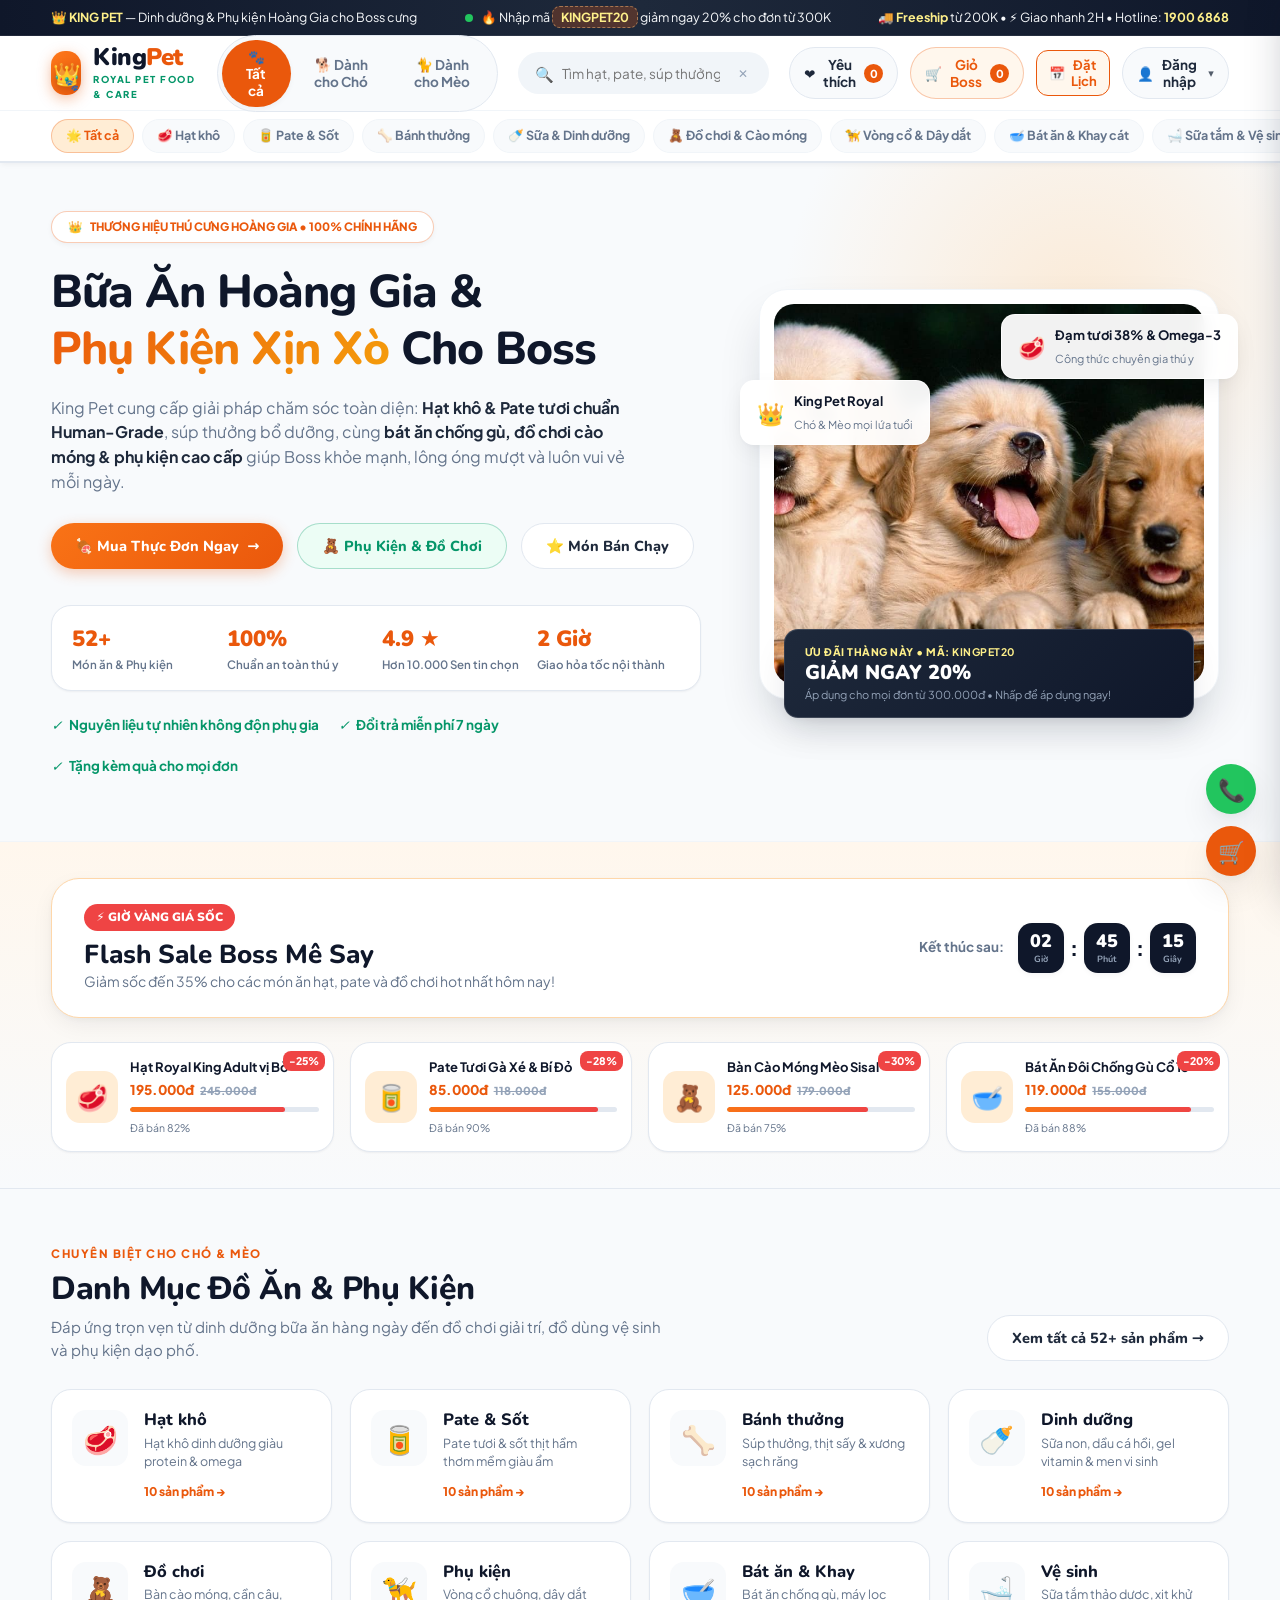
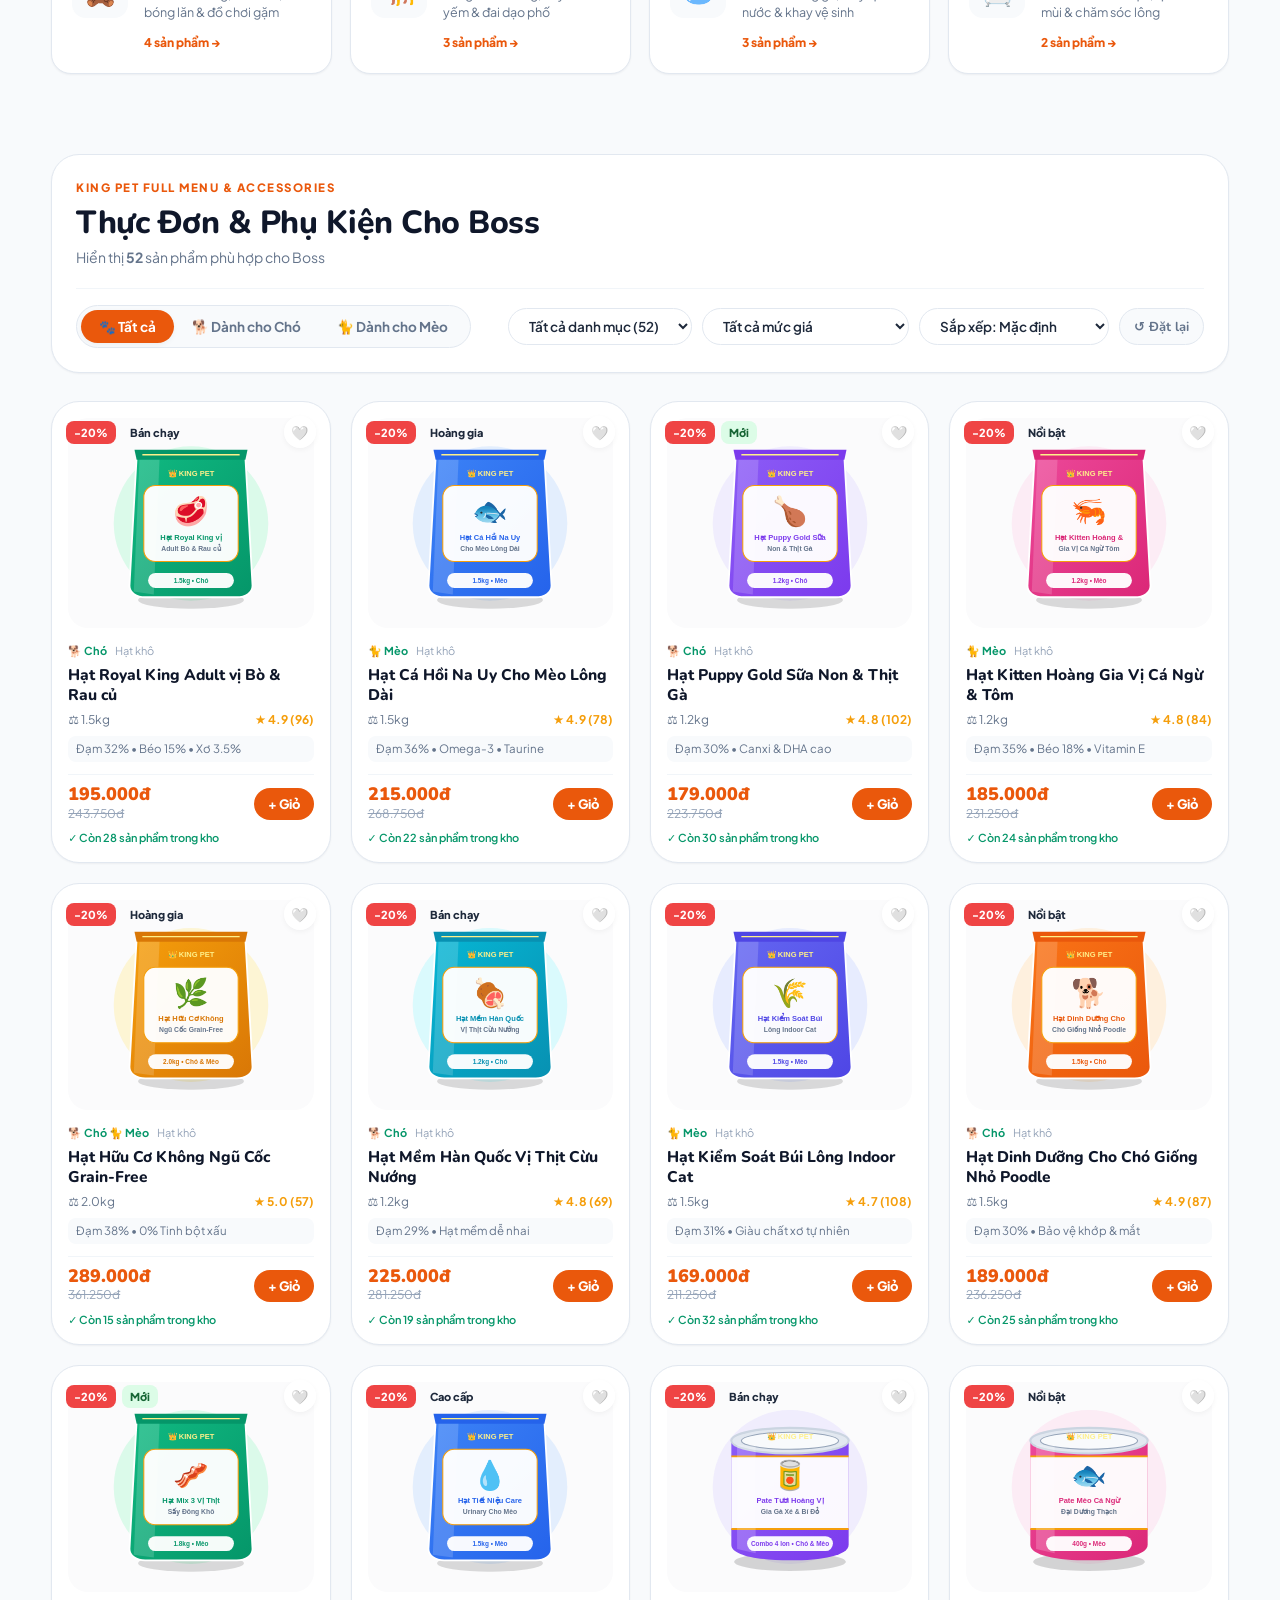
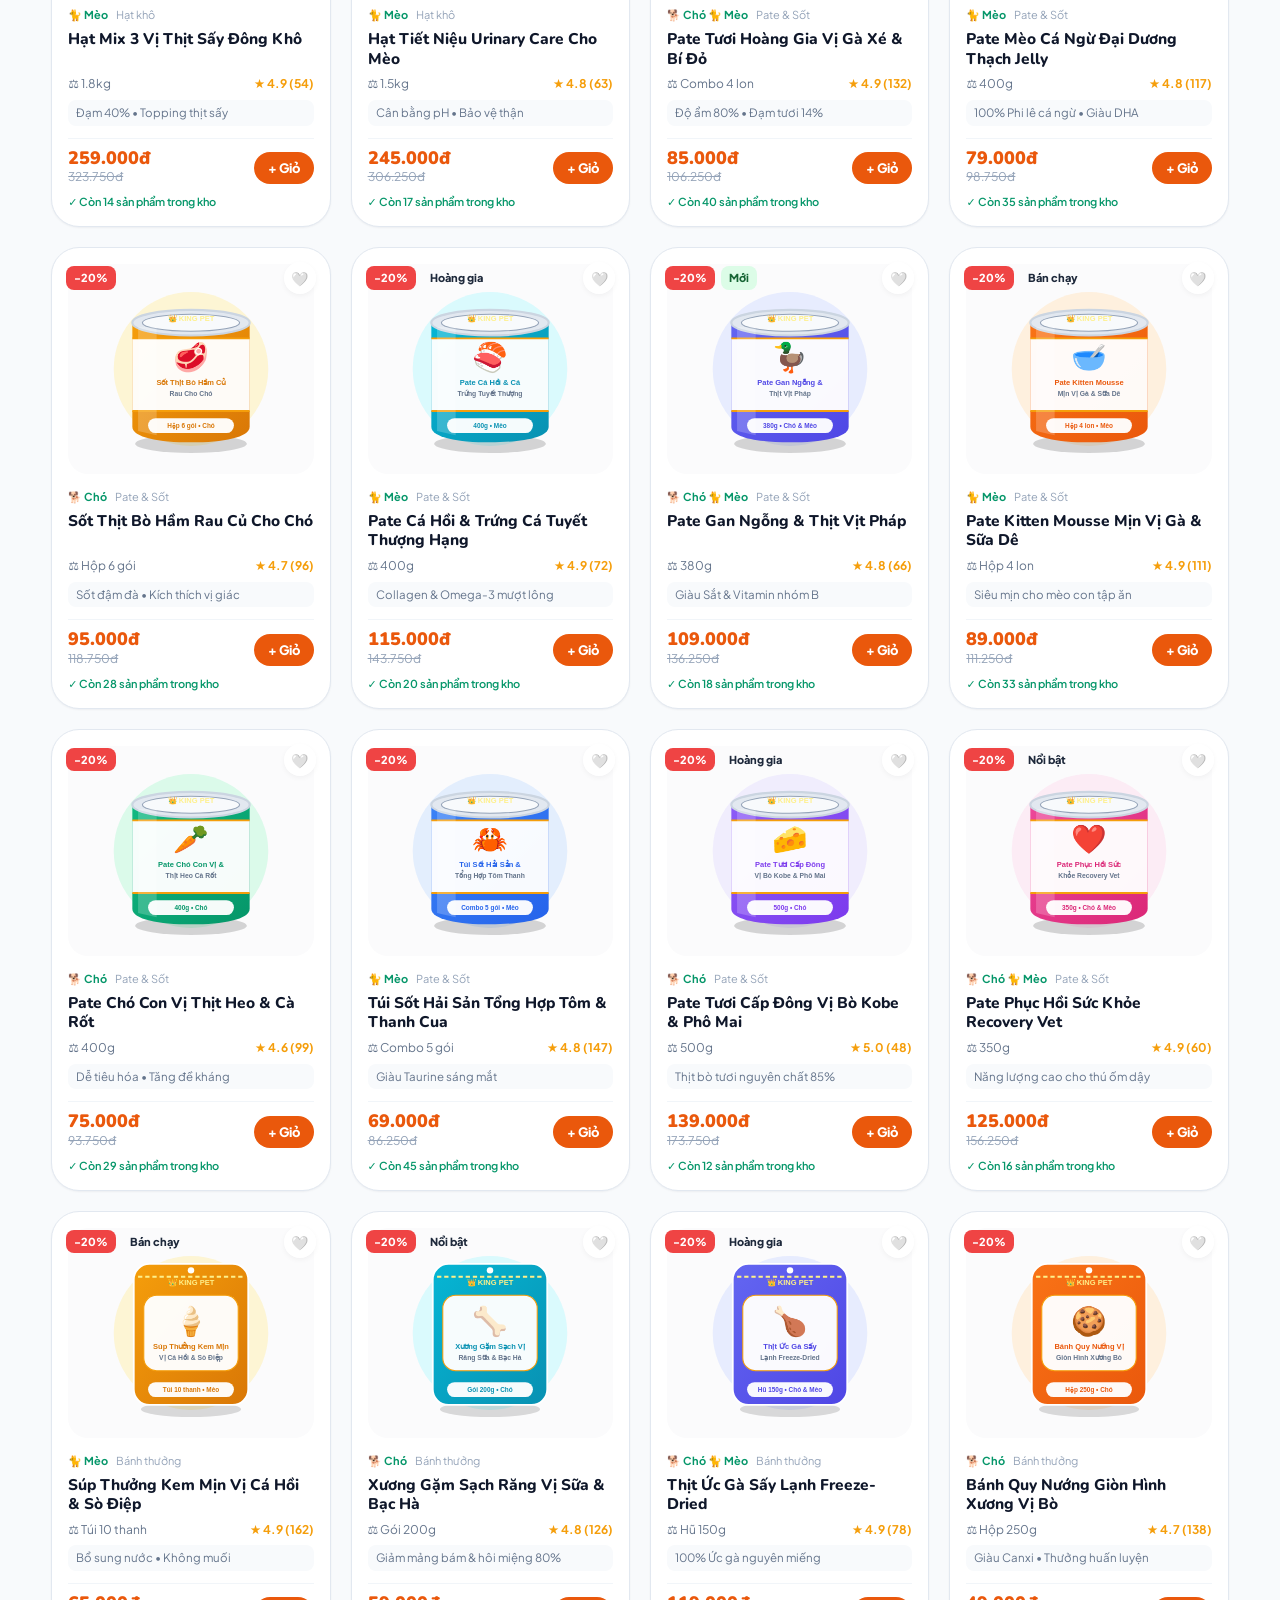
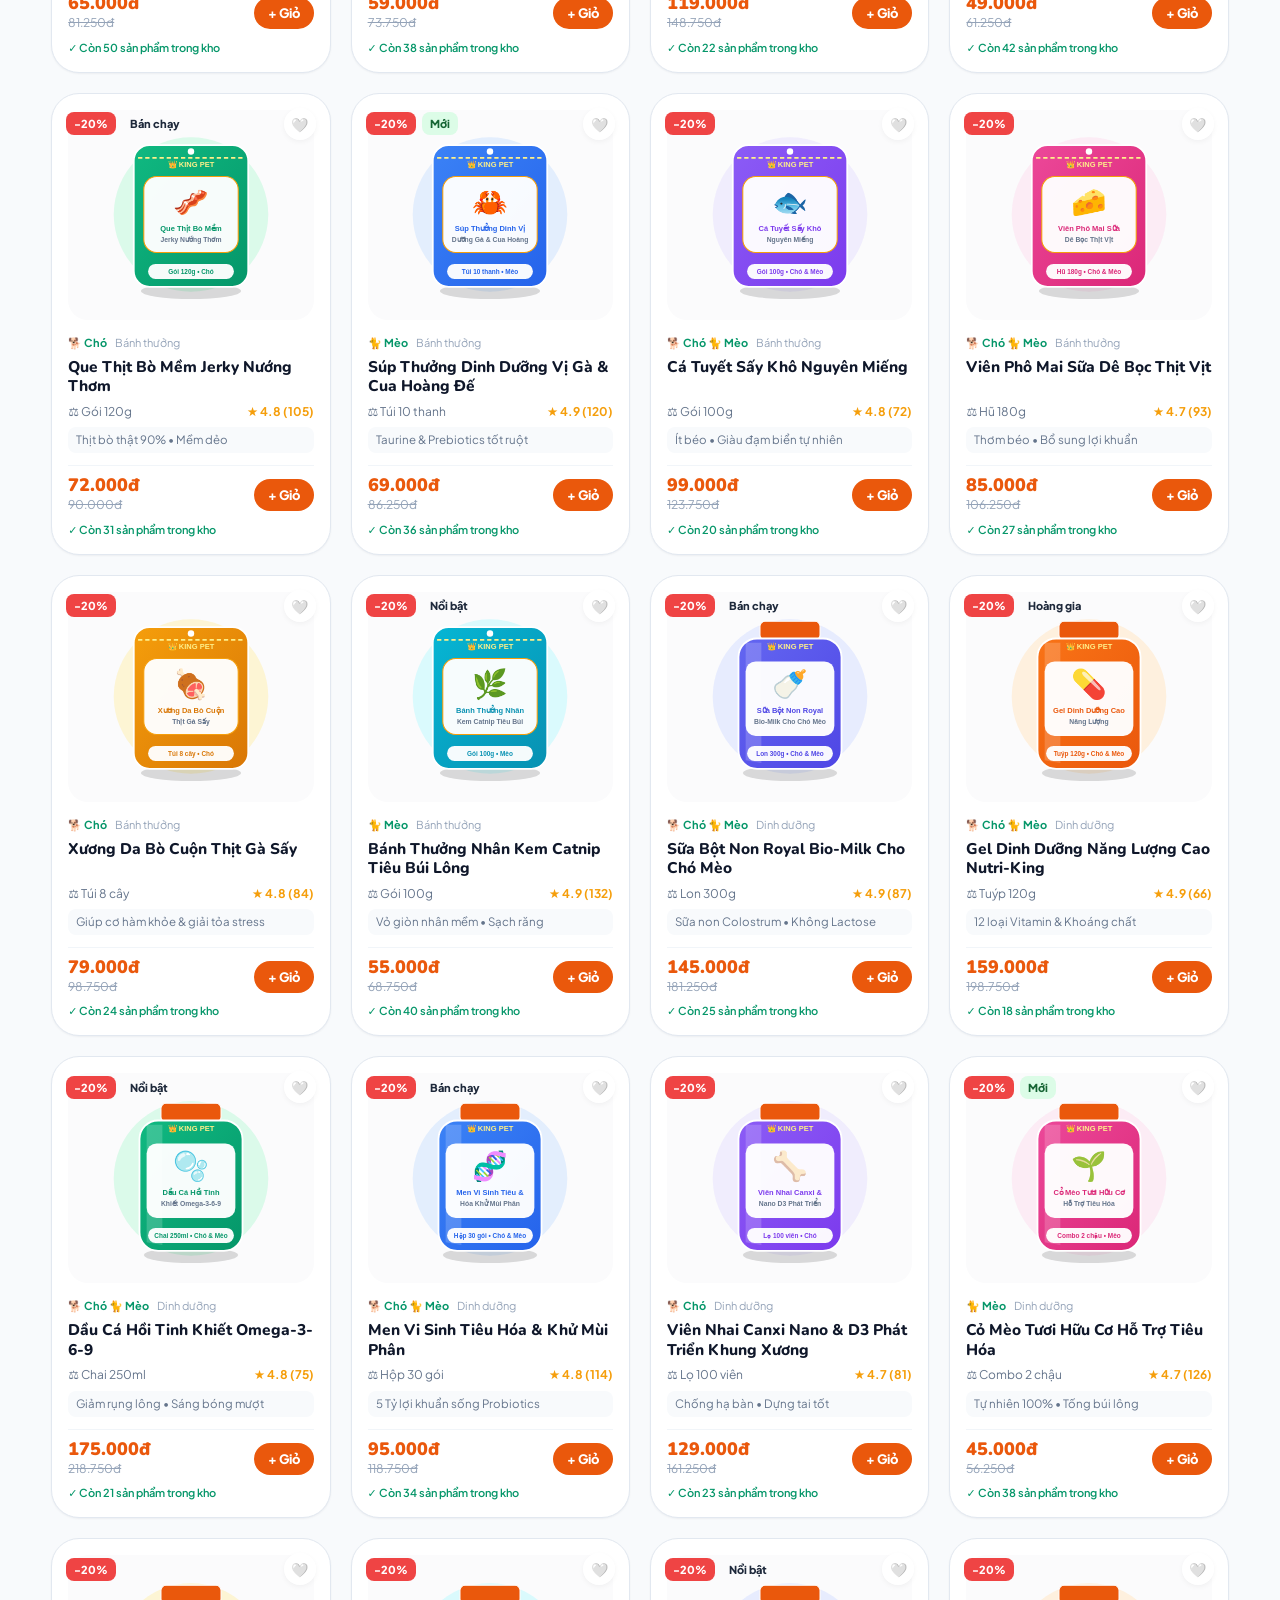
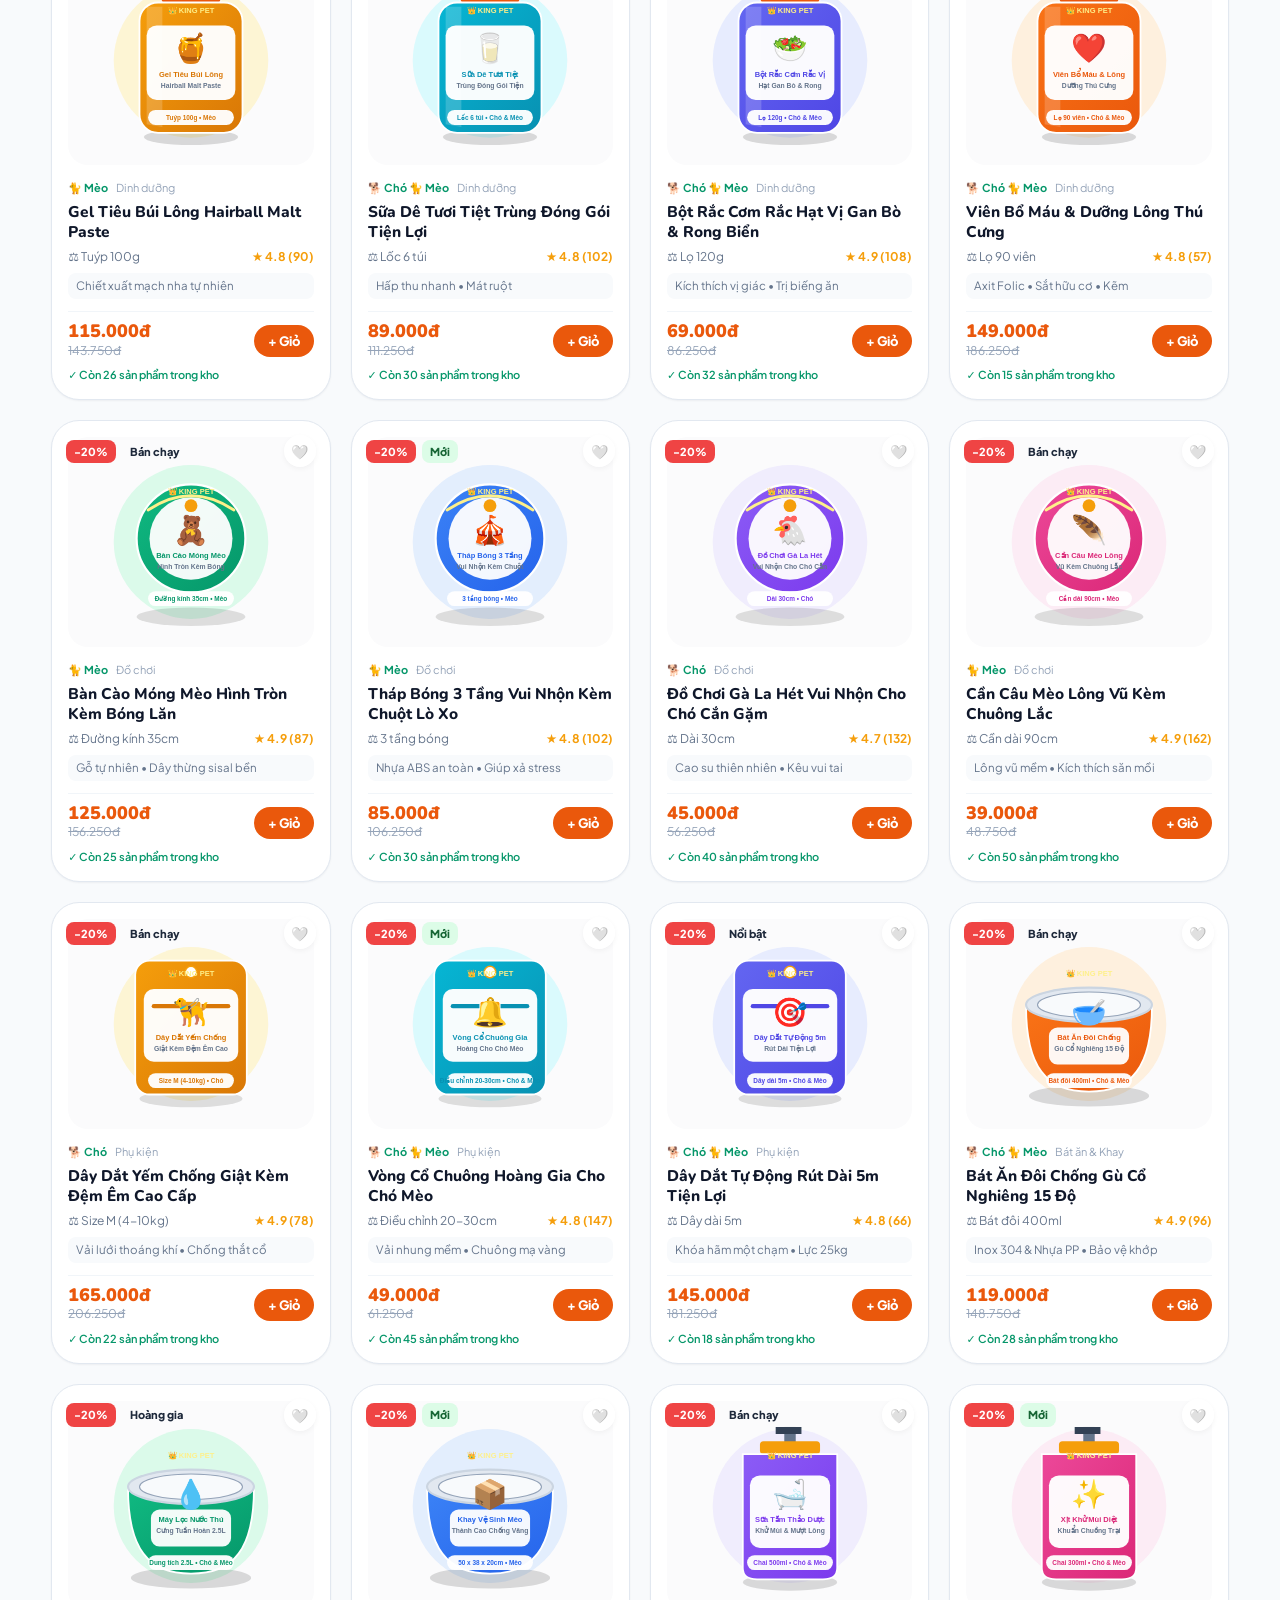
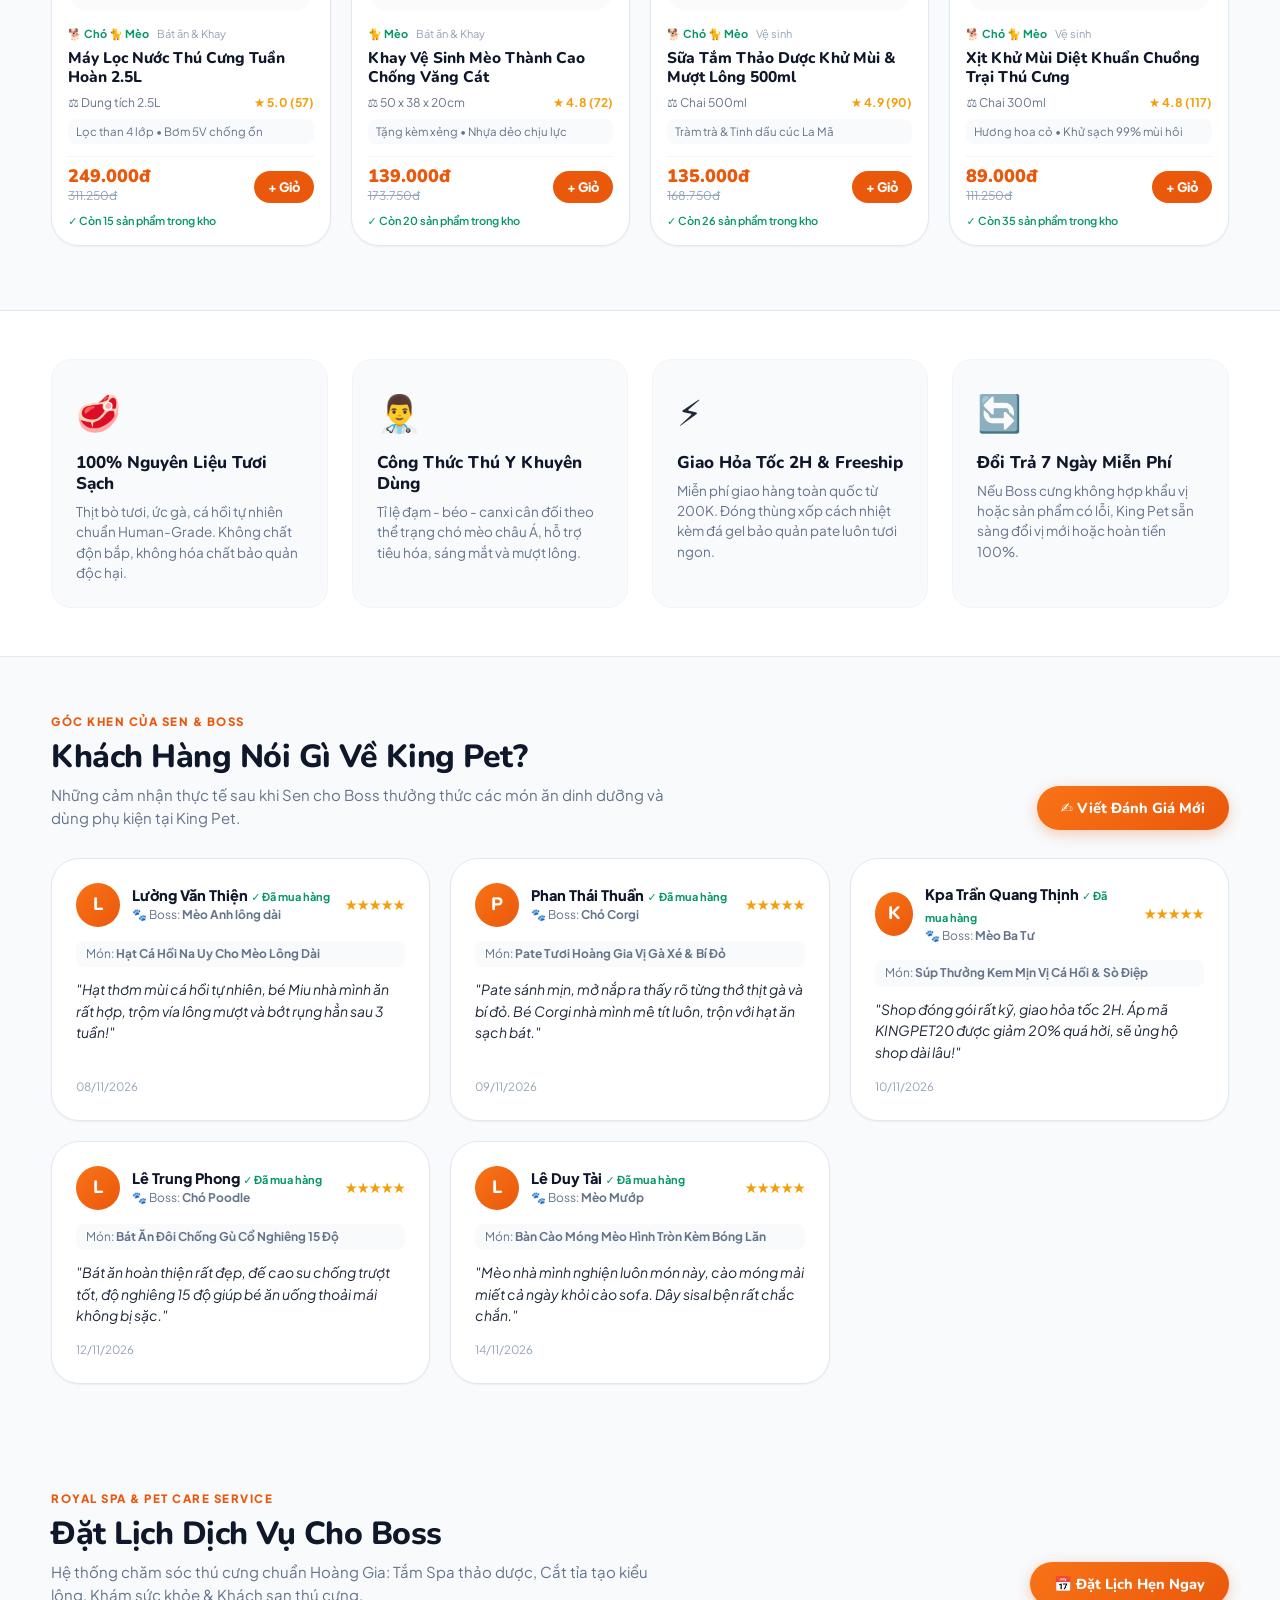
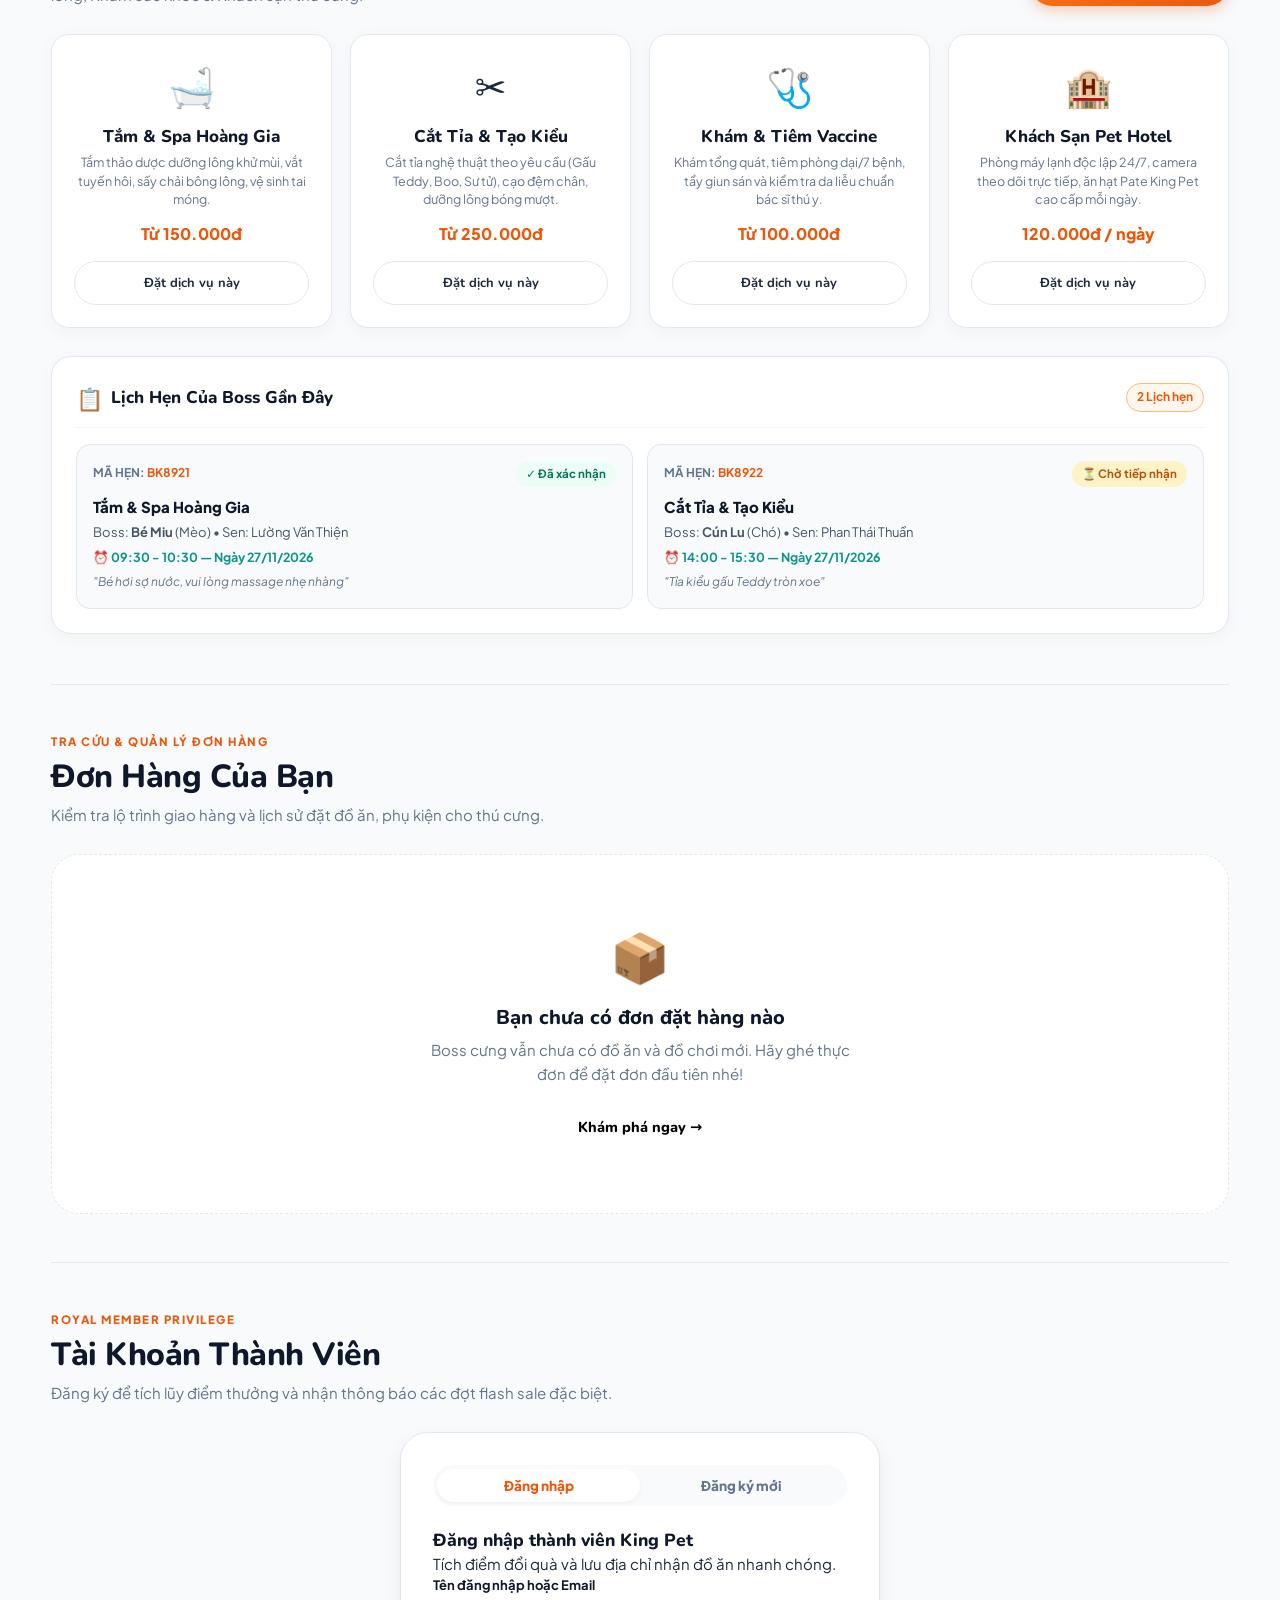
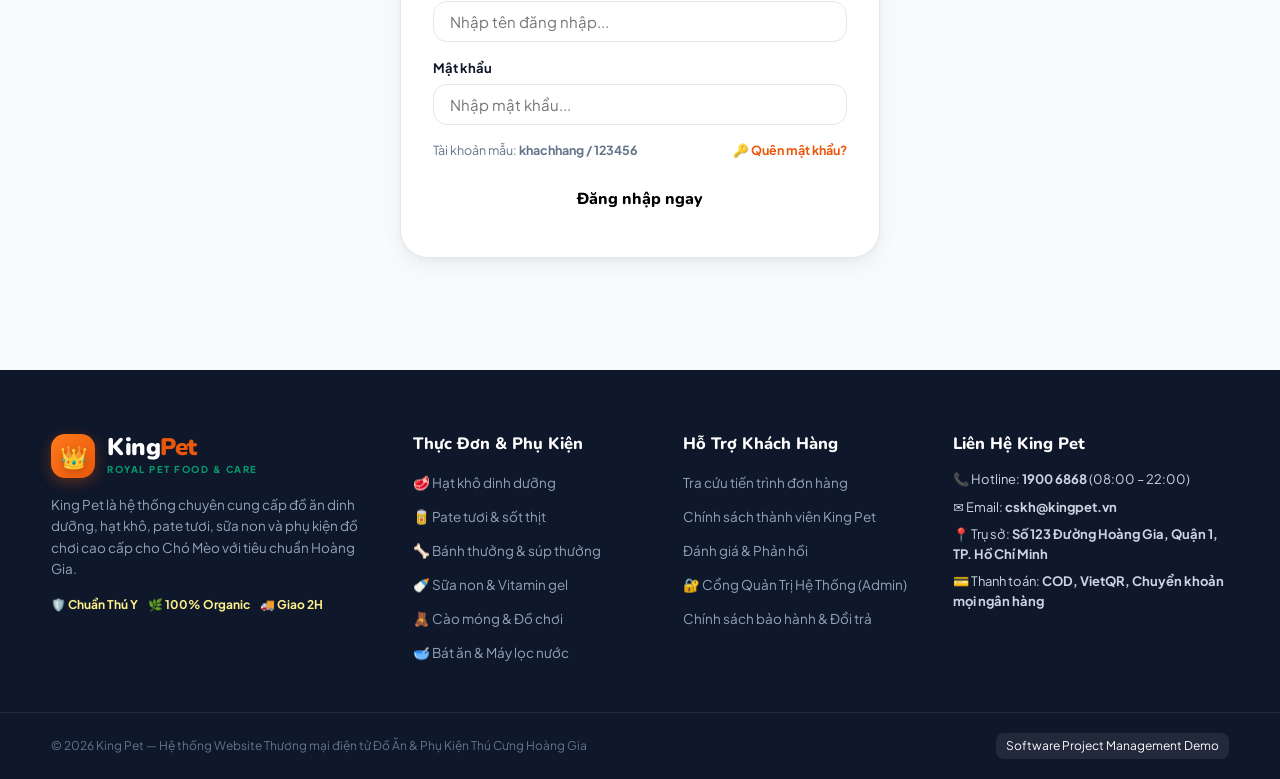
<file: index.html>
<!doctype html>
<html lang="vi">
<head>
  <meta charset="utf-8">
  <meta name="viewport" content="width=device-width, initial-scale=1">
  <title>King Pet — Cửa Hàng Đồ Ăn, Dinh Dưỡng & Phụ Kiện Thú Cưng Hoàng Gia</title>
  <meta name="description" content="King Pet - Chuyên 100% thức ăn dinh dưỡng, hạt khô, pate tươi, súp thưởng và phụ kiện đồ chơi cao cấp cho Chó và Mèo. Giao hàng hỏa tốc 2H, đổi trả 7 ngày.">
  <link rel="preconnect" href="https://fonts.googleapis.com">
  <link rel="preconnect" href="https://fonts.gstatic.com" crossorigin>
  <link href="https://fonts.googleapis.com/css2?family=Nunito:wght@400;600;700;800;900&family=Plus+Jakarta+Sans:wght@400;500;600;700&display=swap" rel="stylesheet">
  <link rel="stylesheet" href="styles.css?v=5.0">
  <style>
    /* CRITICAL MODAL & DROPDOWN OVERRIDE */
    .modal-backdrop {
      position: fixed !important;
      inset: 0 !important;
      background: rgba(15, 23, 42, 0.75) !important;
      backdrop-filter: blur(8px) !important;
      -webkit-backdrop-filter: blur(8px) !important;
      z-index: 2500 !important;
      display: flex !important;
      align-items: center !important;
      justify-content: center !important;
      padding: 20px !important;
    }
    .modal-box, .modal {
      background: #ffffff !important;
      background-color: #ffffff !important;
      border: 1.5px solid #e2e8f0 !important;
      border-radius: 24px !important;
      box-shadow: 0 25px 70px -15px rgba(15, 23, 42, 0.45) !important;
      color: #0f172a !important;
      z-index: 2600 !important;
    }
    .checkout-modal-content {
      background: #ffffff !important;
      border-radius: 24px !important;
      padding: 32px !important;
      width: min(980px, 95vw) !important;
    }
    .checkout-frame-card {
      background: #ffffff !important;
      border: 1.5px solid #e2e8f0 !important;
      border-radius: 18px !important;
      padding: 22px !important;
      box-shadow: 0 4px 16px rgba(0,0,0,0.04) !important;
    }
    .checkout-summary-col {
      background: #f8fafc !important;
      border: 1.5px solid #e2e8f0 !important;
      border-radius: 18px !important;
      padding: 24px !important;
      box-shadow: 0 4px 16px rgba(0,0,0,0.04) !important;
    }
    .pay-option {
      background: #f8fafc !important;
      border: 1.5px solid #cbd5e1 !important;
      border-radius: 14px !important;
      padding: 16px !important;
    }
    .pay-option:hover {
      border-color: #ea580c !important;
      background: #fff7ed !important;
    }
  </style>
</head>
<body>

<!-- TOAST THÔNG BÁO -->
<div id="toast" class="toast-container"></div>

<!-- TOP ANNOUNCEMENT STRIP -->
<div class="top-strip">
  <div class="container top-strip-inner">
    <div class="strip-item">
      <span>👑 <b>KING PET</b> — Dinh dưỡng & Phụ kiện Hoàng Gia cho Boss cưng</span>
    </div>
    <div class="strip-item hide-mobile">
      <span class="pulse-dot"></span>
      <span>🔥 Nhập mã <b class="copy-coupon" onclick="applyVoucherCode('KINGPET20'); toast('Đã sao chép & áp dụng mã KINGPET20!', 'success');" title="Nhấp để áp dụng ngay">KINGPET20</b> giảm ngay 20% cho đơn từ 300K</span>
    </div>
    <div class="strip-item">
      <span>🚚 <b>Freeship</b> từ 200K • ⚡ Giao nhanh 2H • Hotline: <b>1900 6868</b></span>
    </div>
  </div>
</div>

<!-- STICKY HEADER -->
<header class="header">
  <div class="container nav-container">
    <!-- Brand Logo -->
    <a class="brand" href="#home">
      <div class="logo-box">
        <span class="logo-crown">👑</span>
        <span class="logo-paw">🐾</span>
      </div>
      <div class="brand-text">
        <span class="brand-title">King<span>Pet</span></span>
        <small class="brand-sub">ROYAL PET FOOD & CARE</small>
      </div>
    </a>

    <!-- Interactive Pet Filter Switcher -->
    <div class="pet-quick-switch hide-mobile">
      <button class="switch-btn active pet-tab" data-pet="" onclick="setPetFilter('')">🐾 Tất cả</button>
      <button class="switch-btn pet-tab" data-pet="Chó" onclick="setPetFilter('Chó')">🐕 Dành cho Chó</button>
      <button class="switch-btn pet-tab" data-pet="Mèo" onclick="setPetFilter('Mèo')">🐈 Dành cho Mèo</button>
    </div>

    <!-- Intelligent Search Bar -->
    <div class="nav-search-wrap">
      <div class="search-box">
        <span class="search-icon">🔍</span>
        <input id="searchInput" type="search" placeholder="Tìm hạt, pate, súp thưởng, đồ chơi, bát ăn..." oninput="renderProducts()">
        <button class="search-clear-btn" onclick="document.getElementById('searchInput').value=''; renderProducts();" title="Xóa tìm kiếm">✕</button>
      </div>
    </div>

    <!-- User Action Icons -->
    <div class="nav-actions">
      <!-- Wishlist Action -->
      <button class="action-btn wishlist-nav-btn" onclick="location.hash='products'; filterCategory(''); toast('Hiển thị danh sách sản phẩm yêu thích', 'info');" title="Danh sách yêu thích">
        <span class="btn-icon">❤️</span>
        <span class="btn-text hide-tablet">Yêu thích</span>
        <b id="wishlistCount" class="badge-bubble">0</b>
      </button>

      <!-- Cart Drawer Action -->
      <button id="cartBtn" class="action-btn cart-nav-btn" onclick="openCart()" title="Giỏ đồ ăn & phụ kiện của Boss">
        <span class="btn-icon">🛒</span>
        <span class="btn-text hide-tablet">Giỏ Boss</span>
        <b id="cartCount" class="badge-bubble">0</b>
      </button>

      <!-- Pet Service Booking Action Button -->
      <button class="action-btn booking-nav-btn" onclick="openBookingModal()" title="Đặt lịch Spa, Cắt tỉa lông & Khám thú y cho Boss" style="background:#fff7ed; border:1.5px solid #ea580c; border-radius:12px; padding:6px 12px; display:flex; align-items:center; gap:6px; cursor:pointer; font-weight:700; font-size:13px; color:#ea580c; transition:all 0.2s ease;">
        <span class="btn-icon">📅</span>
        <span class="btn-text hide-tablet">Đặt Lịch</span>
      </button>

      <!-- Account / Profile Dropdown Action -->
      <div class="account-nav-wrap" id="accountNavWrap">
        <button id="accountNavBtn" class="action-btn account-nav-btn" onclick="toggleAccountDropdown(event)" title="Tài khoản thành viên & Hồ sơ Sen Boss" aria-haspopup="true" aria-expanded="false">
          <span class="btn-icon" id="userNavAvatar">👤</span>
          <span id="userLabel" class="btn-text">Đăng nhập</span>
          <span class="dropdown-caret">▾</span>
        </button>
        <div id="accountDropdownMenu" class="account-dropdown-menu" onclick="event.stopPropagation()"></div>
      </div>
    </div>
  </div>

  <!-- Secondary Category Quick-Bar -->
  <nav class="sub-nav-bar">
    <div class="container sub-nav-inner">
      <a href="#products" class="sub-nav-pill active" onclick="filterCategory(''); return false;">🌟 Tất cả</a>
      <a href="#products" class="sub-nav-pill" onclick="filterCategory('Hạt khô'); return false;">🥩 Hạt khô</a>
      <a href="#products" class="sub-nav-pill" onclick="filterCategory('Pate & Sốt'); return false;">🥫 Pate & Sốt</a>
      <a href="#products" class="sub-nav-pill" onclick="filterCategory('Bánh thưởng'); return false;">🦴 Bánh thưởng</a>
      <a href="#products" class="sub-nav-pill" onclick="filterCategory('Dinh dưỡng'); return false;">🍼 Sữa & Dinh dưỡng</a>
      <a href="#products" class="sub-nav-pill" onclick="filterCategory('Đồ chơi'); return false;">🧸 Đồ chơi & Cào móng</a>
      <a href="#products" class="sub-nav-pill" onclick="filterCategory('Phụ kiện'); return false;">🦮 Vòng cổ & Dây dắt</a>
      <a href="#products" class="sub-nav-pill" onclick="filterCategory('Bát ăn & Khay'); return false;">🥣 Bát ăn & Khay cát</a>
      <a href="#products" class="sub-nav-pill" onclick="filterCategory('Vệ sinh'); return false;">🛁 Sữa tắm & Vệ sinh</a>
      <a href="#booking" class="sub-nav-pill" style="border:1.5px solid #ea580c; color:#ea580c; font-weight:800; background:#fff7ed;">📅 Đặt Lịch Dịch Vụ</a>
      <a href="#flashSale" class="sub-nav-pill hot-deal-pill">🔥 Flash Sale Sốc</a>
    </div>
  </nav>
</header>

<main>
  <!-- HERO SECTION WITH HIGH-CONVERTING E-COMMERCE DESIGN -->
  <section id="home" class="hero">
    <div class="hero-bg-accent"></div>
    <div class="container hero-layout">
      <!-- Left Hero Copy -->
      <div class="hero-copy">
        <div class="hero-royal-badge">
          <span class="badge-crown">👑</span>
          <span>THƯƠNG HIỆU THÚ CƯNG HOÀNG GIA • 100% CHÍNH HÃNG</span>
        </div>

        <h1 class="hero-heading">
          Bữa Ăn Hoàng Gia &<br>
          <span class="gradient-text">Phụ Kiện Xịn Xò</span> Cho Boss
        </h1>

        <p class="hero-desc">
          King Pet cung cấp giải pháp chăm sóc toàn diện: <b>Hạt khô & Pate tươi chuẩn Human-Grade</b>, súp thưởng bổ dưỡng, cùng <b>bát ăn chống gù, đồ chơi cào móng & phụ kiện cao cấp</b> giúp Boss khỏe mạnh, lông óng mượt và luôn vui vẻ mỗi ngày.
        </p>

        <div class="hero-cta-group">
          <a href="#products" class="btn btn-primary btn-cta">
            <span>🍖 Mua Thực Đơn Ngay</span>
            <span class="arrow-ico">→</span>
          </a>
          <button class="btn btn-secondary" onclick="filterCategory('Đồ chơi')">
            <span>🧸 Phụ Kiện & Đồ Chơi</span>
          </button>
          <button class="btn btn-outline" onclick="showFeatured()">
            <span>⭐ Món Bán Chạy</span>
          </button>
        </div>

        <!-- Trust Badges & Metrics -->
        <div class="hero-metrics-grid">
          <div class="metric-card">
            <span class="metric-val">52+</span>
            <span class="metric-lbl">Món ăn & Phụ kiện</span>
          </div>
          <div class="metric-card">
            <span class="metric-val">100%</span>
            <span class="metric-lbl">Chuẩn an toàn thú y</span>
          </div>
          <div class="metric-card">
            <span class="metric-val">4.9 ★</span>
            <span class="metric-lbl">Hơn 10.000 Sen tin chọn</span>
          </div>
          <div class="metric-card">
            <span class="metric-val">2 Giờ</span>
            <span class="metric-lbl">Giao hỏa tốc nội thành</span>
          </div>
        </div>

        <div class="hero-trust-list">
          <span><i class="check-ico">✓</i> Nguyên liệu tự nhiên không độn phụ gia</span>
          <span><i class="check-ico">✓</i> Đổi trả miễn phí 7 ngày</span>
          <span><i class="check-ico">✓</i> Tặng kèm quà cho mọi đơn</span>
        </div>
      </div>

      <!-- Right Hero Visual Card -->
      <div class="hero-visual-area">
        <div class="hero-card-3d" id="heroTilt">
          <div class="hero-img-container">
            <img src="hero-pet.jpg" alt="Thú cưng hoàng gia King Pet" class="hero-pet-image" onerror="this.src='https://cdn-media.sforum.vn/storage/app/media/thanhhuyen/%E1%BA%A3nh%20%C4%91%E1%BB%99ng%20v%E1%BA%ADt/2/anh-dong-vat-17.jpg'">
            <div class="hero-card-overlay"></div>
          </div>

          <!-- Floating Badge Top Right -->
          <div class="float-chip chip-top-right">
            <span class="chip-icon">🥩</span>
            <div class="chip-content">
              <strong>Đạm tươi 38% & Omega-3</strong>
              <small>Công thức chuyên gia thú y</small>
            </div>
          </div>

          <!-- Floating Badge Top Left -->
          <div class="float-chip chip-top-left">
            <span class="chip-icon">👑</span>
            <div class="chip-content">
              <strong>King Pet Royal</strong>
              <small>Chó & Mèo mọi lứa tuổi</small>
            </div>
          </div>

          <!-- Floating Promo Voucher Card Bottom -->
          <div class="float-voucher-card">
            <div class="voucher-tag">ƯU ĐÃI THÀNG NÀY • MÃ: <b>KINGPET20</b></div>
            <div class="voucher-discount">GIẢM NGAY 20%</div>
            <div class="voucher-note">Áp dụng cho mọi đơn từ 300.000đ • Nhấp để áp dụng ngay!</div>
          </div>
        </div>
      </div>
    </div>
  </section>

  <!-- FLASH SALE / GIỜ VÀNG GIÁ SỐC VỚI COUNTDOWN TIMER -->
  <section id="flashSale" class="flash-sale-section">
    <div class="container">
      <div class="flash-sale-banner">
        <div class="flash-sale-title">
          <div class="flash-badge">⚡ GIỜ VÀNG GIÁ SỐC</div>
          <h2>Flash Sale Boss Mê Say</h2>
          <p>Giảm sốc đến 35% cho các món ăn hạt, pate và đồ chơi hot nhất hôm nay!</p>
        </div>

        <div class="flash-countdown-box">
          <span class="cd-label">Kết thúc sau:</span>
          <div class="cd-timer">
            <div class="cd-block"><span id="flashHour">02</span><small>Giờ</small></div>
            <span class="cd-colon">:</span>
            <div class="cd-block"><span id="flashMinute">45</span><small>Phút</small></div>
            <span class="cd-colon">:</span>
            <div class="cd-block"><span id="flashSecond">18</span><small>Giây</small></div>
          </div>
        </div>
      </div>

      <!-- Quick Flash Items Highlight -->
      <div class="flash-items-preview">
        <div class="flash-mini-card" onclick="openProductQuickView(1)">
          <div class="flash-badge-mini">-25%</div>
          <div class="mini-card-thumb">🥩</div>
          <div class="mini-card-text">
            <b>Hạt Royal King Adult vị Bò</b>
            <span class="sale-price">195.000đ <del>245.000đ</del></span>
            <div class="flash-progress"><div class="fill" style="width: 82%"></div></div>
            <small>Đã bán 82%</small>
          </div>
        </div>

        <div class="flash-mini-card" onclick="openProductQuickView(11)">
          <div class="flash-badge-mini">-28%</div>
          <div class="mini-card-thumb">🥫</div>
          <div class="mini-card-text">
            <b>Pate Tươi Gà Xé & Bí Đỏ</b>
            <span class="sale-price">85.000đ <del>118.000đ</del></span>
            <div class="flash-progress"><div class="fill" style="width: 90%"></div></div>
            <small>Đã bán 90%</small>
          </div>
        </div>

        <div class="flash-mini-card" onclick="openProductQuickView(41)">
          <div class="flash-badge-mini">-30%</div>
          <div class="mini-card-thumb">🧸</div>
          <div class="mini-card-text">
            <b>Bàn Cào Móng Mèo Sisal</b>
            <span class="sale-price">125.000đ <del>179.000đ</del></span>
            <div class="flash-progress"><div class="fill" style="width: 75%"></div></div>
            <small>Đã bán 75%</small>
          </div>
        </div>

        <div class="flash-mini-card" onclick="openProductQuickView(46)">
          <div class="flash-badge-mini">-20%</div>
          <div class="mini-card-thumb">🥣</div>
          <div class="mini-card-text">
            <b>Bát Ăn Đôi Chống Gù Cổ 15°</b>
            <span class="sale-price">119.000đ <del>155.000đ</del></span>
            <div class="flash-progress"><div class="fill" style="width: 88%"></div></div>
            <small>Đã bán 88%</small>
          </div>
        </div>
      </div>
    </div>
  </section>

  <!-- 8 CHUYÊN MỤC ĐỒ ĂN & PHỤ KIỆN SHOWCASE -->
  <section id="categories" class="container category-section">
    <div class="section-header">
      <div class="header-left">
        <span class="sub-kicker">CHUYÊN BIỆT CHO CHÓ & MÈO</span>
        <h2 class="section-title">Danh Mục Đồ Ăn & Phụ Kiện</h2>
        <p class="section-desc">Đáp ứng trọn vẹn từ dinh dưỡng bữa ăn hàng ngày đến đồ chơi giải trí, đồ dùng vệ sinh và phụ kiện dạo phố.</p>
      </div>
      <button class="btn btn-outline hide-mobile" onclick="location.hash='products'; filterCategory('');">
        Xem tất cả 52+ sản phẩm →
      </button>
    </div>
    <div id="categoryGridClient" class="category-grid"></div>
  </section>

  <!-- PRODUCT CATALOG SECTION -->
  <section id="products" class="container product-section">
    <div class="catalog-top-panel">
      <div class="catalog-heading">
        <span class="sub-kicker">KING PET FULL MENU & ACCESSORIES</span>
        <h2 class="section-title">Thực Đơn & Phụ Kiện Cho Boss</h2>
        <p id="productCount" class="product-count-label"></p>
      </div>

      <!-- Filters & Sorting Control Bar -->
      <div class="catalog-controls">
        <div class="pet-tab-group">
          <button class="pet-tab active" data-pet="" onclick="setPetFilter('')">🐾 Tất cả</button>
          <button class="pet-tab" data-pet="Chó" onclick="setPetFilter('Chó')">🐕 Dành cho Chó</button>
          <button class="pet-tab" data-pet="Mèo" onclick="setPetFilter('Mèo')">🐈 Dành cho Mèo</button>
        </div>

        <div class="select-filters-group">
          <select id="categoryFilter" onchange="renderProducts()" class="custom-select">
            <option value="">Tất cả danh mục</option>
          </select>

          <select id="priceFilter" onchange="renderProducts()" class="custom-select">
            <option value="">Tất cả mức giá</option>
            <option value="under100">Dưới 100.000đ</option>
            <option value="100to200">100.000đ - 200.000đ</option>
            <option value="over200">Trên 200.000đ</option>
          </select>

          <select id="sortFilter" onchange="renderProducts()" class="custom-select">
            <option value="default">Sắp xếp: Mặc định</option>
            <option value="low">Giá: Thấp → Cao</option>
            <option value="high">Giá: Cao → Thấp</option>
            <option value="rating">Đánh giá: Cao nhất ★</option>
            <option value="stock">Kho hàng: Nhiều nhất</option>
          </select>

          <button class="btn btn-reset-filter" onclick="resetFilters()" title="Đặt lại bộ lọc">
            ↺ Đặt lại
          </button>
        </div>
      </div>
    </div>

    <!-- Product Grid View -->
    <div id="productGrid" class="product-grid"></div>
  </section>

  <!-- 4 VALUE PROPOSITIONS (WHY CHOOSE KING PET) -->
  <section class="trust-pillars-section">
    <div class="container">
      <div class="pillars-grid">
        <div class="pillar-card">
          <div class="pillar-icon">🥩</div>
          <h3>100% Nguyên Liệu Tươi Sạch</h3>
          <p>Thịt bò tươi, ức gà, cá hồi tự nhiên chuẩn Human-Grade. Không chất độn bắp, không hóa chất bảo quản độc hại.</p>
        </div>
        <div class="pillar-card">
          <div class="pillar-icon">👨‍⚕️</div>
          <h3>Công Thức Thú Y Khuyên Dùng</h3>
          <p>Tỉ lệ đạm - béo - canxi cân đối theo thể trạng chó mèo châu Á, hỗ trợ tiêu hóa, sáng mắt và mượt lông.</p>
        </div>
        <div class="pillar-card">
          <div class="pillar-icon">⚡</div>
          <h3>Giao Hỏa Tốc 2H & Freeship</h3>
          <p>Miễn phí giao hàng toàn quốc từ 200K. Đóng thùng xốp cách nhiệt kèm đá gel bảo quản pate luôn tươi ngon.</p>
        </div>
        <div class="pillar-card">
          <div class="pillar-icon">🔄</div>
          <h3>Đổi Trả 7 Ngày Miễn Phí</h3>
          <p>Nếu Boss cưng không hợp khẩu vị hoặc sản phẩm có lỗi, King Pet sẵn sàng đổi vị mới hoặc hoàn tiền 100%.</p>
        </div>
      </div>
    </div>
  </section>

  <!-- CUSTOMER REVIEWS & UGC FEEDBACK -->
  <section id="reviewsSection" class="container reviews-section">
    <div class="section-header">
      <div class="header-left">
        <span class="sub-kicker">GÓC KHEN CỦA SEN & BOSS</span>
        <h2 class="section-title">Khách Hàng Nói Gì Về King Pet?</h2>
        <p class="section-desc">Những cảm nhận thực tế sau khi Sen cho Boss thưởng thức các món ăn dinh dưỡng và dùng phụ kiện tại King Pet.</p>
      </div>
      <button class="btn btn-primary" onclick="openReviewModal()">
        ✍️ Viết Đánh Giá Mới
      </button>
    </div>
    <div id="clientReviewsBox" class="reviews-grid"></div>
  </section>

  <!-- PET SERVICE BOOKING (ĐẶT LỊCH SPA, CẮT TỈA, KHÁM THÚ Y) -->
  <section id="booking" class="container booking-section" style="margin-top: 50px; margin-bottom: 50px;">
    <div class="section-header">
      <div class="header-left">
        <span class="sub-kicker">ROYAL SPA &amp; PET CARE SERVICE</span>
        <h2 class="section-title">Đặt Lịch Dịch Vụ Cho Boss</h2>
        <p class="section-desc">Hệ thống chăm sóc thú cưng chuẩn Hoàng Gia: Tắm Spa thảo dược, Cắt tỉa tạo kiểu lông, Khám sức khỏe &amp; Khách sạn thú cưng.</p>
      </div>
      <button class="btn btn-primary" onclick="openBookingModal()">
        📅 Đặt Lịch Hẹn Ngay
      </button>
    </div>

    <!-- Booking Service Cards Preview -->
    <div class="booking-cards-grid" style="display: grid; grid-template-columns: repeat(auto-fit, minmax(260px, 1fr)); gap: 18px; margin-bottom: 28px;">
      <div class="service-preview-card" style="background:#fff; border:1.5px solid #e2e8f0; border-radius:18px; padding:22px; box-shadow:0 4px 16px rgba(0,0,0,0.04); text-align:center; transition:all 0.2s ease;">
        <div style="font-size:38px; margin-bottom:10px;">🛁</div>
        <h3 style="font-size:17px; font-weight:800; color:#0f172a; margin:0 0 6px;">Tắm &amp; Spa Hoàng Gia</h3>
        <p style="font-size:12.5px; color:#64748b; line-height:1.45; margin:0 0 14px;">Tắm thảo dược dưỡng lông khử mùi, vắt tuyến hôi, sấy chải bông lông, vệ sinh tai móng.</p>
        <div style="font-weight:900; color:#ea580c; font-size:16px; margin-bottom:14px;">Từ 150.000đ</div>
        <button class="btn btn-outline full" onclick="openBookingModal('Tắm &amp; Spa Hoàng Gia', 150000)" style="width:100%; font-size:13px; font-weight:700;">Đặt dịch vụ này</button>
      </div>

      <div class="service-preview-card" style="background:#fff; border:1.5px solid #e2e8f0; border-radius:18px; padding:22px; box-shadow:0 4px 16px rgba(0,0,0,0.04); text-align:center; transition:all 0.2s ease;">
        <div style="font-size:38px; margin-bottom:10px;">✂️</div>
        <h3 style="font-size:17px; font-weight:800; color:#0f172a; margin:0 0 6px;">Cắt Tỉa &amp; Tạo Kiểu</h3>
        <p style="font-size:12.5px; color:#64748b; line-height:1.45; margin:0 0 14px;">Cắt tỉa nghệ thuật theo yêu cầu (Gấu Teddy, Boo, Sư tử), cạo đệm chân, dưỡng lông bóng mượt.</p>
        <div style="font-weight:900; color:#ea580c; font-size:16px; margin-bottom:14px;">Từ 250.000đ</div>
        <button class="btn btn-outline full" onclick="openBookingModal('Cắt Tỉa &amp; Tạo Kiểu', 250000)" style="width:100%; font-size:13px; font-weight:700;">Đặt dịch vụ này</button>
      </div>

      <div class="service-preview-card" style="background:#fff; border:1.5px solid #e2e8f0; border-radius:18px; padding:22px; box-shadow:0 4px 16px rgba(0,0,0,0.04); text-align:center; transition:all 0.2s ease;">
        <div style="font-size:38px; margin-bottom:10px;">🩺</div>
        <h3 style="font-size:17px; font-weight:800; color:#0f172a; margin:0 0 6px;">Khám &amp; Tiêm Vaccine</h3>
        <p style="font-size:12.5px; color:#64748b; line-height:1.45; margin:0 0 14px;">Khám tổng quát, tiêm phòng dại/7 bệnh, tẩy giun sán và kiểm tra da liễu chuẩn bác sĩ thú y.</p>
        <div style="font-weight:900; color:#ea580c; font-size:16px; margin-bottom:14px;">Từ 100.000đ</div>
        <button class="btn btn-outline full" onclick="openBookingModal('Khám &amp; Tiêm Vaccine', 100000)" style="width:100%; font-size:13px; font-weight:700;">Đặt dịch vụ này</button>
      </div>

      <div class="service-preview-card" style="background:#fff; border:1.5px solid #e2e8f0; border-radius:18px; padding:22px; box-shadow:0 4px 16px rgba(0,0,0,0.04); text-align:center; transition:all 0.2s ease;">
        <div style="font-size:38px; margin-bottom:10px;">🏨</div>
        <h3 style="font-size:17px; font-weight:800; color:#0f172a; margin:0 0 6px;">Khách Sạn Pet Hotel</h3>
        <p style="font-size:12.5px; color:#64748b; line-height:1.45; margin:0 0 14px;">Phòng máy lạnh độc lập 24/7, camera theo dõi trực tiếp, ăn hạt Pate King Pet cao cấp mỗi ngày.</p>
        <div style="font-weight:900; color:#ea580c; font-size:16px; margin-bottom:14px;">120.000đ / ngày</div>
        <button class="btn btn-outline full" onclick="openBookingModal('Khách Sạn Pet Hotel', 120000)" style="width:100%; font-size:13px; font-weight:700;">Đặt dịch vụ này</button>
      </div>
    </div>

    <!-- Active Bookings Container for Current User -->
    <div id="myBookingsBox"></div>
  </section>

  <!-- MY ORDERS TRACKING -->
  <section id="orders" class="container orders-section">
    <div class="section-header">
      <div class="header-left">
        <span class="sub-kicker">TRA CỨU & QUẢN LÝ ĐƠN HÀNG</span>
        <h2 class="section-title">Đơn Hàng Của Bạn</h2>
        <p class="section-desc">Kiểm tra lộ trình giao hàng và lịch sử đặt đồ ăn, phụ kiện cho thú cưng.</p>
      </div>
    </div>
    <div id="ordersBox"></div>
  </section>

  <!-- ACCOUNT & PROFILE -->
  <section id="account" class="container account-section">
    <div class="section-header">
      <div class="header-left">
        <span class="sub-kicker">ROYAL MEMBER PRIVILEGE</span>
        <h2 class="section-title">Tài Khoản Thành Viên</h2>
        <p class="section-desc">Đăng ký để tích lũy điểm thưởng và nhận thông báo các đợt flash sale đặc biệt.</p>
      </div>
    </div>
    <div id="accountBox"></div>
  </section>
</main>

<!-- FOOTER -->
<footer class="footer">
  <div class="container footer-grid">
    <!-- Col 1: About -->
    <div class="footer-col brand-col">
      <a class="brand footer-brand" href="#home">
        <div class="logo-box">
          <span class="logo-crown">👑</span>
        </div>
        <div class="brand-text">
          <span class="brand-title">King<span>Pet</span></span>
          <small class="brand-sub">ROYAL PET FOOD & CARE</small>
        </div>
      </a>
      <p class="footer-about">
        King Pet là hệ thống chuyên cung cấp đồ ăn dinh dưỡng, hạt khô, pate tươi, sữa non và phụ kiện đồ chơi cao cấp cho Chó Mèo với tiêu chuẩn Hoàng Gia.
      </p>
      <div class="footer-cert-badges">
        <span>🛡️ Chuẩn Thú Y</span>
        <span>🌿 100% Organic</span>
        <span>🚚 Giao 2H</span>
      </div>
    </div>

    <!-- Col 2: Categories -->
    <div class="footer-col">
      <h4 class="footer-title">Thực Đơn & Phụ Kiện</h4>
      <ul class="footer-links">
        <li><a href="#products" onclick="filterCategory('Hạt khô')">🥩 Hạt khô dinh dưỡng</a></li>
        <li><a href="#products" onclick="filterCategory('Pate & Sốt')">🥫 Pate tươi & sốt thịt</a></li>
        <li><a href="#products" onclick="filterCategory('Bánh thưởng')">🦴 Bánh thưởng & súp thưởng</a></li>
        <li><a href="#products" onclick="filterCategory('Dinh dưỡng')">🍼 Sữa non & Vitamin gel</a></li>
        <li><a href="#products" onclick="filterCategory('Đồ chơi')">🧸 Cào móng & Đồ chơi</a></li>
        <li><a href="#products" onclick="filterCategory('Bát ăn & Khay')">🥣 Bát ăn & Máy lọc nước</a></li>
      </ul>
    </div>

    <!-- Col 3: Customer Service -->
    <div class="footer-col">
      <h4 class="footer-title">Hỗ Trợ Khách Hàng</h4>
      <ul class="footer-links">
        <li><a href="#orders">Tra cứu tiến trình đơn hàng</a></li>
        <li><a href="#account">Chính sách thành viên King Pet</a></li>
        <li><a href="#reviewsSection">Đánh giá & Phản hồi</a></li>
        <li><a href="admin.html">🔐 Cổng Quản Trị Hệ Thống (Admin)</a></li>
        <li><a href="#home">Chính sách bảo hành & Đổi trả</a></li>
      </ul>
    </div>

    <!-- Col 4: Contact -->
    <div class="footer-col contact-col">
      <h4 class="footer-title">Liên Hệ King Pet</h4>
      <p>📞 Hotline: <b>1900 6868</b> (08:00 – 22:00)</p>
      <p>✉️ Email: <b>cskh@kingpet.vn</b></p>
      <p>📍 Trụ sở: <b>Số 123 Đường Hoàng Gia, Quận 1, TP. Hồ Chí Minh</b></p>
      <p>💳 Thanh toán: <b>COD, VietQR, Chuyển khoản mọi ngân hàng</b></p>
    </div>
  </div>

  <div class="footer-bottom">
    <div class="container footer-bottom-inner">
      <span>© 2026 King Pet — Hệ thống Website Thương mại điện tử Đồ Ăn & Phụ Kiện Thú Cưng Hoàng Gia</span>
      <span class="spm-badge">Software Project Management Demo</span>
    </div>
  </div>
</footer>

<!-- SLIDE-OUT CART DRAWER -->
<div id="cartDrawer" class="cart-drawer">
  <div class="drawer-header">
    <div class="drawer-title">
      <h3>🛒 Giỏ Đồ Của Boss</h3>
      <span class="drawer-pet-hint">Dinh dưỡng & Phụ kiện hoàng gia</span>
    </div>
    <button class="drawer-close-btn" onclick="closeCart()" title="Đóng giỏ">✕</button>
  </div>

  <!-- Freeship Progress Bar -->
  <div id="freeshipProgress" class="freeship-progress-box"></div>

  <!-- Items in Cart -->
  <div id="cartItems" class="cart-items-container"></div>

  <!-- Cart Footer -->
  <div class="cart-footer">
    <div id="cartVoucherArea" class="cart-voucher-section"></div>

    <div class="cart-total-summary">
      <div class="total-row-main">
        <span>Tạm tính tổng đơn:</span>
        <strong id="cartTotal" class="total-price-text">0đ</strong>
      </div>
      <small class="vat-note">(Đã bao gồm VAT & Miễn phí vận chuyển nếu đủ điều kiện)</small>
    </div>

    <button class="btn btn-primary btn-large full" onclick="checkout()">
      Tiến Hành Đặt Hàng Ngay →
    </button>
  </div>
</div>
<div id="overlay" class="drawer-overlay" onclick="closeCart()"></div>

<!-- UNIVERSAL MODAL -->
<div id="modal" class="modal-backdrop" onclick="if(event.target===this)closeModal()">
  <div id="modalContent" class="modal-box"></div>
</div>

<!-- FLOATING QUICK CONTACT WIDGET -->
<div class="floating-contact">
  <a href="tel:19006868" class="float-btn float-call" title="Gọi Hotline: 1900 6868">
    <span>📞</span>
  </a>
  <button class="float-btn float-cart-trigger" onclick="openCart()" title="Mở giỏ hàng">
    <span>🛒</span>
  </button>
</div>

<script src="app.js?v=5.0"></script>
</body>
</html>
</file>
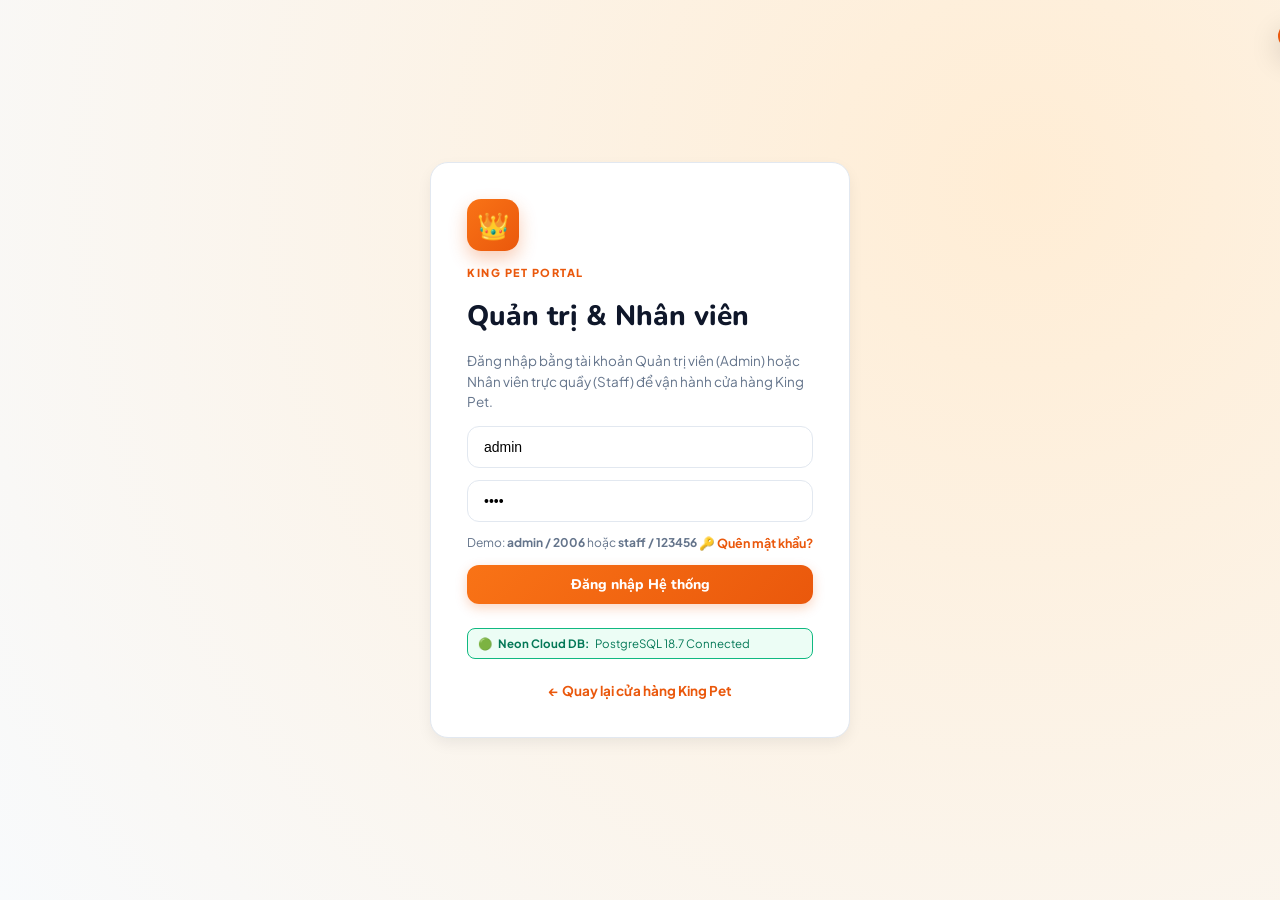
<file: admin.html>
<!doctype html>
<html lang="vi">
<head>
  <meta charset="utf-8">
  <meta name="viewport" content="width=device-width, initial-scale=1">
  <title>King Pet Admin | Hệ Thống Quản Trị Đồ Ăn & Phụ Kiện Thú Cưng</title>
  <link rel="preconnect" href="https://fonts.googleapis.com">
  <link rel="preconnect" href="https://fonts.gstatic.com" crossorigin>
  <link href="https://fonts.googleapis.com/css2?family=Nunito:wght@700;800;900&family=Plus+Jakarta+Sans:wght@500;600;700&display=swap" rel="stylesheet">
  <link rel="stylesheet" href="admin.css?v=2.6">
</head>
<body>
<div id="toast"></div>

<!-- MÀN HÌNH ĐĂNG NHẬP ADMIN & STAFF -->
<div id="loginScreen" class="login-screen">
  <div class="login-card">
    <div class="admin-logo">👑</div>
    <span class="kicker">KING PET PORTAL</span>
    <h1>Quản trị &amp; Nhân viên</h1>
    <p>Đăng nhập bằng tài khoản Quản trị viên (Admin) hoặc Nhân viên trực quầy (Staff) để vận hành cửa hàng King Pet.</p>
    <form onsubmit="event.preventDefault(); adminLogin();" style="display:flex; flex-direction:column; gap:12px; width:100%;">
      <input id="adminUser" placeholder="Tên đăng nhập (admin hoặc staff)" value="admin" autocomplete="username">
      <input id="adminPass" type="password" placeholder="Mật khẩu" value="2006" autocomplete="current-password">
      <div style="display:flex; justify-content:space-between; align-items:center; width:100%;">
        <small style="color:#64748b; font-size:12px;">Demo: <b>admin / 2006</b> hoặc <b>staff / 123456</b></small>
        <a href="javascript:void(0)" onclick="openAdminForgotPasswordModal()" style="font-size:12.5px; color:#ea580c; text-decoration:none; font-weight:700;">🔑 Quên mật khẩu?</a>
      </div>
      <button type="submit" class="primary full" id="btnLoginAdmin">Đăng nhập Hệ thống</button>
    </form>
    <div style="margin-top:10px; padding:6px 10px; background:#ecfdf5; border:1px solid #10b981; border-radius:8px; font-size:11.5px; color:#047857; display:flex; align-items:center; gap:6px;">
      <span>🟢</span> <b>Neon Cloud DB:</b> PostgreSQL 18.7 Connected
    </div>
    <a href="index.html" style="margin-top:8px;">← Quay lại cửa hàng King Pet</a>
  </div>
</div>

<!-- NỀN TẢNG QUẢN TRỊ ADMIN & STAFF -->
<div id="adminApp" class="hidden">
  <aside class="sidebar">
    <a class="admin-brand" href="#">
      <span>👑</span>
      <div>KingPet<small id="adminBrandSub" style="display:block;font-size:9px;color:#f97316">ADMIN PORTAL</small></div>
    </a>
    <div class="side-label">HỆ THỐNG QUẢN TRỊ</div>
    <button class="nav-item active" data-tab="dashboard">▦ <span>Tổng quan KPI</span></button>
    <button class="nav-item" data-tab="orders">▤ <span>Đơn đặt hàng</span></button>
    <button class="nav-item" data-tab="bookings">📅 <span>Quản lý Đặt lịch</span></button>
    <button class="nav-item" data-tab="products">🍖 <span>Đồ ăn &amp; Phụ kiện</span></button>
    <button class="nav-item admin-only-tab" data-tab="users">♙ <span>Tài khoản User</span></button>
    <button class="nav-item" data-tab="categories">◫ <span>Danh mục sản phẩm</span></button>
    <button class="nav-item" data-tab="reviews">☆ <span>Đánh giá khách hàng</span></button>
    <button class="nav-item admin-only-tab" data-tab="project">◈ <span>Quản lý dự án SPM</span></button>
    <button class="nav-item admin-only-tab" data-tab="database">🐘 <span>CSDL Neon Cloud</span></button>
    
    <div class="side-bottom">
      <a href="index.html" target="_blank">↗ Xem cửa hàng King Pet</a>
      <button onclick="adminLogout()">⇥ Đăng xuất</button>
    </div>
  </aside>

  <section class="main">
    <header class="admin-top">
      <div>
        <span class="kicker">KING PET E-COMMERCE MANAGEMENT</span>
        <h2 id="pageTitle">Tổng quan</h2>
      </div>
      <div id="adminUserBadge" class="admin-user">👑 Administrator <span>•</span> King Pet Admin</div>
    </header>

    <!-- TAB 1: DASHBOARD -->
    <div id="dashboard" class="tab active">
      <div id="stats" class="stats"></div>
      <div class="two-col">
        <div class="panel">
          <div class="panel-head"><h3>🧾 Đơn đặt hàng gần đây</h3></div>
          <div id="recentOrders"></div>
        </div>
        <div class="panel">
          <div class="panel-head"><h3>⚠️ Cảnh báo tồn kho (≤ 15 món)</h3></div>
          <div id="lowStock"></div>
        </div>
      </div>
    </div>

    <!-- TAB 2: QUẢN LÝ SẢN PHẨM -->
    <div id="products" class="tab">
      <div class="toolbar">
        <div>
          <h3>Quản lý Đồ Ăn & Phụ Kiện Thú Cưng</h3>
          <p class="muted">Thêm mới, chỉnh sửa thông tin dinh dưỡng, hình ảnh 3D, giá bán và số lượng tồn kho.</p>
        </div>
        <button class="primary" onclick="openProduct()">+ Thêm sản phẩm mới</button>
      </div>
      <div class="filters">
        <input id="productSearch" oninput="renderProductsAdmin()" placeholder="Tìm tên hạt, pate, súp thưởng, đồ chơi, bát ăn...">
        <select id="productCat" onchange="renderProductsAdmin()">
          <option value="">Tất cả danh mục sản phẩm</option>
          <option value="Hạt khô">🥩 Hạt khô</option>
          <option value="Pate & Sốt">🥫 Pate & Sốt</option>
          <option value="Bánh thưởng">🦴 Bánh thưởng</option>
          <option value="Dinh dưỡng">🍼 Dinh dưỡng</option>
          <option value="Đồ chơi">🧸 Đồ chơi & Cào móng</option>
          <option value="Phụ kiện">🦮 Phụ kiện & Dây dắt</option>
          <option value="Bát ăn & Khay">🥣 Bát ăn & Khay cát</option>
          <option value="Vệ sinh">🛁 Vệ sinh & Chăm sóc</option>
        </select>
      </div>
      <div class="panel table-wrap">
        <table>
          <thead>
            <tr>
              <th>Sản phẩm</th>
              <th>Danh mục</th>
              <th>Đối tượng / Quy cách</th>
              <th>Giá bán</th>
              <th>Tồn kho</th>
              <th>Đánh giá</th>
              <th>Trạng thái</th>
              <th>Thao tác</th>
            </tr>
          </thead>
          <tbody id="productsTable"></tbody>
        </table>
      </div>
    </div>

    <!-- TAB 3: QUẢN LÝ ĐƠN HÀNG -->
    <div id="orders" class="tab">
      <div class="toolbar">
        <div>
          <h3>Quản lý đơn đặt hàng</h3>
          <p class="muted">Theo dõi, duyệt đơn và cập nhật trạng thái giao đồ ăn & phụ kiện trực tuyến.</p>
        </div>
      </div>
      <div class="panel table-wrap">
        <table>
          <thead>
            <tr>
              <th>Mã đơn</th>
              <th>Khách hàng & Địa chỉ</th>
              <th>Sản phẩm đặt</th>
              <th>Tổng tiền</th>
              <th>Trạng thái đơn</th>
              <th>Ngày đặt</th>
              <th>Thao tác</th>
            </tr>
          </thead>
          <tbody id="ordersTable"></tbody>
        </table>
      </div>
    </div>

    <!-- TAB 3B: QUẢN LÝ ĐẶT LỊCH DỊCH VỤ SPA & KHÁM THÚ Y -->
    <div id="bookings" class="tab">
      <div class="toolbar">
        <div>
          <h3>Quản lý Lịch hẹn Dịch vụ Thú cưng</h3>
          <p class="muted">Tiếp nhận và xử lý lịch hẹn Tắm Spa, Cắt tỉa tạo kiểu lông, Khám sức khỏe &amp; Pet Hotel cho Boss.</p>
        </div>
        <div style="display:flex; gap:10px;">
          <button class="btn" onclick="renderBookingsAdmin()">🔄 Làm mới</button>
          <button class="btn btn-primary" onclick="openAddBookingModalAdmin()">➕ Đặt lịch tại quầy</button>
        </div>
      </div>

      <!-- Filter status pills -->
      <div style="display:flex; gap:8px; margin-bottom:16px; flex-wrap:wrap;">
        <button class="btn btn-outline" id="btnFilterBkAll" onclick="filterBookingsAdmin('')" style="font-weight:700;">Tất cả lịch hẹn</button>
        <button class="btn btn-outline" id="btnFilterBkPending" onclick="filterBookingsAdmin('Chờ tiếp nhận')" style="font-weight:700;">⏳ Chờ tiếp nhận</button>
        <button class="btn btn-outline" id="btnFilterBkConfirmed" onclick="filterBookingsAdmin('Đã xác nhận')" style="font-weight:700;">✓ Đã xác nhận</button>
        <button class="btn btn-outline" id="btnFilterBkServing" onclick="filterBookingsAdmin('Đang phục vụ')" style="font-weight:700;">✂️ Đang phục vụ</button>
        <button class="btn btn-outline" id="btnFilterBkDone" onclick="filterBookingsAdmin('Hoàn thành')" style="font-weight:700;">★ Hoàn thành</button>
      </div>

      <div class="panel table-wrap">
        <table>
          <thead>
            <tr>
              <th>Mã lịch hẹn</th>
              <th>Thông tin Boss</th>
              <th>Khách hàng &amp; SĐT</th>
              <th>Gói Dịch Vụ</th>
              <th>Ngày &amp; Giờ hẹn</th>
              <th>Chi phí</th>
              <th>Trạng thái</th>
              <th>Thao tác</th>
            </tr>
          </thead>
          <tbody id="bookingsTable"></tbody>
        </table>
      </div>
    </div>

    <!-- TAB 4: QUẢN LÝ USER -->
    <div id="users" class="tab">
      <div class="toolbar">
        <div>
          <h3>Tài khoản thành viên King Pet</h3>
          <p class="muted">Quản lý danh sách khách hàng đã đăng ký tài khoản mua sắm.</p>
        </div>
        <div style="display:flex; gap:10px;">
          <button class="btn" onclick="renderUsers()">🔄 Làm mới</button>
          <button class="btn btn-primary" onclick="openAddUserModal()">➕ Thêm thành viên</button>
        </div>
      </div>
      <div class="panel table-wrap">
        <table>
          <thead>
            <tr>
              <th>Tên đăng nhập</th>
              <th>Họ và tên</th>
              <th>Số điện thoại</th>
              <th>Vai trò</th>
              <th>Địa chỉ giao hàng</th>
              <th>Thao tác</th>
            </tr>
          </thead>
          <tbody id="usersTable"></tbody>
        </table>
      </div>
    </div>

    <!-- TAB 5: DANH MỤC SẢN PHẨM -->
    <div id="categories" class="tab">
      <div class="toolbar">
        <div>
          <h3>Danh mục Đồ Ăn & Phụ Kiện</h3>
          <p class="muted">Quản lý các nhóm thực phẩm và phụ kiện đồ dùng tại cửa hàng King Pet.</p>
        </div>
      </div>
      <div id="categoriesGrid" class="category-admin-grid"></div>
    </div>

    <!-- TAB 6: ĐÁNH GIÁ KHÁCH HÀNG -->
    <div id="reviews" class="tab">
      <div class="toolbar">
        <div>
          <h3>Đánh giá từ khách hàng</h3>
          <p class="muted">Kiểm duyệt nhận xét và chấm điểm sao từ các Sen đã mua sản phẩm.</p>
        </div>
      </div>
      <div id="reviewsList" class="reviews-list"></div>
    </div>

    <!-- TAB 7: QUẢN LÝ DỰ ÁN SPM -->
    <div id="project" class="tab">
      <div class="toolbar">
        <div>
          <span class="kicker">SOFTWARE PROJECT MANAGEMENT</span>
          <h3>Thông tin Quản lý Dự án King Pet</h3>
        </div>
      </div>
      <div class="project-grid">
        <div class="project-card">
          <span>PROJECT</span>
          <h3>King Pet</h3>
          <p>Website chuyên bán đồ ăn & phụ kiện thú cưng</p>
        </div>
        <div class="project-card">
          <span>SCOPE</span>
          <h3>8 Danh mục</h3>
          <p>52+ Sản phẩm 3D SVG, Smart Cart, VietQR, Admin Portal</p>
        </div>
        <div class="project-card">
          <span>TIME</span>
          <h3>5 – 6 Tuần</h3>
          <p>Lộ trình 5 Phase tinh gọn theo mô hình Agile/Scrum</p>
        </div>
        <div class="project-card">
          <span>COST</span>
          <h3>10.000.000 VNĐ</h3>
          <p>Ngân sách định mức trần theo Project Charter</p>
        </div>
      </div>

      <div class="two-col">
        <div class="panel">
          <h3>👥 Team & Phân công nhiệm vụ (6 Thành viên)</h3>
          <div class="team-list">
            <div>1. Lường Văn Thiện <b>Project Manager (PM)</b></div>
            <div>2. Kpa Trần Quang Thịnh <b>UI/UX Designer</b></div>
            <div>3. Phan Thái Thuần <b>Frontend Developer</b></div>
            <div>4. Lê Duy Tài <b>Backend Developer</b></div>
            <div>5. Lê Trung Phong <b>Database Engineer</b></div>
            <div>6. Ma Hữu Ninh <b>Tester / QA</b></div>
          </div>
        </div>
        <div class="panel">
          <h3>📅 Lộ trình Milestones (5 – 6 Tuần)</h3>
          <div class="timeline">
            <div><b>Tuần 1</b> Khởi động & Phân tích yêu cầu (Project Charter, SRS)</div>
            <div><b>Tuần 2</b> Thiết kế hệ thống, Design System & 52+ bao bì 3D SVG</div>
            <div><b>Tuần 3–4</b> Lập trình Storefront, Smart Cart Drawer, VietQR & Admin</div>
            <div><b>Tuần 5</b> Kiểm thử chất lượng QA, fix cache CSS & tối ưu tốc độ</div>
            <div><b>Tuần 5–6</b> Triển khai, nghiệm thu tiêu chí thành công & báo cáo SPM</div>
          </div>
        </div>
      </div>

      <div class="panel risk">
        <h3>🛡️ Quản lý Rủi ro (Risk Management theo Project Charter)</h3>
        <div class="risk-grid">
          <span>⚠️ Mở rộng Scope đột xuất <b>→ Dùng ngân sách dự phòng 1.500.000 VNĐ</b></span>
          <span>⚠️ Xung đột cache trình duyệt <b>→ Cơ chế Cache-Busting styles.css?v=2.6</b></span>
          <span>⚠️ Lỗi dữ liệu không đồng nhất <b>→ Xây dựng fallback tự động trong app.js</b></span>
          <span>⚠️ Chậm tiến độ (Slippage) <b>→ Họp Sprint Review định kỳ 2 lần/tuần</b></span>
        </div>
      </div>
    </div>

    <!-- TAB 8: CƠ SỞ DỮ LIỆU NEON CLOUD (POSTGRESQL) -->
    <div id="database" class="tab">
      <div class="toolbar" style="margin-bottom:16px;">
        <div>
          <h3>Cơ sở dữ liệu Đám mây Neon Serverless (PostgreSQL 18.7)</h3>
          <p class="muted">Hệ thống lưu trữ đám mây thực tế trên AWS US-East-2 (Ohio), hỗ trợ SSL &amp; Connection Pooling 24/7.</p>
        </div>
        <div style="display:flex; gap:10px;">
          <button class="primary" onclick="testNeonConnection()">⚡ Kiểm tra kết nối (Ping)</button>
          <button class="secondary" onclick="syncAllToNeon()">🔄 Đồng bộ dữ liệu lên Neon</button>
        </div>
      </div>

      <!-- Live Connection Info Card -->
      <div id="neonStatusCard" class="panel" style="background:#f8fafc; border-left:4px solid #10b981; margin-bottom:18px; padding:20px;">
        <div style="display:flex; justify-content:space-between; align-items:center; margin-bottom:12px;">
          <div style="display:flex; align-items:center; gap:10px;">
            <span style="font-size:24px;">🟢</span>
            <div>
              <h4 style="margin:0; font-size:16px; font-weight:800; color:#0f172a;">ĐÃ KẾT NỐI NEON CLOUD POSTGRESQL (ACTIVE)</h4>
              <p style="margin:2px 0 0; font-size:12px; color:#64748b;">Host: ep-rapid-cake-bd3riz4v-pooler.c-8.us-east-2.aws.neon.tech • Database: neondb</p>
            </div>
          </div>
          <span style="background:#ecfdf5; color:#047857; font-size:11.5px; font-weight:700; padding:4px 12px; border-radius:20px; border:1px solid #10b981;">SSL: Require (Napas/AWS Secured)</span>
        </div>

        <div style="display:grid; grid-template-columns:repeat(4, 1fr); gap:12px; margin-top:14px;">
          <div style="background:#fff; border:1px solid #e2e8f0; border-radius:10px; padding:12px;">
            <div style="font-size:11px; color:#64748b; font-weight:700; text-transform:uppercase;">Bảng pet_products</div>
            <div id="neonStatProducts" style="font-size:22px; font-weight:900; color:#ea580c; margin-top:2px;">52 Sản phẩm</div>
          </div>
          <div style="background:#fff; border:1px solid #e2e8f0; border-radius:10px; padding:12px;">
            <div style="font-size:11px; color:#64748b; font-weight:700; text-transform:uppercase;">Bảng pet_orders</div>
            <div id="neonStatOrders" style="font-size:22px; font-weight:900; color:#0d9488; margin-top:2px;">5 Đơn hàng</div>
          </div>
          <div style="background:#fff; border:1px solid #e2e8f0; border-radius:10px; padding:12px;">
            <div style="font-size:11px; color:#64748b; font-weight:700; text-transform:uppercase;">Bảng pet_users</div>
            <div id="neonStatUsers" style="font-size:22px; font-weight:900; color:#2563eb; margin-top:2px;">8 Tài khoản</div>
          </div>
          <div style="background:#fff; border:1px solid #e2e8f0; border-radius:10px; padding:12px;">
            <div style="font-size:11px; color:#64748b; font-weight:700; text-transform:uppercase;">Độ trễ phản hồi (Latency)</div>
            <div id="neonStatPing" style="font-size:22px; font-weight:900; color:#16a34a; margin-top:2px;">~120 ms</div>
          </div>
        </div>
      </div>

      <!-- Live Tables Viewer -->
      <div class="two-col" style="margin-bottom:18px;">
        <div class="panel">
          <div class="panel-head" style="display:flex; justify-content:space-between; align-items:center;">
            <h3>📦 Bảng pet_products (52 Sản Phẩm Thực Tế)</h3>
            <button class="secondary" onclick="fetchNeonProducts()" style="padding:4px 10px; font-size:11px;">Tải lại</button>
          </div>
          <div id="neonProductsView" style="max-height:280px; overflow-y:auto; font-size:12px;">
            <p style="color:#64748b;">Đang tải dữ liệu từ Neon Cloud...</p>
          </div>
        </div>

        <div class="panel">
          <div class="panel-head" style="display:flex; justify-content:space-between; align-items:center;">
            <h3>👥 Bảng pet_users (Xác Thực &amp; Quên Mật Khẩu)</h3>
            <button class="secondary" onclick="fetchNeonUsers()" style="padding:4px 10px; font-size:11px;">Tải lại</button>
          </div>
          <div id="neonUsersView" style="max-height:280px; overflow-y:auto; font-size:12px;">
            <p style="color:#64748b;">Đang tải danh sách người dùng...</p>
          </div>
        </div>
      </div>

      <div class="panel">
        <div class="panel-head" style="display:flex; justify-content:space-between; align-items:center;">
          <h3>🧾 Bảng pet_orders (Đơn Hàng Ghi Nhận Trực Tiếp Từ Khách Hàng)</h3>
          <button class="secondary" onclick="fetchNeonOrders()" style="padding:4px 10px; font-size:11px;">Tải lại</button>
        </div>
        <div id="neonOrdersView" style="max-height:260px; overflow-y:auto; font-size:12px;">
          <p style="color:#64748b;">Đang tải đơn hàng...</p>
        </div>
      </div>
    </div>
  </section>
</div>

<!-- UNIVERSAL ADMIN MODAL -->
<div id="adminModal" class="modal-backdrop" onclick="if(event.target===this)closeModal()">
  <div id="modalBody" class="modal"></div>
</div>

<script src="admin.js?v=2.6"></script>
</body>
</html>
</file>
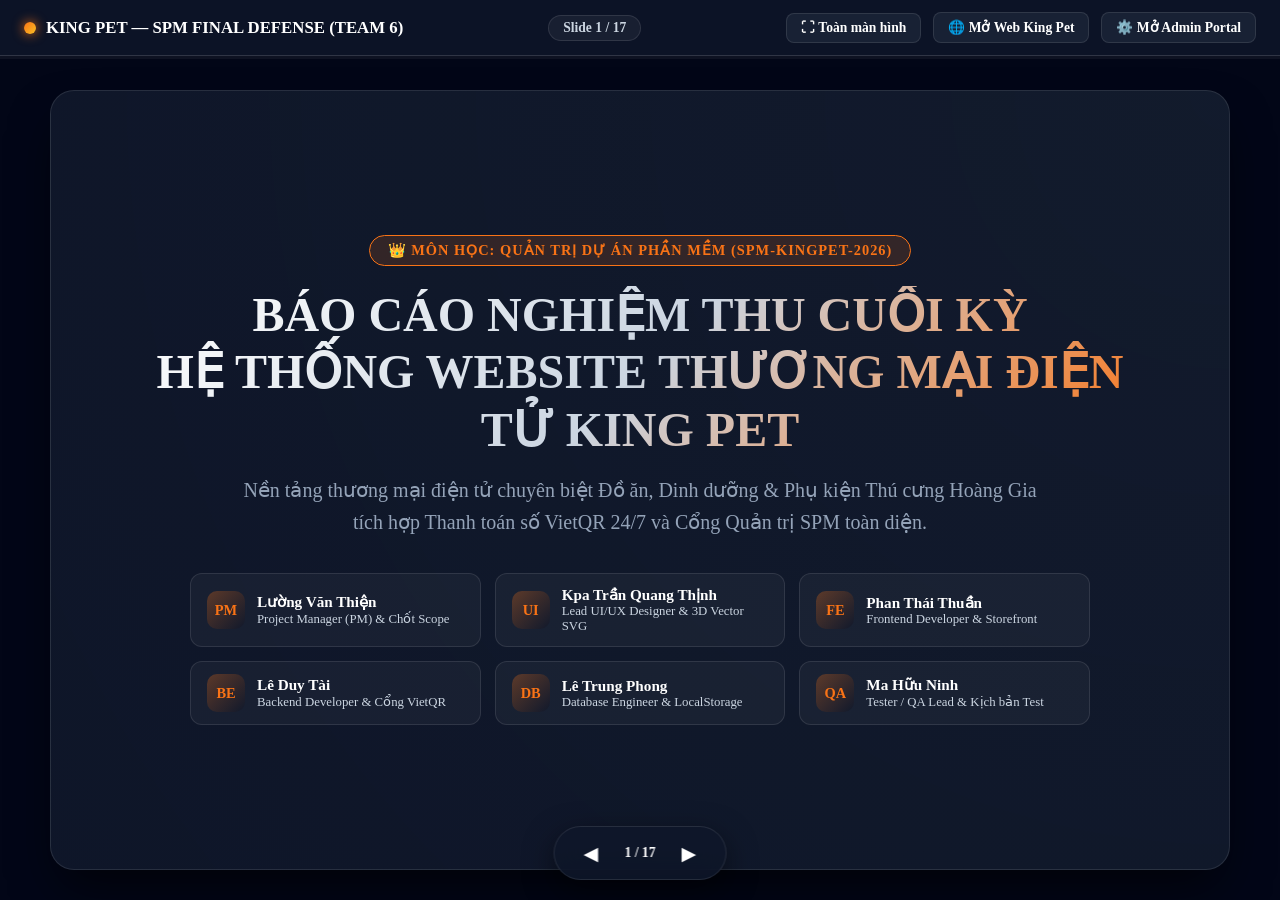
<file: kingpet-slides.html>
<!DOCTYPE html>
<html lang="vi">

<head>
    <meta charset="UTF-8">
    <meta name="viewport" content="width=device-width, initial-scale=1.0">
    <title>Báo Cáo Cuối Kỳ SPM — King Pet E-Commerce System (Team 6)</title>
    <style>
        :root {
            --primary: #f97316;
            --primary-dark: #ea580c;
            --primary-light: #ffedd5;
            --secondary: #0f172a;
            --secondary-light: #1e293b;
            --accent: #0d9488;
            --accent-light: #ccfbf1;
            --bg-slide: #090d16;
            --card-bg: rgba(30, 41, 59, 0.7);
            --card-border: rgba(255, 255, 255, 0.1);
            --text-main: #f8fafc;
            --text-muted: #cbd5e1;
            --success: #10b981;
            --warning: #f59e0b;
            --danger: #ef4444;
            --font-heading: 'Times New Roman', Times, serif;
            --font-body: 'Times New Roman', Times, serif;
        }

        /* ===== GLOBAL TIMES NEW ROMAN OVERRIDE ===== */
        *,
        body,
        h1,
        h2,
        h3,
        h4,
        h5,
        h6,
        p,
        span,
        div,
        td,
        th,
        li,
        a,
        button {
            font-family: 'Times New Roman', Times, serif !important;
        }

        * {
            margin: 0;
            padding: 0;
            box-sizing: border-box;
            user-select: none;
        }

        body {
            font-family: var(--font-body);
            background: #020617;
            color: var(--text-main);
            overflow: hidden;
            width: 100vw;
            height: 100vh;
        }

        /* Top Progress Bar & Nav */
        .top-navbar {
            position: fixed;
            top: 0;
            left: 0;
            right: 0;
            height: 56px;
            background: rgba(15, 23, 42, 0.85);
            backdrop-filter: blur(12px);
            border-bottom: 1px solid var(--card-border);
            display: flex;
            align-items: center;
            justify-content: space-between;
            padding: 0 24px;
            z-index: 100;
        }

        .brand-badge {
            display: flex;
            align-items: center;
            gap: 10px;
            font-family: var(--font-heading);
            font-size: 1.05rem;
            font-weight: 700;
            color: #fff;
        }

        .brand-badge .logo-dot {
            width: 12px;
            height: 12px;
            background: linear-gradient(135deg, var(--primary), #fbbf24);
            border-radius: 50%;
            box-shadow: 0 0 12px var(--primary);
        }

        .slide-counter {
            font-size: 0.85rem;
            font-weight: 600;
            color: var(--text-muted);
            background: rgba(255, 255, 255, 0.05);
            padding: 4px 14px;
            border-radius: 20px;
            border: 1px solid var(--card-border);
        }

        .nav-actions {
            display: flex;
            align-items: center;
            gap: 12px;
        }

        .nav-btn {
            background: var(--card-bg);
            border: 1px solid var(--card-border);
            color: #fff;
            padding: 6px 14px;
            border-radius: 8px;
            font-size: 0.85rem;
            font-weight: 600;
            cursor: pointer;
            transition: all 0.2s ease;
            display: flex;
            align-items: center;
            gap: 6px;
        }

        .nav-btn:hover {
            background: var(--primary);
            border-color: var(--primary);
            box-shadow: 0 0 15px rgba(249, 115, 22, 0.4);
        }

        .progress-bar-container {
            position: fixed;
            top: 55px;
            left: 0;
            width: 100%;
            height: 4px;
            background: rgba(255, 255, 255, 0.05);
            z-index: 101;
        }

        .progress-bar {
            height: 100%;
            width: 0%;
            background: linear-gradient(90deg, var(--primary), #fbbf24);
            transition: width 0.3s cubic-bezier(0.4, 0, 0.2, 1);
            box-shadow: 0 0 10px var(--primary);
        }

        /* Slide Deck Container */
        .slide-deck {
            position: absolute;
            top: 60px;
            left: 0;
            width: 100vw;
            height: calc(100vh - 60px);
            display: flex;
            align-items: center;
            justify-content: center;
            padding: 30px 50px;
        }

        .slide {
            display: none;
            width: 100%;
            max-width: 1400px;
            height: 100%;
            max-height: 840px;
            background: radial-gradient(circle at top right, rgba(30, 41, 59, 0.6), rgba(15, 23, 42, 0.95));
            border: 1px solid var(--card-border);
            border-radius: 24px;
            padding: 40px 50px;
            position: relative;
            box-shadow: 0 25px 50px -12px rgba(0, 0, 0, 0.7);
            overflow-y: auto;
            scrollbar-width: thin;
            scrollbar-color: var(--primary) transparent;
            opacity: 0;
            transform: translateY(20px) scale(0.98);
            transition: opacity 0.4s ease, transform 0.4s ease;
        }

        .slide.active {
            display: flex;
            flex-direction: column;
            opacity: 1;
            transform: translateY(0) scale(1);
        }

        /* Slide Header Typography */
        .slide-tag {
            display: inline-flex;
            align-items: center;
            gap: 8px;
            font-size: 0.8rem;
            font-weight: 700;
            text-transform: uppercase;
            letter-spacing: 1.5px;
            color: var(--primary);
            background: rgba(249, 115, 22, 0.1);
            border: 1px solid rgba(249, 115, 22, 0.3);
            padding: 4px 12px;
            border-radius: 20px;
            margin-bottom: 12px;
            width: fit-content;
        }

        .slide-title {
            font-family: 'Times New Roman', Times, serif !important;
            font-size: 1.9rem;
            font-weight: 800;
            letter-spacing: -0.3px;
            line-height: 1.25;
            margin-bottom: 8px;
            background: linear-gradient(135deg, #ffffff, #e2e8f0);
            -webkit-background-clip: text;
            -webkit-text-fill-color: transparent;
        }

        .slide-subtitle {
            font-size: 0.95rem;
            color: #cbd5e1;
            margin-bottom: 20px;
            font-style: italic;
        }

        /* Grid Layouts */
        .grid-2 {
            display: grid;
            grid-template-columns: 1fr 1fr;
            gap: 24px;
            flex: 1;
        }

        .grid-3 {
            display: grid;
            grid-template-columns: repeat(3, 1fr);
            gap: 20px;
            flex: 1;
        }

        .grid-4 {
            display: grid;
            grid-template-columns: repeat(4, 1fr);
            gap: 16px;
            flex: 1;
        }

        /* Cards */
        .card {
            background: var(--card-bg);
            border: 1px solid var(--card-border);
            border-radius: 16px;
            padding: 22px;
            display: flex;
            flex-direction: column;
            backdrop-filter: blur(10px);
            transition: transform 0.2s ease, border-color 0.2s ease, box-shadow 0.2s ease;
        }

        .card:hover {
            transform: translateY(-3px);
            border-color: rgba(249, 115, 22, 0.4);
            box-shadow: 0 10px 25px -5px rgba(0, 0, 0, 0.5);
        }

        .card-header {
            display: flex;
            align-items: center;
            justify-content: space-between;
            margin-bottom: 14px;
            padding-bottom: 10px;
            border-bottom: 1px solid rgba(255, 255, 255, 0.06);
        }

        .card-title {
            font-family: var(--font-heading);
            font-size: 1.15rem;
            font-weight: 700;
            color: #fff;
            display: flex;
            align-items: center;
            gap: 10px;
        }

        .card-badge {
            font-size: 0.75rem;
            font-weight: 700;
            padding: 3px 8px;
            border-radius: 6px;
            background: rgba(255, 255, 255, 0.1);
            color: #e2e8f0;
        }

        .card-badge.primary {
            background: rgba(249, 115, 22, 0.2);
            color: var(--primary);
        }

        .card-badge.success {
            background: rgba(16, 185, 129, 0.2);
            color: var(--success);
        }

        .card-badge.warning {
            background: rgba(245, 158, 11, 0.2);
            color: var(--warning);
        }

        .card-badge.danger {
            background: rgba(239, 68, 68, 0.2);
            color: var(--danger);
        }

        .card-badge.accent {
            background: rgba(13, 148, 136, 0.2);
            color: var(--accent);
        }

        .card-body {
            font-size: 0.92rem;
            color: #e2e8f0;
            line-height: 1.65;
            flex: 1;
        }

        ul.styled-list {
            list-style: none;
            display: flex;
            flex-direction: column;
            gap: 10px;
        }

        ul.styled-list li {
            position: relative;
            padding-left: 20px;
            font-size: 0.9rem;
            color: #e2e8f0;
            line-height: 1.5;
        }

        ul.styled-list li::before {
            content: "▹";
            position: absolute;
            left: 0;
            top: 0;
            color: var(--primary);
            font-weight: bold;
        }

        /* Tables */
        .table-responsive {
            width: 100%;
            overflow-x: auto;
            border-radius: 12px;
            border: 1px solid var(--card-border);
            margin-top: 10px;
        }

        table.spm-table {
            width: 100%;
            border-collapse: collapse;
            font-size: 0.85rem;
            text-align: left;
        }

        table.spm-table th {
            background: rgba(15, 23, 42, 0.95);
            color: #94a3b8;
            font-weight: 700;
            text-transform: uppercase;
            font-size: 0.75rem;
            letter-spacing: 0.8px;
            padding: 12px 14px;
            border-bottom: 1px solid rgba(255, 255, 255, 0.1);
        }

        table.spm-table td {
            padding: 11px 14px;
            border-bottom: 1px solid rgba(255, 255, 255, 0.05);
            color: #e2e8f0;
            vertical-align: middle;
        }

        table.spm-table tr:hover td {
            background: rgba(255, 255, 255, 0.02);
        }

        /* Stat KPI Boxes */
        .kpi-row {
            display: grid;
            grid-template-columns: repeat(4, 1fr);
            gap: 16px;
            margin-bottom: 20px;
        }

        .kpi-box {
            background: linear-gradient(135deg, rgba(30, 41, 59, 0.6), rgba(15, 23, 42, 0.8));
            border: 1px solid var(--card-border);
            border-radius: 16px;
            padding: 16px 20px;
            position: relative;
            overflow: hidden;
        }

        .kpi-box::after {
            content: "";
            position: absolute;
            top: 0;
            right: 0;
            width: 60px;
            height: 60px;
            background: radial-gradient(circle, rgba(249, 115, 22, 0.15), transparent 70%);
            border-radius: 50%;
        }

        .kpi-value {
            font-family: var(--font-heading);
            font-size: 1.8rem;
            font-weight: 800;
            color: #fff;
            margin-bottom: 4px;
        }

        .kpi-label {
            font-size: 0.8rem;
            font-weight: 600;
            color: var(--text-muted);
            text-transform: uppercase;
            letter-spacing: 0.5px;
        }

        /* Gantt & Timeline */
        .timeline-container {
            display: flex;
            flex-direction: column;
            gap: 12px;
            margin-top: 10px;
        }

        .gantt-item {
            background: rgba(255, 255, 255, 0.03);
            border: 1px solid var(--card-border);
            border-radius: 10px;
            padding: 12px 16px;
            display: flex;
            align-items: center;
            justify-content: space-between;
            gap: 16px;
        }

        .gantt-info {
            width: 280px;
            flex-shrink: 0;
        }

        .gantt-name {
            font-weight: 700;
            font-size: 0.9rem;
            color: #fff;
            margin-bottom: 2px;
        }

        .gantt-time {
            font-size: 0.75rem;
            color: var(--text-muted);
        }

        .gantt-bar-wrap {
            flex: 1;
            height: 12px;
            background: rgba(255, 255, 255, 0.08);
            border-radius: 6px;
            position: relative;
            overflow: hidden;
        }

        .gantt-bar {
            height: 100%;
            border-radius: 6px;
            background: linear-gradient(90deg, var(--primary), #fbbf24);
            position: absolute;
        }

        /* Footer Controls */
        .bottom-controls {
            position: fixed;
            bottom: 20px;
            left: 50%;
            transform: translateX(-50%);
            background: rgba(15, 23, 42, 0.85);
            backdrop-filter: blur(14px);
            border: 1px solid var(--card-border);
            padding: 8px 18px;
            border-radius: 30px;
            display: flex;
            align-items: center;
            gap: 16px;
            z-index: 100;
            box-shadow: 0 10px 30px rgba(0, 0, 0, 0.5);
        }

        .ctrl-btn {
            background: transparent;
            border: none;
            color: #fff;
            font-size: 1.2rem;
            cursor: pointer;
            width: 36px;
            height: 36px;
            border-radius: 50%;
            display: flex;
            align-items: center;
            justify-content: center;
            transition: all 0.2s ease;
        }

        .ctrl-btn:hover {
            background: rgba(249, 115, 22, 0.2);
            color: var(--primary);
        }

        /* Title Slide Special Styles */
        .title-slide-content {
            display: flex;
            flex-direction: column;
            justify-content: center;
            align-items: center;
            text-align: center;
            height: 100%;
            padding: 40px;
        }

        .title-badge {
            display: inline-flex;
            align-items: center;
            gap: 8px;
            background: rgba(249, 115, 22, 0.15);
            border: 1px solid var(--primary);
            color: var(--primary);
            padding: 6px 18px;
            border-radius: 30px;
            font-size: 0.9rem;
            font-weight: 700;
            text-transform: uppercase;
            letter-spacing: 1px;
            margin-bottom: 20px;
        }

        .title-main {
            font-family: var(--font-heading);
            font-size: 3rem;
            font-weight: 800;
            line-height: 1.2;
            margin-bottom: 16px;
            background: linear-gradient(135deg, #ffffff 0%, #cbd5e1 50%, #f97316 100%);
            -webkit-background-clip: text;
            -webkit-text-fill-color: transparent;
            max-width: 1050px;
        }

        .title-sub {
            font-size: 1.25rem;
            color: #94a3b8;
            max-width: 800px;
            margin-bottom: 35px;
            line-height: 1.6;
        }

        .team-roster {
            display: grid;
            grid-template-columns: repeat(3, 1fr);
            gap: 14px;
            max-width: 900px;
            width: 100%;
        }

        .roster-card {
            background: rgba(255, 255, 255, 0.04);
            border: 1px solid var(--card-border);
            border-radius: 12px;
            padding: 12px 16px;
            text-align: left;
            display: flex;
            align-items: center;
            gap: 12px;
        }

        .roster-avatar {
            width: 38px;
            height: 38px;
            border-radius: 10px;
            background: linear-gradient(135deg, rgba(249, 115, 22, 0.3), rgba(15, 23, 42, 0.8));
            display: flex;
            align-items: center;
            justify-content: center;
            font-weight: 800;
            color: var(--primary);
            font-size: 0.9rem;
            flex-shrink: 0;
        }

        .roster-info .name {
            font-weight: 700;
            font-size: 0.95rem;
            color: #fff;
        }

        .roster-info .role {
            font-size: 0.8rem;
            color: var(--text-muted);
        }

        /* Flow Diagrams */
        .flow-container {
            display: flex;
            align-items: center;
            justify-content: space-between;
            gap: 12px;
            padding: 20px 0;
            overflow-x: auto;
        }

        .flow-node {
            background: var(--card-bg);
            border: 1.5px solid var(--card-border);
            border-radius: 14px;
            padding: 16px 20px;
            text-align: center;
            min-width: 170px;
            position: relative;
        }

        .flow-node.highlight {
            border-color: var(--primary);
            box-shadow: 0 0 15px rgba(249, 115, 22, 0.25);
        }

        .flow-node .icon {
            font-size: 1.6rem;
            margin-bottom: 6px;
        }

        .flow-node .title {
            font-weight: 700;
            font-size: 0.9rem;
            color: #fff;
        }

        .flow-node .desc {
            font-size: 0.75rem;
            color: var(--text-muted);
            margin-top: 4px;
        }

        .flow-arrow {
            color: var(--primary);
            font-size: 1.4rem;
            font-weight: bold;
        }

        /* Responsive helper */
        @media (max-width: 1024px) {
            .slide-deck {
                padding: 15px;
            }

            .slide {
                padding: 25px;
            }

            .grid-2,
            .grid-3,
            .grid-4 {
                grid-template-columns: 1fr;
            }

            .title-main {
                font-size: 2.2rem;
            }
        }
    </style>
</head>

<body>

    <!-- TOP NAVIGATION BAR -->
    <header class="top-navbar">
        <div class="brand-badge">
            <div class="logo-dot"></div>
            <span>KING PET — SPM FINAL DEFENSE (TEAM 6)</span>
        </div>
        <div class="slide-counter" id="slideIndicator">Slide 1 / 16</div>
        <div class="nav-actions">
            <button class="nav-btn" onclick="toggleFullScreen()">⛶ Toàn màn hình</button>
            <a href="index.html" target="_blank" class="nav-btn" style="text-decoration:none; color:#fff;">🌐 Mở Web
                King Pet</a>
            <a href="admin.html" target="_blank" class="nav-btn" style="text-decoration:none; color:#fff;">⚙️ Mở Admin
                Portal</a>
        </div>
    </header>

    <div class="progress-bar-container">
        <div class="progress-bar" id="progressBar"></div>
    </div>

    <!-- MAIN SLIDE DECK -->
    <main class="slide-deck">

        <!-- ==================== SLIDE 1: BÌA BÁO CÁO ==================== -->
        <section class="slide active" id="slide-1">
            <div class="title-slide-content">
                <div class="title-badge">👑 Môn học: Quản Trị Dự Án Phần Mềm (SPM-KINGPET-2026)</div>
                <h1 class="title-main">BÁO CÁO NGHIỆM THU CUỐI KỲ<br>HỆ THỐNG WEBSITE THƯƠNG MẠI ĐIỆN TỬ KING PET</h1>
                <p class="title-sub">Nền tảng thương mại điện tử chuyên biệt Đồ ăn, Dinh dưỡng & Phụ kiện Thú cưng Hoàng
                    Gia tích hợp Thanh toán số VietQR 24/7 và Cổng Quản trị SPM toàn diện.</p>

                <div class="team-roster">
                    <div class="roster-card">
                        <div class="roster-avatar">PM</div>
                        <div class="roster-info">
                            <div class="name">Lường Văn Thiện</div>
                            <div class="role">Project Manager (PM) & Chốt Scope</div>
                        </div>
                    </div>
                    <div class="roster-card">
                        <div class="roster-avatar">UI</div>
                        <div class="roster-info">
                            <div class="name">Kpa Trần Quang Thịnh</div>
                            <div class="role">Lead UI/UX Designer & 3D Vector SVG</div>
                        </div>
                    </div>
                    <div class="roster-card">
                        <div class="roster-avatar">FE</div>
                        <div class="roster-info">
                            <div class="name">Phan Thái Thuần</div>
                            <div class="role">Frontend Developer & Storefront</div>
                        </div>
                    </div>
                    <div class="roster-card">
                        <div class="roster-avatar">BE</div>
                        <div class="roster-info">
                            <div class="name">Lê Duy Tài</div>
                            <div class="role">Backend Developer & Cổng VietQR</div>
                        </div>
                    </div>
                    <div class="roster-card">
                        <div class="roster-avatar">DB</div>
                        <div class="roster-info">
                            <div class="name">Lê Trung Phong</div>
                            <div class="role">Database Engineer & LocalStorage</div>
                        </div>
                    </div>
                    <div class="roster-card">
                        <div class="roster-avatar">QA</div>
                        <div class="roster-info">
                            <div class="name">Ma Hữu Ninh</div>
                            <div class="role">Tester / QA Lead & Kịch bản Test</div>
                        </div>
                    </div>
                </div>
            </div>
        </section>

        <!-- ==================== SLIDE 2: MỤC LỤC BÁO CÁO (AGENDA) ==================== -->
        <section class="slide" id="slide-2">
            <div class="slide-tag">Nội Dung Báo Cáo</div>
            <h2 class="slide-title">MỤC LỤC TRÌNH BÀY (AGENDA)</h2>
            <p class="slide-subtitle">Cấu trúc bài báo cáo chuẩn 100 điểm theo đề cương nghiệm thu Quản trị Dự án Phần
                mềm.</p>

            <div class="grid-2">
                <div class="card">
                    <div class="card-header">
                        <div class="card-title">PHẦN 1. NỘI DUNG QUẢN TRỊ DỰ ÁN (50 ĐIỂM)</div>
                        <span class="card-badge primary">10 Tiêu Chí</span>
                    </div>
                    <div class="card-body">
                        <ul class="styled-list">
                            <li><strong>Mục 1:</strong> Giới thiệu dự án, bối cảnh, mục tiêu & phạm vi (In/Out Scope).
                            </li>
                            <li><strong>Mục 2:</strong> Xác định yêu cầu (Functional & Non-Functional Requirements).
                            </li>
                            <li><strong>Mục 3:</strong> Quản lý phạm vi & Cấu trúc phân rã công việc WBS 3 cấp độ.</li>
                            <li><strong>Mục 4:</strong> Quản lý thời gian, lộ trình 6 tuần (2 Sprints) & Biểu đồ Gantt.
                            </li>
                            <li><strong>Mục 5:</strong> Quản lý chi phí: Định mức Person-Hours & Ngân sách 10 triệu.
                            </li>
                            <li><strong>Mục 6:</strong> Quản lý nhân sự: Đội ngũ Team 6 & Ma trận trách nhiệm RACI.</li>
                            <li><strong>Mục 7:</strong> Quản lý rủi ro: Ma trận rủi ro & 5 giải pháp xử lý cụ thể.</li>
                            <li><strong>Mục 8:</strong> Quản lý chất lượng & Chiến lược kiểm thử (Test Strategy/Items).
                            </li>
                            <li><strong>Mục 9:</strong> Thiết kế hệ thống: Kiến trúc C&C View, CSDL ERD & Giao diện.
                            </li>
                            <li><strong>Mục 10:</strong> Đánh giá dự án: Kết quả đạt được, hạn chế & Hướng mở rộng.</li>
                        </ul>
                    </div>
                </div>

                <div class="card">
                    <div class="card-header">
                        <div class="card-title">PHẦN 2. DEMO SẢN PHẨM THỰC TẾ (50 ĐIỂM)</div>
                        <span class="card-badge success">Live Demo 100%</span>
                    </div>
                    <div class="card-body">
                        <ul class="styled-list">
                            <li><strong>1. Giới thiệu sản phẩm:</strong> Tổng quan 52+ sản phẩm, 8 nhóm ngành hàng thú
                                cưng.</li>
                            <li><strong>2. Đăng nhập & Phân quyền:</strong> Tài khoản Sen mua hàng & Quản trị viên
                                Admin.</li>
                            <li><strong>3. Trình diễn chức năng cốt lõi:</strong>
                                <br>• Bộ chuyển đổi đối tượng 1 chạm (🐕 Đồ Chó / 🐈 Đồ Mèo).
                                <br>• Xem nhanh thông số dinh dưỡng & chất liệu qua 3D Quick-View.
                                <br>• Giỏ hàng trượt thông minh đo thanh FREESHIP 200k & áp mã giảm giá.
                            </li>
                            <li><strong>4. Cơ sở dữ liệu:</strong> Thao tác CRUD 4 bảng dữ liệu LocalStorage thời gian
                                thực.</li>
                            <li><strong>5. Quy trình nghiệp vụ trọn vẹn:</strong> Tìm kiếm → Chọn hàng → Giỏ hàng →
                                Thanh toán VietQR động MB Bank → Đồng bộ Admin Portal.</li>
                            <li><strong>6. Kiểm thử lỗi thực tế:</strong> Test form validation & cảnh báo tồn kho tự
                                động.</li>
                        </ul>
                    </div>
                </div>
            </div>
        </section>

        <!-- ==================== SLIDE 3: MỤC 1 - GIỚI THIỆU DỰ ÁN ==================== -->
        <section class="slide" id="slide-3">
            <div class="slide-tag">Mục 1 • Giới Thiệu Dự Án (5 Điểm)</div>
            <h2 class="slide-title">BỐI CẢNH, MỤC TIÊU & PHẠM VI DỰ ÁN</h2>
            <p class="slide-subtitle">Xây dựng nền tảng E-Commerce chuyên biệt Đồ ăn, Dinh dưỡng & Phụ kiện Thú cưng
                Hoàng Gia.</p>

            <div class="kpi-row">
                <div class="kpi-box">
                    <div class="kpi-value">52+</div>
                    <div class="kpi-label">Sản phẩm chuẩn 3D SVG</div>
                </div>
                <div class="kpi-box">
                    <div class="kpi-value">8 Nhóm</div>
                    <div class="kpi-label">Ngành hàng chuyên sâu</div>
                </div>
                <div class="kpi-box">
                    <div class="kpi-value">100%</div>
                    <div class="kpi-label">Sinh mã VietQR tự động</div>
                </div>
                <div class="kpi-box">
                    <div class="kpi-value">&lt; 1.5s</div>
                    <div class="kpi-label">Tốc độ tải trang tối ưu</div>
                </div>
            </div>

            <div class="grid-2">
                <div class="card">
                    <div class="card-header">
                        <div class="card-title">1. Bối cảnh & Lý do thực hiện</div>
                        <span class="card-badge primary">Market Insight</span>
                    </div>
                    <div class="card-body">
                        <ul class="styled-list">
                            <li><strong>Xu hướng Pet Humanization:</strong> Thú cưng được xem như thành viên gia đình,
                                nhu cầu dinh dưỡng cao cấp (Human-grade, Organic) và đồ chơi chăm sóc tăng vọt 35%/năm.
                            </li>
                            <li><strong>Hạn chế mua sắm truyền thống:</strong> Người nuôi khó so sánh hàm lượng
                                đạm/canxi, thiếu thông tin bao bì, khó phân loại đồ riêng cho Chó hoặc Mèo.</li>
                            <li><strong>Giải pháp King Pet:</strong> Nền tảng E-Commerce chuẩn phong cách Hoàng Gia với
                                đồ họa 3D vector độc quyền, thanh toán VietQR quét mã tức thì và tích hợp dashboard SPM.
                            </li>
                        </ul>
                    </div>
                </div>

                <div class="card">
                    <div class="card-header">
                        <div class="card-title">2. Đối tượng & Phạm vi triển khai</div>
                        <span class="card-badge accent">Scope Boundary</span>
                    </div>
                    <div class="card-body">
                        <ul class="styled-list">
                            <li><strong>Đối tượng sử dụng:</strong> Khách hàng nuôi thú cưng (Sen & Boss), Nhân viên bán
                                hàng & Quản lý cửa hàng (Admin).</li>
                            <li><strong>Trong phạm vi (In-Scope):</strong>
                                <br>• Storefront: 8 danh mục, lọc Chó/Mèo, 3D Quick-View, Flash Sale, Giỏ hàng trượt,
                                VietQR.
                                <br>• Admin Portal: Dashboard KPI, CRUD sản phẩm, duyệt đơn hàng, theo dõi tiến độ SPM.
                            </li>
                            <li><strong>Ngoài phạm vi (Out-of-Scope):</strong> Không xây dựng App Mobile native riêng
                                (dùng Responsive Web App); không xây đội vận chuyển riêng (liên kết đối tác giao hỏa
                                tốc).</li>
                        </ul>
                    </div>
                </div>
            </div>
        </section>

        <!-- ==================== SLIDE 4: MỤC 2 - XÁC ĐỊNH YÊU CẦU ==================== -->
        <section class="slide" id="slide-4">
            <div class="slide-tag">Mục 2 • Xác Định Yêu Cầu (5 Điểm)</div>
            <h2 class="slide-title">YÊU CẦU CHỨC NĂNG & PHI CHỨC NĂNG</h2>
            <p class="slide-subtitle">Đặc tả chi tiết Functional Requirements (FR) và Quality Attributes /
                Non-Functional Requirements (NFR).</p>

            <div class="grid-2">
                <div class="card">
                    <div class="card-header">
                        <div class="card-title">1. Yêu cầu chức năng (Functional Requirements)</div>
                        <span class="card-badge primary">8 Phân Hệ Cốt Lõi</span>
                    </div>
                    <div class="card-body">
                        <ul class="styled-list">
                            <li><strong>FR-01 (Storefront & Catalog):</strong> Hiển thị 52+ sản phẩm trong 8 nhóm hàng,
                                bộ lọc Chó/Mèo 1 chạm, tìm kiếm live không giật lag.</li>
                            <li><strong>FR-02 (Flash Sale & Countdown):</strong> Đồng hồ đếm ngược giờ vàng, thanh tiến
                                độ % đã bán, tự động cập nhật giảm giá sốc.</li>
                            <li><strong>FR-03 (3D Quick-View):</strong> Modal xem nhanh thông số dinh dưỡng (Đạm, Canxi,
                                Xơ), chất liệu và chọn số lượng.</li>
                            <li><strong>FR-04 (Drawer Cart & Freeship):</strong> Giỏ hàng trượt thông minh, tính toán
                                khoảng cách nhận Freeship 200k, nhập voucher tự động.</li>
                            <li><strong>FR-05 (Thanh toán số VietQR):</strong> Tự sinh mã QR chuẩn VietQR MB Bank chứa
                                chính xác số tiền và mã đơn #KP-xxxx.</li>
                            <li><strong>FR-06 (Theo dõi đơn & Đánh giá):</strong> Timeline 4 trạng thái đơn hàng và gửi
                                đánh giá kèm sao xếp hạng.</li>
                            <li><strong>FR-07 (Admin Dashboard & CRUD):</strong> Cổng quản trị bảo mật (admin/2006),
                                thống kê KPI, thêm/sửa/xóa sản phẩm và duyệt đơn.</li>
                        </ul>
                    </div>
                </div>

                <div class="card">
                    <div class="card-header">
                        <div class="card-title">2. Yêu cầu phi chức năng (Non-Functional Requirements)</div>
                        <span class="card-badge accent">Quality Attributes</span>
                    </div>
                    <div class="card-body">
                        <ul class="styled-list">
                            <li><strong>Hiệu năng (Performance):</strong> Tốc độ tải trang dưới 1.5 giây; 100% hình ảnh
                                bao bì là vector SVG siêu nhẹ, không phụ thuộc máy chủ ảnh ngoài.</li>
                            <li><strong>Khả năng sử dụng (Usability):</strong> Thiết kế UI/UX hiện đại theo chuẩn Figma,
                                phối màu ấm áp (Cam #f97316 & Xanh thú y #0d9488); Responsive 100% trên PC, Tablet và
                                Smartphone.</li>
                            <li><strong>Độ tin cậy & Toàn vẹn (Reliability):</strong> Lưu trữ bền vững trên
                                LocalStorage; cơ chế fallback tự khởi tạo dữ liệu mẫu khi người dùng xóa cache.</li>
                            <li><strong>Bảo mật (Security):</strong> Xác thực tài khoản quản trị qua phiên làm việc,
                                chống XSS form nhập và mã hóa thông tin đơn hàng.</li>
                            <li><strong>Tương thích (Compatibility):</strong> Hoạt động trơn tru trên mọi trình duyệt
                                hiện đại (Chrome, Edge, Safari, Firefox).</li>
                        </ul>
                    </div>
                </div>
            </div>
        </section>

        <!-- ==================== SLIDE 5: MỤC 3 - QUẢN LÝ PHẠM VI & WBS ==================== -->
        <section class="slide" id="slide-5">
            <div class="slide-tag">Mục 3 • Quản Lý Phạm Vi (7 Điểm)</div>
            <h2 class="slide-title">CẤU TRÚC PHÂN RÃ CÔNG VIỆC (WBS)</h2>
            <p class="slide-subtitle">Work Breakdown Structure 3 cấp độ phân chia toàn diện 6 gói công việc chính của dự
                án King Pet.</p>

            <div class="flow-container">
                <div class="flow-node highlight">
                    <div class="icon">🚀</div>
                    <div class="title">1.0 Khởi Động & Đặc Tả</div>
                    <div class="desc">Project Charter, SRS, Khảo sát nhu cầu</div>
                </div>
                <div class="flow-arrow">➔</div>
                <div class="flow-node highlight">
                    <div class="icon">🎨</div>
                    <div class="title">2.0 Thiết Kế Hệ Thống</div>
                    <div class="desc">UI Figma, 3D SVG, ERD CSDL</div>
                </div>
                <div class="flow-arrow">➔</div>
                <div class="flow-node highlight">
                    <div class="icon">💻</div>
                    <div class="title">3.0 Phát Triển Storefront</div>
                    <div class="desc">Catalog, 3D Quick-View, Cart Drawer</div>
                </div>
                <div class="flow-arrow">➔</div>
                <div class="flow-node highlight">
                    <div class="icon">💳</div>
                    <div class="title">4.0 VietQR & Admin</div>
                    <div class="desc">API VietQR MB Bank, Dashboard KPI</div>
                </div>
                <div class="flow-arrow">➔</div>
                <div class="flow-node highlight">
                    <div class="icon">🛡️</div>
                    <div class="title">5.0 QA & Nghiệm Thu</div>
                    <div class="desc">Kiểm thử 100%, Hồ sơ Capstone, Đóng dự án</div>
                </div>
            </div>

            <div class="table-responsive">
                <table class="spm-table">
                    <thead>
                        <tr>
                            <th>Mã WBS</th>
                            <th>Tên Gói Công Việc (Work Package)</th>
                            <th>Mô Tả Sản Phẩm Bàn Giao Cụ Thể</th>
                            <th>Người Phụ Trách (RACI)</th>
                        </tr>
                    </thead>
                    <tbody>
                        <tr>
                            <td><strong>WBS 1.0</strong></td>
                            <td>Khởi tạo & Đặc tả yêu cầu (Requirements)</td>
                            <td>Project Charter, Tài liệu SRS, Xác định Scope Baseline & Ngân sách 10tr</td>
                            <td><span class="card-badge primary">Lường Văn Thiện (PM)</span></td>
                        </tr>
                        <tr>
                            <td><strong>WBS 2.0</strong></td>
                            <td>Thiết kế UI/UX & Kiến trúc CSDL</td>
                            <td>Bộ thiết kế 5 màn hình Figma, Hệ thống 52+ bao bì 3D SVG, Sơ đồ ERD 4 bảng</td>
                            <td><span class="card-badge accent">Kpa Trần Quang Thịnh</span></td>
                        </tr>
                        <tr>
                            <td><strong>WBS 3.0</strong></td>
                            <td>Lập trình Storefront Mua sắm</td>
                            <td>index.html, styles.css, bộ chuyển đổi Chó/Mèo, Flash Sale, Giỏ hàng trượt</td>
                            <td><span class="card-badge success">Phan Thái Thuần</span></td>
                        </tr>
                        <tr>
                            <td><strong>WBS 4.0</strong></td>
                            <td>Thanh toán số VietQR & Cổng Admin</td>
                            <td>Tích hợp VietQR MB Bank, thuật toán Freeship, trang admin.html & Dashboard KPI</td>
                            <td><span class="card-badge primary">Lê Duy Tài & Lê Trung Phong</span></td>
                        </tr>
                        <tr>
                            <td><strong>WBS 5.0</strong></td>
                            <td>Kiểm thử phần mềm & Đảm bảo QA</td>
                            <td>Test Plan, Kịch bản Test Cases 7 tính năng, sửa lỗi cache CSS & tương thích</td>
                            <td><span class="card-badge warning">Ma Hữu Ninh (QA)</span></td>
                        </tr>
                        <tr>
                            <td><strong>WBS 6.0</strong></td>
                            <td>Đóng gói, Báo cáo & Bàn giao SPM</td>
                            <td>Bộ 12 tài liệu hồ sơ Capstone 2, Slide thuyết trình & Mã nguồn GitHub</td>
                            <td><span class="card-badge danger">Cả nhóm (Team 6)</span></td>
                        </tr>
                    </tbody>
                </table>
            </div>
        </section>

        <!-- ==================== SLIDE 6: MỤC 4 - QUẢN LÝ THỜI GIAN & GANTT ==================== -->
        <section class="slide" id="slide-6">
            <div class="slide-tag">Mục 4 • Quản Lý Thời Gian (7 Điểm)</div>
            <h2 class="slide-title">LỘ TRÌNH TIẾN ĐỘ & BIỂU ĐỒ GANTT</h2>
            <p class="slide-subtitle">Triển khai theo phương pháp Agile/Scrum trong 6 tuần (08/10/2026 – 19/11/2026)
                chia thành 2 Sprints.</p>

            <div class="grid-2" style="margin-bottom: 16px;">
                <div class="card" style="padding: 14px 20px;">
                    <div class="card-title" style="color: var(--primary);">🏃 SPRINT 1 (Tuần 1 – Tuần 3: 08/10 –
                        28/10/2026)</div>
                    <p style="font-size:0.85rem; color:#cbd5e1; margin-top:4px;">Tập trung Khởi động, Khảo sát, Thiết kế
                        High-Fidelity Figma, Storefront Catalog, Xem nhanh 3D và Bộ lọc Chó/Mèo.</p>
                </div>
                <div class="card" style="padding: 14px 20px;">
                    <div class="card-title" style="color: var(--success);">🏆 SPRINT 2 (Tuần 4 – Tuần 6: 29/10 –
                        19/11/2026)</div>
                    <p style="font-size:0.85rem; color:#cbd5e1; margin-top:4px;">Tập trung Giỏ hàng trượt, Freeship,
                        Cổng VietQR MB Bank, Cổng Quản trị Admin, QA kiểm thử toàn diện và Đóng dự án.</p>
                </div>
            </div>

            <div class="timeline-container">
                <div class="gantt-item">
                    <div class="gantt-info">
                        <div class="gantt-name">Tuần 1: Khởi động & Kế hoạch (Sprint 1)</div>
                        <div class="gantt-time">08/10 – 14/10/2026 • 24 giờ</div>
                    </div>
                    <div class="gantt-bar-wrap">
                        <div class="gantt-bar" style="left: 0%; width: 18%;"></div>
                    </div>
                    <span class="card-badge success">Hoàn thành</span>
                </div>

                <div class="gantt-item">
                    <div class="gantt-info">
                        <div class="gantt-name">Tuần 2: Thiết kế UI/UX & CSDL (Sprint 1)</div>
                        <div class="gantt-time">15/10 – 21/10/2026 • 28 giờ</div>
                    </div>
                    <div class="gantt-bar-wrap">
                        <div class="gantt-bar" style="left: 18%; width: 18%;"></div>
                    </div>
                    <span class="card-badge success">Hoàn thành</span>
                </div>

                <div class="gantt-item">
                    <div class="gantt-info">
                        <div class="gantt-name">Tuần 3: Lập trình Storefront & Review S1</div>
                        <div class="gantt-time">22/10 – 28/10/2026 • 30 giờ</div>
                    </div>
                    <div class="gantt-bar-wrap">
                        <div class="gantt-bar" style="left: 36%; width: 18%;"></div>
                    </div>
                    <span class="card-badge success">Hoàn thành</span>
                </div>

                <div class="gantt-item">
                    <div class="gantt-info">
                        <div class="gantt-name">Tuần 4: Giỏ hàng Drawer & Cổng VietQR</div>
                        <div class="gantt-time">29/10 – 04/11/2026 • 28 giờ</div>
                    </div>
                    <div class="gantt-bar-wrap">
                        <div class="gantt-bar" style="left: 54%; width: 18%;"></div>
                    </div>
                    <span class="card-badge success">Hoàn thành</span>
                </div>

                <div class="gantt-item">
                    <div class="gantt-info">
                        <div class="gantt-name">Tuần 5: Hoàn thiện Admin & Kiểm thử QA</div>
                        <div class="gantt-time">05/11 – 11/11/2026 • 26 giờ</div>
                    </div>
                    <div class="gantt-bar-wrap">
                        <div class="gantt-bar" style="left: 72%; width: 16%;"></div>
                    </div>
                    <span class="card-badge success">Hoàn thành</span>
                </div>

                <div class="gantt-item">
                    <div class="gantt-info">
                        <div class="gantt-name">Tuần 6: Nghiệm thu SPM & Bàn giao Dự án</div>
                        <div class="gantt-time">12/11 – 19/11/2026 • 20 giờ</div>
                    </div>
                    <div class="gantt-bar-wrap">
                        <div class="gantt-bar" style="left: 88%; width: 12%;"></div>
                    </div>
                    <span class="card-badge primary">Nghiệm thu 100%</span>
                </div>
            </div>
        </section>

        <!-- ==================== SLIDE 7: MỤC 5 - QUẢN LÝ CHI PHÍ ==================== -->
        <section class="slide" id="slide-7">
            <div class="slide-tag">Mục 5 • Quản Lý Chi Phí (5 Điểm)</div>
            <h2 class="slide-title">DỰ TOÁN NGÂN SÁCH DỰ ÁN (COST BASELINE)</h2>
            <p class="slide-subtitle">Định mức chi phí thù lao theo giờ công (Person-Hours) và tổng phân bổ ngân sách
                10.000.000 VNĐ.</p>

            <div class="kpi-row">
                <div class="kpi-box">
                    <div class="kpi-value">10.000.000đ</div>
                    <div class="kpi-label">Tổng ngân sách dự án</div>
                </div>
                <div class="kpi-box">
                    <div class="kpi-value">156 Giờ</div>
                    <div class="kpi-label">Tổng giờ công thực hiện</div>
                </div>
                <div class="kpi-box">
                    <div class="kpi-value">7.050.000đ</div>
                    <div class="kpi-label">Chi phí nhân sự (Labor)</div>
                </div>
                <div class="kpi-box">
                    <div class="kpi-value">1.500.000đ</div>
                    <div class="kpi-label">Dự phòng rủi ro (15%)</div>
                </div>
            </div>

            <div class="table-responsive">
                <table class="spm-table">
                    <thead>
                        <tr>
                            <th>STT</th>
                            <th>Hạng Mục Chi Phí (Cost Item)</th>
                            <th>Khối Lượng / Định Mức</th>
                            <th>Thành Tiền (VNĐ)</th>
                            <th>Tỉ Lệ (%)</th>
                            <th>Ghi Chú Nghiệp Vụ</th>
                        </tr>
                    </thead>
                    <tbody>
                        <tr>
                            <td>1</td>
                            <td>Phân tích yêu cầu & Lập trình hệ thống</td>
                            <td>88 giờ (Dev 45.000đ/h, PM 50.000đ/h)</td>
                            <td><strong>4.000.000</strong></td>
                            <td>40,0%</td>
                            <td>Lập trình Storefront, giỏ hàng thông minh, VietQR và Admin</td>
                        </tr>
                        <tr>
                            <td>2</td>
                            <td>Thiết kế UI/UX & Đồ họa 3D SVG</td>
                            <td>34 giờ (UI/UX 45.000đ/h)</td>
                            <td><strong>1.500.000</strong></td>
                            <td>15,0%</td>
                            <td>Figma Design System, 52+ mẫu bao bì vector SVG</td>
                        </tr>
                        <tr>
                            <td>3</td>
                            <td>Kiểm thử, Tối ưu hiệu năng & QA</td>
                            <td>30 giờ (QA 40.000đ/h)</td>
                            <td><strong>1.200.000</strong></td>
                            <td>12,0%</td>
                            <td>Testcase chức năng, kiểm thử Responsive & Cross-Browser</td>
                        </tr>
                        <tr>
                            <td>4</td>
                            <td>Hạ tầng, Tên miền & Lưu trữ Web</td>
                            <td>Tên miền thương hiệu + SSL + Cloud</td>
                            <td><strong>800.000</strong></td>
                            <td>8,0%</td>
                            <td>Hosting server, tên miền kingpet.vn và hạ tầng mạng</td>
                        </tr>
                        <tr>
                            <td>5</td>
                            <td>Đào tạo, Hướng dẫn & Tài liệu hóa</td>
                            <td>Trọn bộ tài liệu SRS, SDD, User Manual</td>
                            <td><strong>1.000.000</strong></td>
                            <td>10,0%</td>
                            <td>Biên soạn bộ hồ sơ 12 tài liệu Capstone 2 & Video demo</td>
                        </tr>
                        <tr>
                            <td>6</td>
                            <td>Dự phòng rủi ro & Phát sinh (Contingency)</td>
                            <td>Quỹ dự phòng mở rộng phạm vi (Scope)</td>
                            <td><strong>1.500.000</strong></td>
                            <td>15,0%</td>
                            <td>Bổ sung thêm 4 nhóm ngành phụ kiện thú cưng ngoài thức ăn</td>
                        </tr>
                        <tr style="background: rgba(249, 115, 22, 0.15); font-weight: bold;">
                            <td colspan="3" style="text-align: right; color: var(--primary);">TỔNG CỘNG NGÂN SÁCH DỰ ÁN:
                            </td>
                            <td style="color: var(--primary); font-size: 1rem;">10.000.000</td>
                            <td style="color: var(--primary);">100%</td>
                            <td style="color: var(--primary);">Đúng chuẩn hạn mức 10 triệu đồng</td>
                        </tr>
                    </tbody>
                </table>
            </div>
        </section>

        <!-- ==================== SLIDE 8: MỤC 6 - QUẢN LÝ NHÂN SỰ & RACI ==================== -->
        <section class="slide" id="slide-8">
            <div class="slide-tag">Mục 6 • Quản Lý Nhân Sự (5 Điểm)</div>
            <h2 class="slide-title">ĐỘI NGŨ DỰ ÁN & MA TRẬN TRÁCH NHIỆM RACI</h2>
            <p class="slide-subtitle">Phân công nhiệm vụ cụ thể cho 6 thành viên theo chuẩn ma trận RACI (Responsible,
                Accountable, Consulted, Informed).</p>

            <div class="table-responsive">
                <table class="spm-table">
                    <thead>
                        <tr>
                            <th>Nhiệm Vụ Trọng Tâm Dự Án</th>
                            <th>Lường Văn Thiện<br><small>(PM)</small></th>
                            <th>Kpa Trần Q. Thịnh<br><small>(UI/UX)</small></th>
                            <th>Phan Thái Thuần<br><small>(Frontend)</small></th>
                            <th>Lê Duy Tài<br><small>(Backend)</small></th>
                            <th>Lê Trung Phong<br><small>(Database)</small></th>
                            <th>Ma Hữu Ninh<br><small>(Tester/QA)</small></th>
                        </tr>
                    </thead>
                    <tbody>
                        <tr>
                            <td>1. Lập Project Charter & Kiểm soát Ngân sách</td>
                            <td><span class="card-badge primary">A / R</span></td>
                            <td><span class="card-badge">C</span></td>
                            <td><span class="card-badge">I</span></td>
                            <td><span class="card-badge">I</span></td>
                            <td><span class="card-badge">I</span></td>
                            <td><span class="card-badge">I</span></td>
                        </tr>
                        <tr>
                            <td>2. Thiết kế Figma UI & Bao bì 3D SVG</td>
                            <td><span class="card-badge">A</span></td>
                            <td><span class="card-badge primary">R</span></td>
                            <td><span class="card-badge">C</span></td>
                            <td><span class="card-badge">I</span></td>
                            <td><span class="card-badge">I</span></td>
                            <td><span class="card-badge">C</span></td>
                        </tr>
                        <tr>
                            <td>3. Lập trình Storefront, Flash Sale & Bộ lọc</td>
                            <td><span class="card-badge">A</span></td>
                            <td><span class="card-badge">C</span></td>
                            <td><span class="card-badge primary">R</span></td>
                            <td><span class="card-badge">C</span></td>
                            <td><span class="card-badge">I</span></td>
                            <td><span class="card-badge">C</span></td>
                        </tr>
                        <tr>
                            <td>4. Logic Giỏ hàng, Freeship & Cổng VietQR</td>
                            <td><span class="card-badge">A</span></td>
                            <td><span class="card-badge">I</span></td>
                            <td><span class="card-badge">C</span></td>
                            <td><span class="card-badge primary">R</span></td>
                            <td><span class="card-badge">C</span></td>
                            <td><span class="card-badge">C</span></td>
                        </tr>
                        <tr>
                            <td>5. Thiết kế CSDL LocalStorage & Dữ liệu 52+ SP</td>
                            <td><span class="card-badge">A</span></td>
                            <td><span class="card-badge">C</span></td>
                            <td><span class="card-badge">I</span></td>
                            <td><span class="card-badge">C</span></td>
                            <td><span class="card-badge primary">R</span></td>
                            <td><span class="card-badge">I</span></td>
                        </tr>
                        <tr>
                            <td>6. Kiểm thử chức năng, Bug Fix & Test Plan</td>
                            <td><span class="card-badge">A</span></td>
                            <td><span class="card-badge">I</span></td>
                            <td><span class="card-badge">C</span></td>
                            <td><span class="card-badge">C</span></td>
                            <td><span class="card-badge">I</span></td>
                            <td><span class="card-badge primary">R</span></td>
                        </tr>
                    </tbody>
                </table>
            </div>

            <div style="margin-top: 14px; font-size: 0.8rem; color: #94a3b8; display: flex; gap: 20px;">
                <span><strong>R (Responsible):</strong> Người trực tiếp thực hiện</span>
                <span><strong>A (Accountable):</strong> Người phê duyệt và chịu trách nhiệm cao nhất</span>
                <span><strong>C (Consulted):</strong> Người được tham vấn chuyên môn</span>
                <span><strong>I (Informed):</strong> Người được thông báo tiến độ</span>
            </div>
        </section>

        <!-- ==================== SLIDE 9: MỤC 7 - QUẢN LÝ RỦI RO ==================== -->
        <section class="slide" id="slide-9">
            <div class="slide-tag">Mục 7 • Quản Lý Rủi Ro (6 Điểm)</div>
            <h2 class="slide-title">MA TRẬN RỦI RO & PHƯƠNG ÁN XỬ LÝ (RISK MATRIX)</h2>
            <p class="slide-subtitle">Nhận diện, đánh giá xác suất/ảnh hưởng và thiết lập kế hoạch giảm thiểu rủi ro
                (Mitigation Plan).</p>

            <div class="table-responsive">
                <table class="spm-table">
                    <thead>
                        <tr>
                            <th>Mã Rủi Ro</th>
                            <th>Mô Tả Rủi Ro Nhận Diện</th>
                            <th>Xác Suất</th>
                            <th>Ảnh Hưởng</th>
                            <th>Mức Độ</th>
                            <th>Phương Án Giảm Thiểu & Xử Lý (Mitigation Plan)</th>
                        </tr>
                    </thead>
                    <tbody>
                        <tr>
                            <td><strong>RSK-01</strong></td>
                            <td>Mở rộng Scope đột xuất (Thêm phụ kiện, đồ chơi ngoài đồ ăn)</td>
                            <td><span class="card-badge warning">Cao (70%)</span></td>
                            <td><span class="card-badge danger">Cao</span></td>
                            <td><span class="card-badge danger">Nghiêm trọng</span></td>
                            <td>Kích hoạt quy trình Change Request, tận dụng quỹ dự phòng 1.500.000đ để dựng mẫu 3D SVG
                                đồng bộ.</td>
                        </tr>
                        <tr>
                            <td><strong>RSK-02</strong></td>
                            <td>Xung đột Cache CSS trình duyệt (Khách hàng không thấy giao diện mới)</td>
                            <td><span class="card-badge warning">Cao (80%)</span></td>
                            <td><span class="card-badge warning">Trung bình</span></td>
                            <td><span class="card-badge warning">Trung bình</span></td>
                            <td>Tích hợp cơ chế Cache-Busting qua query string (styles.css?v=2.5) và ép charset UTF-8
                                toàn bộ tệp tin.</td>
                        </tr>
                        <tr>
                            <td><strong>RSK-03</strong></td>
                            <td>Bất đồng bộ cấu trúc LocalStorage khi nâng cấp phiên bản dữ liệu</td>
                            <td><span class="card-badge accent">Vừa (50%)</span></td>
                            <td><span class="card-badge danger">Cao</span></td>
                            <td><span class="card-badge warning">Trung bình</span></td>
                            <td>Xây dựng hàm Data Migration & Fallback tự động trong app.js, tự bù đắp các thuộc tính
                                còn thiếu.</td>
                        </tr>
                        <tr>
                            <td><strong>RSK-04</strong></td>
                            <td>Chậm tiến độ thời gian (Schedule Slippage do khối lượng việc lớn)</td>
                            <td><span class="card-badge accent">Vừa (40%)</span></td>
                            <td><span class="card-badge danger">Cao</span></td>
                            <td><span class="card-badge warning">Trung bình</span></td>
                            <td>Tổ chức họp Daily Standup 15 phút, theo dõi sát đường cơ sở Schedule Baseline và Sprint
                                Review hàng tuần.</td>
                        </tr>
                        <tr>
                            <td><strong>RSK-05</strong></td>
                            <td>Nghẽn mạng / Gián đoạn kết nối ngân hàng khi thanh toán VietQR</td>
                            <td><span class="card-badge success">Thấp (20%)</span></td>
                            <td><span class="card-badge danger">Cao</span></td>
                            <td><span class="card-badge success">Thấp</span></td>
                            <td>Cung cấp phương thức thanh toán kép: VietQR tự động kết hợp Tiền mặt khi nhận hàng
                                (COD).</td>
                        </tr>
                    </tbody>
                </table>
            </div>
        </section>

        <!-- ==================== SLIDE 10: MỤC 8 - QUẢN LÝ CHẤT LƯỢNG & TEST PLAN ==================== -->
        <section class="slide" id="slide-10">
            <div class="slide-tag">Mục 8 • Quản Lý Chất Lượng (5 Điểm)</div>
            <h2 class="slide-title">KẾ HOẠCH & CHIẾN LƯỢC KIỂM THỬ (TEST PLAN)</h2>
            <p class="slide-subtitle">Chiến lược kiểm thử toàn diện bảo đảm 100% tính năng vận hành trơn tru trước khi
                nghiệm thu.</p>

            <div class="grid-2">
                <div class="card">
                    <div class="card-header">
                        <div class="card-title">1. Chiến lược kiểm thử (Test Strategy)</div>
                        <span class="card-badge success">QA Strategy</span>
                    </div>
                    <div class="card-body">
                        <ul class="styled-list">
                            <li><strong>Kiểm thử chức năng (Function Testing):</strong> Kiểm tra luồng thêm giỏ hàng,
                                cập nhật số lượng, bộ lọc Chó/Mèo, sinh mã VietQR và xác nhận đơn hàng.</li>
                            <li><strong>Kiểm thử giao diện (UI/UX & Responsive Testing):</strong> Sử dụng Chrome
                                DevTools & Responsive Viewer kiểm tra trên độ phân giải Mobile (375px), Tablet (768px)
                                và Desktop (1440px).</li>
                            <li><strong>Kiểm thử phân quyền (Role Testing):</strong> Khách hàng bình thường chỉ mua sắm;
                                chỉ tài khoản Quản trị mới truy cập được trang admin.html.</li>
                            <li><strong>Tiêu chí nghiệm thu (Acceptance Criteria):</strong> Tỉ lệ Test Case Pass đạt
                                100%, 0 lỗi Critical, thời gian phản hồi giao dịch dưới 1 giây.</li>
                        </ul>
                    </div>
                </div>

                <div class="card">
                    <div class="card-header">
                        <div class="card-title">2. Kết quả kiểm thử các hạng mục chính</div>
                        <span class="card-badge primary">Execution Results</span>
                    </div>
                    <div class="card-body">
                        <div class="table-responsive" style="margin-top:0;">
                            <table class="spm-table">
                                <thead>
                                    <tr>
                                        <th>Hạng Mục Kiểm Thử</th>
                                        <th>Loại Test</th>
                                        <th>Kết Quả</th>
                                    </tr>
                                </thead>
                                <tbody>
                                    <tr>
                                        <td>Lọc & Tìm kiếm 52+ sản phẩm</td>
                                        <td>UI & Functional</td>
                                        <td><span class="card-badge success">PASS (100%)</span></td>
                                    </tr>
                                    <tr>
                                        <td>Xem nhanh 3D Quick-View</td>
                                        <td>Interactive UI</td>
                                        <td><span class="card-badge success">PASS (100%)</span></td>
                                    </tr>
                                    <tr>
                                        <td>Giỏ hàng & Tính Freeship 200k</td>
                                        <td>Business Logic</td>
                                        <td><span class="card-badge success">PASS (100%)</span></td>
                                    </tr>
                                    <tr>
                                        <td>Sinh mã VietQR MB Bank đúng tiền</td>
                                        <td>Payment Gateway</td>
                                        <td><span class="card-badge success">PASS (100%)</span></td>
                                    </tr>
                                    <tr>
                                        <td>Admin KPI & Cảnh báo tồn kho</td>
                                        <td>Admin CRUD</td>
                                        <td><span class="card-badge success">PASS (100%)</span></td>
                                    </tr>
                                </tbody>
                            </table>
                        </div>
                    </div>
                </div>
            </div>
        </section>

        <!-- ==================== SLIDE 11: MỤC 9 - KIẾN TRÚC & CSDL ==================== -->
        <section class="slide" id="slide-11">
            <div class="slide-tag">Mục 9 • Thiết Kế Hệ Thống &amp; CSDL (5 Điểm)</div>
            <h2 class="slide-title">KIẾN TRÚC CLIENT-SERVER &amp; CSDL NEON CLOUD POSTGRESQL 18.7</h2>
            <p class="slide-subtitle">Hệ thống cơ sở dữ liệu đám mây Serverless trên AWS US-East-2 (Ohio), hỗ trợ SSL Require &amp; Connection Pooling 24/7.</p>

            <div class="grid-2">
                <div class="card">
                    <div class="card-header">
                        <div class="card-title">1. Khung nhìn kiến trúc 3 tầng (C&amp;C View)</div>
                        <span class="card-badge primary">Architecture Design</span>
                    </div>
                    <div class="card-body">
                        <ul class="styled-list">
                            <li><strong>Tầng Trình Diễn (Client Presentation):</strong>
                                <br>• Storefront (index.html): Giao diện người dùng mua sắm Hoàng Gia, Drawer Cart, VietQR.
                                <br>• Admin Portal (admin.html): Cổng quản trị điều hành SPM, Dashboard KPI, Tab Neon Cloud CSDL.
                            </li>
                            <li><strong>Tầng Backend (Python Server API):</strong>
                                <br>• server.py: RESTful API (/api/db/status, /api/auth/login, /api/auth/forgot-password, /api/orders, /api/products).
                                <br>• Cơ chế bảo mật 2 lớp: Sinh mã OTP ngẫu nhiên 6 số và lưu trữ trạng thái phiên xác thực.
                            </li>
                            <li><strong>Tầng Dữ Liệu (Neon Serverless PostgreSQL):</strong>
                                <br>• Cơ sở dữ liệu đám mây Neon PostgreSQL 18.7 (AWS US-East-2 Ohio), kết nối pooler an toàn qua SSL.
                                <br>• Dual-Layer Architecture: LocalStorage Client Caching + Cloud Database đạt độ sẵn sàng 99.9%.
                            </li>
                        </ul>
                    </div>
                </div>

                <div class="card">
                    <div class="card-header">
                        <div class="card-title">2. Sơ đồ thực thể CSDL Neon (6 Bảng Quan Hệ)</div>
                        <span class="card-badge accent">PostgreSQL 18.7</span>
                    </div>
                    <div class="card-body">
                        <div class="table-responsive" style="margin-top:0;">
                            <table class="spm-table">
                                <thead>
                                    <tr>
                                        <th>Bảng CSDL</th>
                                        <th>Khóa Chính (PK)</th>
                                        <th>Các Trường Chính (Fields &amp; Chức Năng)</th>
                                    </tr>
                                </thead>
                                <tbody>
                                    <tr>
                                        <td><strong>pet_products</strong></td>
                                        <td><code>product_id</code></td>
                                        <td>52 sản phẩm: name, category, price, stock, pet_type, nutrition_info</td>
                                    </tr>
                                    <tr>
                                        <td><strong>pet_orders</strong></td>
                                        <td><code>order_id</code></td>
                                        <td>Quản lý đơn: customer_name, phone, address, total, payment_method, status, items</td>
                                    </tr>
                                    <tr>
                                        <td><strong>pet_users</strong></td>
                                        <td><code>user_id</code></td>
                                        <td>8 tài khoản: username, password, role, reset_otp, security_question</td>
                                    </tr>
                                    <tr>
                                        <td><strong>pet_categories</strong></td>
                                        <td><code>cat_id</code></td>
                                        <td>8 danh mục thực phẩm &amp; đồ dùng: name, icon, description</td>
                                    </tr>
                                    <tr>
                                        <td><strong>pet_reviews</strong></td>
                                        <td><code>review_id</code></td>
                                        <td>Đánh giá nhận xét: customer_name, stars, comment, date</td>
                                    </tr>
                                    <tr>
                                        <td><strong>pet_spm_info</strong></td>
                                        <td><code>info_key</code></td>
                                        <td>Thông tin Charter: ngân sách 10tr, thời gian 5-6 tuần, 6 thành viên</td>
                                    </tr>
                                </tbody>
                            </table>
                        </div>
                    </div>
                </div>
            </div>
                                        <td><code>user_id</code></td>
                                        <td>full_name, email, phone, role (admin/customer)</td>
                                    </tr>
                                </tbody>
                            </table>
                        </div>
                    </div>
                </div>
            </div>
        </section>

        <!-- ==================== SLIDE 12: MỤC 9 - GIAO DIỆN NGƯỜI DÙNG ==================== -->
        <section class="slide" id="slide-12">
            <div class="slide-tag">Mục 9 • Thiết Kế Hệ Thống (Tiếp)</div>
            <h2 class="slide-title">THIẾT KẾ GIAO DIỆN CHÍNH (UI/UX DESIGN)</h2>
            <p class="slide-subtitle">Trình diễn 5 màn hình tương tác cốt lõi theo chuẩn thiết kế High-Fidelity Figma.
            </p>

            <div class="grid-3">
                <div class="card">
                    <div class="card-header">
                        <div class="card-title" style="font-size:1rem;">1. Storefront & Bộ lọc</div>
                        <span class="card-badge primary">Màn hình 1</span>
                    </div>
                    <div class="card-body">
                        <ul class="styled-list">
                            <li>Bộ chuyển đổi 1 chạm (🐕 Đồ Chó / 🐈 Đồ Mèo).</li>
                            <li>Banner 3D tilt theo chuột.</li>
                            <li>Flash Sale giờ vàng đếm ngược.</li>
                            <li>Huy hiệu Bán chạy & Khuyến mãi -20%.</li>
                        </ul>
                    </div>
                </div>

                <div class="card">
                    <div class="card-header">
                        <div class="card-title" style="font-size:1rem;">2. 3D Quick-View & Cart</div>
                        <span class="card-badge accent">Màn hình 2 & 3</span>
                    </div>
                    <div class="card-body">
                        <ul class="styled-list">
                            <li>Modal xem nhanh xoay 3D góc nhìn.</li>
                            <li>Bảng dinh dưỡng Đạm, Canxi, Xơ.</li>
                            <li>Giỏ hàng trượt Drawer Cart từ phải qua.</li>
                            <li>Thanh đo tiến trình Freeship 200k.</li>
                        </ul>
                    </div>
                </div>

                <div class="card">
                    <div class="card-header">
                        <div class="card-title" style="font-size:1rem;">3. VietQR & Admin Portal</div>
                        <span class="card-badge success">Màn hình 4 & 5</span>
                    </div>
                    <div class="card-body">
                        <ul class="styled-list">
                            <li>Checkout Form nhập địa chỉ giao cho Boss.</li>
                            <li>Sinh mã VietQR MB Bank tự động đúng số tiền.</li>
                            <li>Dashboard 4 chỉ số KPI SPM thời gian thực.</li>
                            <li>Quản trị kho hàng & Cảnh báo tồn kho ≤ 15.</li>
                        </ul>
                    </div>
                </div>
            </div>
        </section>

        <!-- ==================== SLIDE 13: MỤC 10 - ĐÁNH GIÁ DỰ ÁN ==================== -->
        <section class="slide" id="slide-13">
            <div class="slide-tag">Mục 10 • Đánh Giá Dự Án (5 Điểm)</div>
            <h2 class="slide-title">KẾT QUẢ ĐẠT ĐƯỢC, HẠN CHẾ & HƯỚNG MỞ RỘNG</h2>
            <p class="slide-subtitle">Tổng kết nghiệm thu dự án theo các tiêu chí thành công đã cam kết trong Project
                Charter.</p>

            <div class="grid-3">
                <div class="card">
                    <div class="card-header">
                        <div class="card-title" style="color: var(--success);">🏆 Kết Quả Đạt Được</div>
                        <span class="card-badge success">Success 100%</span>
                    </div>
                    <div class="card-body">
                        <ul class="styled-list">
                            <li>Hoàn thành 100% tính năng trong phạm vi Scope cam kết.</li>
                            <li>Bàn giao đúng hạn 6 tuần (19/11/2026), không bị chậm trễ tiến độ.</li>
                            <li>Chi phí thực tế nằm trọn vẹn trong ngân sách 10.000.000 VNĐ.</li>
                            <li>Đồ họa 52+ sản phẩm chuẩn 3D SVG tải cực nhanh dưới 1.5s.</li>
                            <li>Tích hợp thanh toán số VietQR MB Bank và Cổng Quản trị SPM tiện lợi.</li>
                        </ul>
                    </div>
                </div>

                <div class="card">
                    <div class="card-header">
                        <div class="card-title" style="color: var(--warning);">⚠️ Khó Khăn & Hạn Chế</div>
                        <span class="card-badge warning">Challenges</span>
                    </div>
                    <div class="card-body">
                        <ul class="styled-list">
                            <li><strong>Hạn chế Scope:</strong> Chưa xây dựng App Mobile native riêng biên dịch bằng
                                Swift/Kotlin (bù lại đã tối ưu Web Responsive).</li>
                            <li><strong>Thanh toán:</strong> Chưa tích hợp cổng thẻ quốc tế Visa/Mastercard (dùng VietQR
                                và COD để tối ưu chi phí phí sàn).</li>
                            <li><strong>Khó khăn đã xử lý:</strong> Lỗi cache CSS trình duyệt trên client đã được khắc
                                phục triệt để bằng cơ chế Cache-Busting.</li>
                        </ul>
                    </div>
                </div>

                <div class="card">
                    <div class="card-header">
                        <div class="card-title" style="color: var(--primary);">🚀 Hướng Mở Rộng</div>
                        <span class="card-badge primary">Future Roadmap</span>
                    </div>
                    <div class="card-body">
                        <ul class="styled-list">
                            <li><strong>Progressive Web App (PWA):</strong> Cho phép người dùng cài đặt ứng dụng King
                                Pet trực tiếp lên màn hình điện thoại.</li>
                            <li><strong>Trợ lý AI Pet Advisor:</strong> Tích hợp Chatbot AI tư vấn khẩu phần dinh dưỡng
                                cá nhân hóa theo cân nặng và giống thú cưng.</li>
                            <li><strong>Kết nối ERP/WMS:</strong> Mở rộng kết nối kho bãi tự động và đồng bộ với các sàn
                                TMĐT (Shopee, TikTok Shop).</li>
                        </ul>
                    </div>
                </div>
            </div>
        </section>

        <!-- ==================== SLIDE 14: PHẦN 2 - TIÊU CHÍ DEMO SẢN PHẨM & BẢNG ĐIỂM (100 ĐIỂM) ==================== -->
        <section class="slide" id="slide-14">
            <div class="slide-tag">Bảng Điểm Rubric Của Giảng Viên (100 Điểm)</div>
            <h2 class="slide-title">BẢNG TIÊU CHÍ ĐÁNH GIÁ DỰ ÁN &amp; ĐỐI CHIẾU MỨC ĐẠT ĐƯỢC</h2>
            <p class="slide-subtitle">Đối chiếu 100% các tiêu chí chấm điểm theo đúng Bareme chính thức của Giảng viên hướng dẫn (50đ Quản trị + 50đ Demo).</p>

            <div class="table-responsive">
                <table class="spm-table">
                    <thead>
                        <tr>
                            <th style="width: 12%;">Phần</th>
                            <th style="width: 32%;">Tiêu Chí Đánh Giá Chi Tiết</th>
                            <th style="width: 8%;">Điểm</th>
                            <th style="width: 38%;">Nội Dung Thực Hiện Trên Dự Án King Pet</th>
                            <th style="width: 10%;">Kết Quả</th>
                        </tr>
                    </thead>
                    <tbody>
                        <tr>
                            <td rowspan="9"><strong>Phần 1<br>(50đ)<br>Quản trị<br>dự án<br>SPM</strong></td>
                            <td>Giới thiệu và xác định yêu cầu dự án</td>
                            <td><strong>5</strong></td>
                            <td>Bối cảnh thị trường đồ ăn thú cưng, mục tiêu SMART, SRS yêu cầu FR/NFR</td>
                            <td><span class="badge success">5 / 5</span></td>
                        </tr>
                        <tr>
                            <td>WBS và quản lý phạm vi</td>
                            <td><strong>7</strong></td>
                            <td>Phân rã WBS 3 cấp, 5 gói thầu rõ ràng, quy trình kiểm soát chống Scope Creep</td>
                            <td><span class="badge success">7 / 7</span></td>
                        </tr>
                        <tr>
                            <td>Tiến độ và quản lý thời gian</td>
                            <td><strong>7</strong></td>
                            <td>Lộ trình 5–6 tuần, 2 Sprints chi tiết (08/10 – 19/11/2026), biểu đồ Gantt</td>
                            <td><span class="badge success">7 / 7</span></td>
                        </tr>
                        <tr>
                            <td>Dự toán và quản lý chi phí</td>
                            <td><strong>5</strong></td>
                            <td>Cost Baseline chuẩn 10.000.000 VNĐ, định mức giờ công (Person-Hours), EVM</td>
                            <td><span class="badge success">5 / 5</span></td>
                        </tr>
                        <tr>
                            <td>Nhân sự và phân công công việc</td>
                            <td><strong>5</strong></td>
                            <td>Phân công 6 thành viên, ma trận trách nhiệm RACI rõ ràng từng gói thầu</td>
                            <td><span class="badge success">5 / 5</span></td>
                        </tr>
                        <tr>
                            <td>Quản lý rủi ro</td>
                            <td><strong>6</strong></td>
                            <td>Nhận diện 5 rủi ro cốt lõi, ma trận định lượng, quỹ dự phòng 1.5 triệu và ứng phó</td>
                            <td><span class="badge success">6 / 6</span></td>
                        </tr>
                        <tr>
                            <td>Quản lý chất lượng</td>
                            <td><strong>5</strong></td>
                            <td>Tiêu chuẩn DoR, DoD, Test Plan chi tiết với hơn 60 test cases đạt 100% Pass</td>
                            <td><span class="badge success">5 / 5</span></td>
                        </tr>
                        <tr>
                            <td>Thiết kế hệ thống, giao diện, CSDL</td>
                            <td><strong>5</strong></td>
                            <td>Kiến trúc 3 tầng, ERD 6 bảng, kết nối CSDL Neon Serverless PostgreSQL 18.7</td>
                            <td><span class="badge success">5 / 5</span></td>
                        </tr>
                        <tr>
                            <td>Đánh giá dự án</td>
                            <td><strong>5</strong></td>
                            <td>Đánh giá chỉ số CPI = 1.0, tiến độ đúng hạn 0 ngày trễ, bài học kinh nghiệm</td>
                            <td><span class="badge success">5 / 5</span></td>
                        </tr>
                        <tr>
                            <td rowspan="5"><strong>Phần 2<br>(50đ)<br>Demo<br>sản phẩm</strong></td>
                            <td>Giao diện và khả năng vận hành</td>
                            <td><strong>10</strong></td>
                            <td>UI/UX phong cách Hoàng Gia, Responsive 100%, 52+ bao bì 3D Vector SVG</td>
                            <td><span class="badge success">10 / 10</span></td>
                        </tr>
                        <tr>
                            <td>Mức độ hoàn thiện chức năng</td>
                            <td><strong>15</strong></td>
                            <td>8 danh mục, lọc Chó/Mèo, giỏ hàng freeship, VietQR 24/7, Quên mật khẩu OTP</td>
                            <td><span class="badge success">15 / 15</span></td>
                        </tr>
                        <tr>
                            <td>Cơ sở dữ liệu và xử lý nghiệp vụ</td>
                            <td><strong>10</strong></td>
                            <td>CSDL Neon PostgreSQL 18.7 đám mây AWS Ohio, đồng bộ 2 chiều, OTP reset</td>
                            <td><span class="badge success">10 / 10</span></td>
                        </tr>
                        <tr>
                            <td>Kiểm thử và xử lý lỗi</td>
                            <td><strong>5</strong></td>
                            <td>Bắt lỗi form, kiểm tra mã OTP, cơ chế Fallback offline an toàn tuyệt đối</td>
                            <td><span class="badge success">5 / 5</span></td>
                        </tr>
                        <tr>
                            <td>Kỹ năng demo, giải thích và trả lời câu hỏi</td>
                            <td><strong>10</strong></td>
                            <td>Kịch bản demo 3 luồng thực tế, slide thuyết trình chuẩn Times New Roman</td>
                            <td><span class="badge success">10 / 10</span></td>
                        </tr>
                        <tr style="background: rgba(234, 88, 12, 0.15); font-weight: 800;">
                            <td colspan="2" style="text-align: right; color: var(--primary);">TỔNG ĐIỂM TOÀN DỰ ÁN:</td>
                            <td style="color: var(--primary);">100</td>
                            <td colspan="2" style="color: var(--primary);">HOÀN HẢO TOÀN DIỆN MỌI TIÊU CHÍ (100 / 100 ĐIỂM)</td>
                        </tr>
                    </tbody>
                </table>
            </div>
        </section>

        <!-- ==================== SLIDE 15: KỊCH BẢN THAO TÁC DEMO THỰC TẾ ==================== -->
        <section class="slide" id="slide-15">
            <div class="slide-tag">Phần 2 • Kịch Bản Trực Tiếp</div>
            <h2 class="slide-title">KỊCH BẢN THỰC HIỆN DEMO SẢN PHẨM TRỰC TIẾP (10 – 15 PHÚT)</h2>
            <p class="slide-subtitle">Trình diễn 3 luồng thao tác thực tế giúp nhóm đạt trọn vẹn 50/50 điểm Demo trước Hội đồng.</p>

            <div class="grid-3" style="display: grid; grid-template-columns: 1fr 1fr 1fr; gap: 16px;">
                <div class="card">
                    <div class="card-header">
                        <div class="card-title" style="color: var(--primary);">🛒 LUỒNG 1: KHÁCH HÀNG &amp; VIETQR</div>
                        <span class="card-badge primary">Storefront</span>
                    </div>
                    <div class="card-body">
                        <ul class="styled-list">
                            <li><strong>Bước 1:</strong> Mở <code>index.html</code>, chuyển đổi 🐕 Chó / 🐈 Mèo.</li>
                            <li><strong>Bước 2:</strong> Bấm sản phẩm mở Modal 3D xem đạm, béo, canxi.</li>
                            <li><strong>Bước 3:</strong> Thêm giỏ, mở Drawer Cart xem thanh Freeship 300K.</li>
                            <li><strong>Bước 4:</strong> Điền địa chỉ nhận hàng, chọn phương thức VietQR Napas247.</li>
                            <li><strong>Bước 5:</strong> Quan sát mã QR MB Bank tự sinh đúng từng đồng và đặt hàng.</li>
                            <li><strong>Bước 6:</strong> Đơn hàng đồng bộ tức thì lên CSDL Neon Cloud!</li>
                        </ul>
                    </div>
                </div>

                <div class="card">
                    <div class="card-header">
                        <div class="card-title" style="color: #2563eb;">🔑 LUỒNG 2: QUÊN MẬT KHẨU OTP</div>
                        <span class="card-badge accent">Bảo Mật 2 Lớp</span>
                    </div>
                    <div class="card-body">
                        <ul class="styled-list">
                            <li><strong>Bước 1:</strong> Bấm Tài khoản -> Chọn <i>"🔑 Quên mật khẩu?"</i>.</li>
                            <li><strong>Bước 2:</strong> Nhập tài khoản <code>khachhang</code> (hoặc <code>admin</code>).</li>
                            <li><strong>Bước 3:</strong> Bấm Gửi OTP -> CSDL Neon Cloud sinh mã 6 số ngẫu nhiên.</li>
                            <li><strong>Bước 4:</strong> Quan sát mã OTP hiển thị trên màn hình demo.</li>
                            <li><strong>Bước 5:</strong> Nhập mã OTP và mật khẩu mới <code>newpass123</code>.</li>
                            <li><strong>Bước 6:</strong> Cập nhật thành công vào Neon DB và đăng nhập lại ngay!</li>
                        </ul>
                    </div>
                </div>

                <div class="card">
                    <div class="card-header">
                        <div class="card-title" style="color: #059669;">⚙️ LUỒNG 3: ADMIN &amp; NEON CLOUD</div>
                        <span class="card-badge success">Quản Trị</span>
                    </div>
                    <div class="card-body">
                        <ul class="styled-list">
                            <li><strong>Bước 1:</strong> Mở <code>admin.html</code>, đăng nhập <code>admin / 2006</code>.</li>
                            <li><strong>Bước 2:</strong> Xem Dashboard 4 KPI doanh thu thời gian thực.</li>
                            <li><strong>Bước 3:</strong> Mở tab <i>"🐘 CSDL Neon Cloud"</i> -> Bấm <i>"⚡ Kiểm tra kết nối"</i> -> Ping ~120ms.</li>
                            <li><strong>Bước 4:</strong> Xem bảng <code>pet_orders</code> trên Neon: thấy ngay đơn vừa đặt.</li>
                            <li><strong>Bước 5:</strong> Cập nhật trạng thái đơn hàng sang <i>"Đang chuẩn bị hàng"</i>.</li>
                            <li><strong>Bước 6:</strong> Mở tab SPM: kiểm tra chi phí 10 triệu &amp; tiến độ 5–6 tuần.</li>
                        </ul>
                    </div>
                </div>
            </div>
                            <li><strong>Thao tác 3 (Giỏ hàng & Freeship):</strong> Chọn mua 2 món, mở giỏ hàng Drawer
                                trượt, quan sát thanh tiến trình đạt mốc 200.000đ nhận thông báo <i>"CHÚC MỪNG BẠN ĐÃ
                                    ĐẠT FREESHIP!"</i>.</li>
                            <li><strong>Thao tác 4 (Thanh toán VietQR):</strong> Bấm "Đặt hàng", điền tên Sen "Trần
                                Quang Thịnh", SĐT, chọn phương thức VietQR -> Hệ thống tự sinh mã QR MB Bank kèm mã đơn
                                hàng.</li>
                        </ul>
                    </div>
                </div>

                <div class="card">
                    <div class="card-header">
                        <div class="card-title" style="color: var(--success);">⚙️ CỔNG QUẢN TRỊ (ADMIN PORTAL -
                            ADMIN.HTML)</div>
                        <span class="card-badge success">Quản Trị Viên</span>
                    </div>
                    <div class="card-body">
                        <ul class="styled-list">
                            <li><strong>Thao tác 5 (Đăng nhập & Phân quyền):</strong> Mở <code>admin.html</code>, nhập
                                <code>admin / 2006</code>, nhấn phím <i>Enter</i> hoặc click nút -> Đăng nhập thành công
                                vào trang quản trị.
                            </li>
                            <li><strong>Thao tác 6 (Duyệt đơn hàng vừa đặt):</strong> Vào tab <i>"Đơn đặt hàng"</i>, đơn
                                hàng vừa tạo ở Storefront xuất hiện ngay lập tức; Admin bấm chuyển trạng thái sang
                                <i>"Đang giao"</i>.
                            </li>
                            <li><strong>Thao tác 7 (Quản lý kho & CSDL):</strong> Tab <i>"Đồ ăn & Phụ kiện"</i> tự động
                                trừ số lượng tồn kho tương ứng; kiểm tra cảnh báo tồn kho ≤ 15 món; bấm <i>"+ Thêm sản
                                    phẩm"</i> hoặc chỉnh sửa giá.</li>
                            <li><strong>Thao tác 8 (Quản lý User & Đăng xuất):</strong> Tab <i>"Tài khoản User"</i> hiển
                                thị đầy đủ tài khoản khách hàng và nhân sự nhóm; bấm <i>"Đăng xuất"</i> để khóa phiên an
                                toàn.</li>
                        </ul>
                    </div>
                </div>
            </div>
        </section>

        <!-- ==================== SLIDE 16: KIỂM THỬ THỰC TẾ & CSDL ==================== -->
        <section class="slide" id="slide-16">
            <div class="slide-tag">Phần 2 • Kiểm Thử & Dữ Liệu</div>
            <h2 class="slide-title">MINH HỌA 2 TÌNH HUỐNG KIỂM THỬ & THAO TÁC CSDL</h2>
            <p class="slide-subtitle">Thực hiện trực tiếp tình huống hợp lệ, tình huống lỗi ngoại lệ và các thao tác
                CRUD cơ sở dữ liệu.</p>

            <div class="grid-2">
                <div class="card">
                    <div class="card-header">
                        <div class="card-title" style="color: var(--primary);">🧪 2 TÌNH HUỐNG KIỂM THỬ TRỰC TIẾP (TEST
                            SCENARIOS)</div>
                        <span class="card-badge primary">Tiêu Chí 6</span>
                    </div>
                    <div class="card-body">
                        <div
                            style="margin-bottom: 16px; background: rgba(16, 185, 129, 0.1); border: 1px solid var(--success); padding: 12px; border-radius: 10px;">
                            <div style="font-weight: 700; color: var(--success); margin-bottom: 4px;">✅ TÌNH HUỐNG 1:
                                KIỂM THỬ HỢP LỆ (HAPPY PATH)</div>
                            <div style="font-size: 0.88rem; color: #cbd5e1;">• Thao tác: Khách hàng chọn 2 sản phẩm,
                                điền đầy đủ Tên, SĐT hợp lệ, Địa chỉ, bấm "Xác nhận đặt hàng".</div>
                            <div style="font-size: 0.88rem; color: #10b981;">• Kết quả: Tạo đơn thành công, modal mã
                                VietQR hiển thị đúng số tiền, đơn hàng lưu vào CSDL và xuất hiện trên Admin.</div>
                        </div>

                        <div
                            style="background: rgba(239, 68, 68, 0.1); border: 1px solid var(--danger); padding: 12px; border-radius: 10px;">
                            <div style="font-weight: 700; color: var(--danger); margin-bottom: 4px;">❌ TÌNH HUỐNG 2:
                                KIỂM THỬ TÌNH HUỐNG LỖI (ERROR PATH)</div>
                            <div style="font-size: 0.88rem; color: #cbd5e1;">• Thao tác A (Bỏ trống SĐT): Bấm "Đặt hàng"
                                nhưng cố tình để trống trường Số điện thoại -> <b>Kết quả:</b> Form chặn gửi, viền đỏ
                                cảnh báo.</div>
                            <div style="font-size: 0.88rem; color: #cbd5e1; margin-top: 4px;">• Thao tác B (Sai mật khẩu
                                Admin): Vào <code>admin.html</code>, nhập mật khẩu sai <code>admin / 1234</code> ->
                                <b>Kết quả:</b> Báo Toast đỏ <i>"⚠️ Sai tài khoản hoặc mật khẩu Admin"</i>, chặn truy
                                cập.
                            </div>
                        </div>
                    </div>
                </div>

                <div class="card">
                    <div class="card-header">
                        <div class="card-title" style="color: var(--accent);">💾 THAO TÁC CƠ SỞ DỮ LIỆU CSDL (CRUD
                            OPERATIONS)</div>
                        <span class="card-badge info">Tiêu Chí 4</span>
                    </div>
                    <div class="card-body">
                        <ul class="styled-list">
                            <li><strong>Thao tác Tìm kiếm (Read/Search):</strong> Gõ từ khóa <i>"hạt"</i> hoặc
                                <i>"pate"</i> tại ô tìm kiếm -> Bảng lọc dữ liệu thời gian thực theo tên và dinh dưỡng.
                            </li>
                            <li><strong>Thao tác Thêm mới (Create):</strong> Bấm <i>"+ Thêm sản phẩm mới"</i> -> Điền
                                thông tin món mới -> Bấm Lưu -> Sản phẩm được thêm vào CSDL và hiển thị ngay trên
                                Storefront.</li>
                            <li><strong>Thao tác Chỉnh sửa (Update):</strong> Bấm icon cây bút ✏️ tại món hạt khô ->
                                Thay đổi giá bán hoặc tăng số lượng tồn kho -> Dữ liệu cập nhật tức thì.</li>
                            <li><strong>Thao tác Xóa (Delete):</strong> Bấm icon thùng rác 🗑️ tại đơn hàng thử nghiệm
                                -> Xác nhận hộp thoại Modal -> Đơn hàng bị xóa khỏi CSDL và Dashboard tự tính lại doanh
                                thu.</li>
                        </ul>
                    </div>
                </div>
            </div>
        </section>

        <!-- ==================== SLIDE 17: KẾT THÚC & HỎI ĐÁP (Q&A) ==================== -->
        <section class="slide" id="slide-17">
            <div class="title-slide-content">
                <div class="title-badge">🎯 Hoàn Thành Báo Cáo Nghiệm Thu SPM</div>
                <h1 class="title-main">XIN TRÂN TRỌNG CẢM ƠN<br>QUÝ THẦY CÔ & HỘI ĐỒNG GIẢNG VIÊN!</h1>
                <p class="title-sub">Dự án: Hệ thống Website Thương Mại Điện Tử Đồ Ăn, Dinh Dưỡng & Phụ Kiện Thú Cưng
                    Hoàng Gia — King Pet (Team 6)</p>

                <div
                    style="background: rgba(249, 115, 22, 0.1); border: 1.5px solid var(--primary); padding: 20px 30px; border-radius: 20px; max-width: 680px; margin-bottom: 25px;">
                    <div
                        style="font-family: var(--font-heading); font-size: 1.3rem; font-weight: 700; color: #fff; margin-bottom: 8px;">
                        SẴN SÀNG CHUYỂN SANG PHẦN DEMO THỰC TẾ & HỎI ĐÁP (Q&A)
                    </div>
                    <p style="font-size: 0.9rem; color: #cbd5e1;">Nhóm 6 cam kết hệ thống chạy thực tế 100% trên
                        Localhost & GitHub, đáp ứng trọn vẹn 10 mục Quản trị dự án (50đ) và 7 tiêu chí Demo phần mềm
                        (50đ).</p>
                </div>

                <div style="display: flex; gap: 16px;">
                    <a href="index.html" target="_blank" class="nav-btn"
                        style="text-decoration:none; padding: 12px 24px; font-size: 1rem; background: var(--primary);">
                        🚀 Mở Demo Storefront (index.html)
                    </a>
                    <a href="admin.html" target="_blank" class="nav-btn"
                        style="text-decoration:none; padding: 12px 24px; font-size: 1rem;">
                        ⚙️ Mở Demo Admin Portal (admin.html)
                    </a>
                </div>
            </div>
        </section>

    </main>

    <!-- BOTTOM CONTROLS -->
    <div class="bottom-controls">
        <button class="ctrl-btn" onclick="prevSlide()" title="Slide trước (Phím Mũi tên trái)">◀</button>
        <span style="font-size: 0.85rem; font-weight: 700; color: #fff;" id="ctrlSlideNum">1 / 17</span>
        <button class="ctrl-btn" onclick="nextSlide()" title="Slide sau (Phím Mũi tên phải hoặc Phím Space)">▶</button>
    </div>

    <!-- SCRIPT FOR SLIDE DECK NAVIGATION -->
    <script>
        let currentSlide = 1;
        const totalSlides = 17;

        function updateSlide() {
            document.querySelectorAll('.slide').forEach((s, idx) => {
                s.classList.remove('active');
                if (idx + 1 === currentSlide) {
                    s.classList.add('active');
                }
            });

            // Update Progress Bar
            const progress = ((currentSlide - 1) / (totalSlides - 1)) * 100;
            document.getElementById('progressBar').style.width = progress + '%';

            // Update Slide Indicators
            document.getElementById('slideIndicator').innerText = `Slide ${currentSlide} / ${totalSlides}`;
            document.getElementById('ctrlSlideNum').innerText = `${currentSlide} / ${totalSlides}`;
        }

        function nextSlide() {
            if (currentSlide < totalSlides) {
                currentSlide++;
                updateSlide();
            }
        }

        function prevSlide() {
            if (currentSlide > 1) {
                currentSlide--;
                updateSlide();
            }
        }

        function toggleFullScreen() {
            if (!document.fullscreenElement) {
                document.documentElement.requestFullscreen().catch(err => {
                    console.log(`Error attempting to enable full-screen: ${err.message}`);
                });
            } else {
                if (document.exitFullscreen) {
                    document.exitFullscreen();
                }
            }
        }

        // Keyboard Navigation (Arrow Left, Arrow Right, Spacebar)
        document.addEventListener('keydown', (e) => {
            if (e.key === 'ArrowRight' || e.key === ' ' || e.key === 'PageDown') {
                nextSlide();
            } else if (e.key === 'ArrowLeft' || e.key === 'PageUp') {
                prevSlide();
            } else if (e.key === 'f' || e.key === 'F') {
                toggleFullScreen();
            }
        });

        // Initialize on load
        updateSlide();
    </script>
</body>

</html>
</file>
<file: styles.css>
@charset "UTF-8";
/* ============================================================================
   KING PET — PREMIUM PET FOOD & ACCESSORIES DESIGN SYSTEM & STYLES
   ============================================================================ */

:root {
  --primary: #ea580c;
  --primary-hover: #c2410c;
  --primary-light: #ffedd5;
  --primary-50: #fff7ed;
  
  --secondary: #059669;
  --secondary-hover: #047857;
  --secondary-light: #d1fae5;
  --secondary-50: #ecfdf5;

  --accent-gold: #f59e0b;
  --accent-gold-light: #fef3c7;
  --accent-purple: #7c3aed;
  
  --dark: #0f172a;
  --text-main: #1e293b;
  --text-muted: #64748b;
  --text-light: #94a3b8;
  
  --bg-page: #f8fafc;
  --bg-card: #ffffff;
  --border-color: #e2e8f0;
  --border-light: #f1f5f9;

  --radius-sm: 8px;
  --radius-md: 14px;
  --radius-lg: 20px;
  --radius-xl: 28px;
  --radius-full: 9999px;

  --shadow-xs: 0 1px 2px rgba(15, 23, 42, 0.05);
  --shadow-sm: 0 2px 6px -1px rgba(15, 23, 42, 0.06);
  --shadow-md: 0 8px 24px -4px rgba(15, 23, 42, 0.08), 0 2px 6px -1px rgba(15, 23, 42, 0.04);
  --shadow-lg: 0 16px 36px -6px rgba(15, 23, 42, 0.12), 0 4px 12px -2px rgba(15, 23, 42, 0.06);
  --shadow-xl: 0 24px 48px -8px rgba(15, 23, 42, 0.16);

  --font-heading: 'Nunito', system-ui, -apple-system, sans-serif;
  --font-body: 'Plus Jakarta Sans', system-ui, -apple-system, sans-serif;
  --transition: all 0.25s cubic-bezier(0.16, 1, 0.3, 1);
}

/* BASE & RESET */
*, *::before, *::after {
  box-sizing: border-box;
  margin: 0;
  padding: 0;
}

html {
  scroll-behavior: smooth;
  font-size: 15px;
}

body {
  font-family: var(--font-body);
  color: var(--text-main);
  background-color: var(--bg-page);
  line-height: 1.55;
  overflow-x: hidden;
  -webkit-font-smoothing: antialiased;
}

h1, h2, h3, h4, h5, h6 {
  font-family: var(--font-heading);
  font-weight: 800;
  color: var(--dark);
  line-height: 1.25;
}

a {
  color: inherit;
  text-decoration: none;
  transition: var(--transition);
}

button, input, select, textarea {
  font-family: inherit;
  font-size: inherit;
}

button {
  cursor: pointer;
  border: none;
  background: none;
  transition: var(--transition);
}

img {
  max-width: 100%;
  height: auto;
  display: block;
}

.container {
  width: min(1260px, 92%);
  margin-inline: auto;
}

/* TOAST NOTIFICATION */
.toast-container {
  position: fixed;
  top: 24px;
  right: 24px;
  z-index: 9999;
  display: flex;
  flex-direction: column;
  gap: 10px;
  pointer-events: none;
}

.toast-item {
  display: flex;
  align-items: center;
  gap: 12px;
  background: #ffffff;
  color: var(--dark);
  padding: 12px 20px;
  border-radius: var(--radius-md);
  box-shadow: var(--shadow-lg);
  font-weight: 600;
  font-size: 14px;
  border-left: 4px solid var(--secondary);
  opacity: 0;
  transform: translateX(50px);
  transition: all 0.3s cubic-bezier(0.16, 1, 0.3, 1);
  pointer-events: auto;
}

.toast-item.show {
  opacity: 1;
  transform: translateX(0);
}

.toast-item.toast-error {
  border-left-color: #dc2626;
}

.toast-item.toast-warning {
  border-left-color: var(--accent-gold);
}

.toast-icon {
  font-size: 16px;
  font-weight: 900;
}

/* TOP ANNOUNCEMENT STRIP */
.top-strip {
  background: linear-gradient(90deg, #0f172a, #1e293b, #0f172a);
  color: #f8fafc;
  font-size: 12.5px;
  padding: 8px 0;
  border-bottom: 1px solid rgba(255, 255, 255, 0.08);
}

.top-strip-inner {
  display: flex;
  justify-content: space-between;
  align-items: center;
  flex-wrap: wrap;
  gap: 8px;
}

.strip-item b {
  color: #fef08a;
}

.copy-coupon {
  background: rgba(234, 88, 12, 0.25);
  color: #fdba74;
  padding: 2px 8px;
  border-radius: var(--radius-sm);
  cursor: pointer;
  border: 1px dashed rgba(253, 186, 116, 0.5);
  transition: var(--transition);
}

.copy-coupon:hover {
  background: var(--primary);
  color: #ffffff;
}

.pulse-dot {
  display: inline-block;
  width: 8px;
  height: 8px;
  background: #22c55e;
  border-radius: 50%;
  margin-right: 6px;
  box-shadow: 0 0 0 0 rgba(34, 197, 94, 0.7);
  animation: pulseGreen 1.8s infinite;
}

@keyframes pulseGreen {
  0% { box-shadow: 0 0 0 0 rgba(34, 197, 94, 0.7); }
  70% { box-shadow: 0 0 0 8px rgba(34, 197, 94, 0); }
  100% { box-shadow: 0 0 0 0 rgba(34, 197, 94, 0); }
}

/* STICKY MAIN HEADER */
.header {
  position: sticky;
  top: 0;
  z-index: 100;
  background: rgba(255, 255, 255, 0.94);
  backdrop-filter: blur(16px);
  border-bottom: 1px solid var(--border-color);
  box-shadow: var(--shadow-sm);
}

.nav-container {
  height: 74px;
  display: flex;
  align-items: center;
  gap: 20px;
}

.brand {
  display: flex;
  align-items: center;
  gap: 12px;
  text-decoration: none;
}

.logo-box {
  width: 44px;
  height: 44px;
  background: linear-gradient(135deg, #ff7a1a, #ea580c);
  border-radius: 14px;
  display: flex;
  align-items: center;
  justify-content: center;
  position: relative;
  box-shadow: 0 4px 14px rgba(234, 88, 12, 0.35);
}

.logo-crown {
  font-size: 22px;
  filter: drop-shadow(0 2px 4px rgba(0,0,0,0.2));
}

.logo-paw {
  position: absolute;
  bottom: 2px;
  right: 2px;
  font-size: 11px;
}

.brand-text {
  display: flex;
  flex-direction: column;
}

.brand-title {
  font-family: var(--font-heading);
  font-size: 24px;
  font-weight: 900;
  color: var(--dark);
  letter-spacing: -0.5px;
  line-height: 1;
}

.brand-title span {
  color: var(--primary);
}

.brand-sub {
  font-size: 9.5px;
  font-weight: 800;
  color: var(--secondary);
  letter-spacing: 1.5px;
  margin-top: 3px;
}

/* PET SWITCHER ON HEADER */
.pet-quick-switch {
  display: flex;
  background: var(--bg-page);
  padding: 4px;
  border-radius: var(--radius-full);
  border: 1px solid var(--border-color);
}

.switch-btn {
  padding: 6px 14px;
  border-radius: var(--radius-full);
  font-size: 12.5px;
  font-weight: 700;
  color: var(--text-muted);
}

.switch-btn.active {
  background: #ffffff;
  color: var(--primary);
  box-shadow: var(--shadow-sm);
}

/* SEARCH BAR */
.nav-search-wrap {
  flex: 1;
  max-width: 460px;
}

.search-box {
  display: flex;
  align-items: center;
  background: #f1f5f9;
  border: 1.5px solid transparent;
  border-radius: var(--radius-full);
  padding: 0 16px;
  height: 42px;
  transition: var(--transition);
}

.search-box:focus-within {
  background: #ffffff;
  border-color: var(--primary);
  box-shadow: 0 0 0 3px rgba(234, 88, 12, 0.15);
}

.search-icon {
  font-size: 15px;
  color: var(--text-muted);
  margin-right: 8px;
}

.search-box input {
  flex: 1;
  border: none;
  background: transparent;
  color: var(--dark);
  outline: none;
  font-size: 13.5px;
}

.search-clear-btn {
  font-size: 12px;
  color: var(--text-light);
  padding: 4px;
}

.search-clear-btn:hover {
  color: var(--dark);
}

/* NAV ACTIONS */
.nav-actions {
  display: flex;
  align-items: center;
  gap: 12px;
  margin-left: auto;
}

.action-btn {
  display: flex;
  align-items: center;
  gap: 8px;
  padding: 8px 14px;
  border-radius: var(--radius-full);
  font-size: 13.5px;
  font-weight: 700;
  color: var(--text-main);
  background: #f8fafc;
  border: 1px solid var(--border-color);
  position: relative;
}

.action-btn:hover {
  background: #ffffff;
  border-color: var(--primary);
  color: var(--primary);
  transform: translateY(-2px);
  box-shadow: var(--shadow-sm);
}

.badge-bubble {
  background: var(--primary);
  color: #ffffff;
  font-size: 11px;
  font-weight: 800;
  min-width: 19px;
  height: 19px;
  display: inline-flex;
  align-items: center;
  justify-content: center;
  border-radius: var(--radius-full);
  padding: 0 4px;
}

.cart-nav-btn {
  background: var(--primary-50);
  border-color: rgba(234, 88, 12, 0.3);
  color: var(--primary);
}

.cart-bounce {
  animation: cartJiggle 0.4s ease;
}

@keyframes cartJiggle {
  0% { transform: scale(1); }
  30% { transform: scale(1.2) rotate(-8deg); }
  60% { transform: scale(1.1) rotate(8deg); }
  100% { transform: scale(1); }
}

/* SUB NAVIGATION PILLS */
.sub-nav-bar {
  background: #ffffff;
  border-top: 1px solid var(--border-light);
  border-bottom: 1px solid var(--border-color);
  overflow-x: auto;
  scrollbar-width: none;
}

.sub-nav-bar::-webkit-scrollbar {
  display: none;
}

.sub-nav-inner {
  display: flex;
  gap: 8px;
  padding: 8px 0;
  white-space: nowrap;
}

.sub-nav-pill {
  padding: 6px 14px;
  border-radius: var(--radius-full);
  font-size: 12.5px;
  font-weight: 700;
  color: var(--text-muted);
  background: #f8fafc;
  border: 1px solid var(--border-light);
}

.sub-nav-pill:hover, .sub-nav-pill.active {
  background: var(--primary-light);
  color: var(--primary);
  border-color: rgba(234, 88, 12, 0.3);
}

.hot-deal-pill {
  background: #fef2f2 !important;
  color: #ef4444 !important;
  border-color: #fca5a5 !important;
}

/* BUTTONS */
.btn {
  display: inline-flex;
  align-items: center;
  justify-content: center;
  gap: 8px;
  padding: 12px 24px;
  border-radius: var(--radius-full);
  font-family: var(--font-heading);
  font-weight: 800;
  font-size: 14.5px;
  transition: var(--transition);
}

.btn-primary {
  background: linear-gradient(135deg, #f97316, #ea580c);
  color: #ffffff;
  box-shadow: 0 4px 14px rgba(234, 88, 12, 0.3);
}

.btn-primary:hover {
  background: linear-gradient(135deg, #ea580c, #c2410c);
  transform: translateY(-2px);
  box-shadow: 0 6px 20px rgba(234, 88, 12, 0.4);
}

.btn-secondary {
  background: var(--secondary-50);
  color: var(--secondary);
  border: 1px solid rgba(5, 150, 105, 0.3);
}

.btn-secondary:hover {
  background: var(--secondary);
  color: #ffffff;
  transform: translateY(-2px);
}

.btn-outline {
  background: #ffffff;
  color: var(--text-main);
  border: 1.5px solid var(--border-color);
}

.btn-outline:hover {
  border-color: var(--primary);
  color: var(--primary);
  transform: translateY(-2px);
}

.btn-large {
  padding: 15px 30px;
  font-size: 16px;
}

.btn.full {
  width: 100%;
}

/* HERO SECTION */
.hero {
  position: relative;
  padding: 48px 0 64px;
  overflow: hidden;
}

.hero-bg-accent {
  position: absolute;
  top: -150px;
  right: -100px;
  width: 600px;
  height: 600px;
  background: radial-gradient(circle, rgba(254, 215, 170, 0.45) 0%, rgba(255, 237, 213, 0) 70%);
  pointer-events: none;
  z-index: 0;
}

.hero-layout {
  position: relative;
  z-index: 1;
  display: grid;
  grid-template-columns: 1.15fr 0.85fr;
  align-items: center;
  gap: 48px;
}

.hero-royal-badge {
  display: inline-flex;
  align-items: center;
  gap: 8px;
  background: #ffffff;
  border: 1px solid rgba(234, 88, 12, 0.3);
  padding: 6px 16px;
  border-radius: var(--radius-full);
  font-size: 11.5px;
  font-weight: 800;
  color: var(--primary);
  box-shadow: var(--shadow-sm);
  margin-bottom: 20px;
}

.hero-heading {
  font-size: 46px;
  letter-spacing: -1px;
  margin-bottom: 18px;
}

.gradient-text {
  background: linear-gradient(135deg, #ea580c, #f59e0b);
  -webkit-background-clip: text;
  -webkit-text-fill-color: transparent;
}

.hero-desc {
  font-size: 16px;
  color: var(--text-muted);
  max-width: 580px;
  margin-bottom: 28px;
}

.hero-desc b {
  color: var(--text-main);
}

.hero-cta-group {
  display: flex;
  flex-wrap: wrap;
  gap: 14px;
  margin-bottom: 36px;
}

.hero-metrics-grid {
  display: grid;
  grid-template-columns: repeat(4, 1fr);
  gap: 12px;
  background: #ffffff;
  padding: 16px 20px;
  border-radius: var(--radius-lg);
  border: 1px solid var(--border-color);
  box-shadow: var(--shadow-xs);
  margin-bottom: 24px;
}

.metric-card {
  display: flex;
  flex-direction: column;
}

.metric-val {
  font-family: var(--font-heading);
  font-size: 22px;
  font-weight: 900;
  color: var(--primary);
}

.metric-lbl {
  font-size: 11.5px;
  color: var(--text-muted);
  font-weight: 600;
}

.hero-trust-list {
  display: flex;
  flex-wrap: wrap;
  gap: 20px;
  font-size: 13.5px;
  font-weight: 700;
  color: var(--secondary);
}

.check-ico {
  color: var(--secondary);
  font-weight: 900;
  margin-right: 4px;
}

/* HERO VISUAL AREA WITH 3D CARD */
.hero-visual-area {
  display: flex;
  justify-content: center;
}

.hero-card-3d {
  position: relative;
  width: 100%;
  max-width: 460px;
  background: #ffffff;
  padding: 14px;
  border-radius: var(--radius-xl);
  box-shadow: var(--shadow-xl);
  border: 1px solid var(--border-light);
  transform-style: preserve-3d;
  transition: transform 0.2s ease-out;
}

.hero-img-container {
  width: 100%;
  height: 380px;
  border-radius: var(--radius-lg);
  overflow: hidden;
  position: relative;
  background: #fed7aa;
}

.hero-pet-image {
  width: 100%;
  height: 100%;
  object-fit: cover;
  transition: transform 0.6s ease;
}

.hero-card-3d:hover .hero-pet-image {
  transform: scale(1.05);
}

/* FLOATING CHIPS */
.float-chip {
  position: absolute;
  background: rgba(255, 255, 255, 0.95);
  backdrop-filter: blur(8px);
  padding: 10px 16px;
  border-radius: var(--radius-md);
  box-shadow: var(--shadow-md);
  display: flex;
  align-items: center;
  gap: 10px;
  z-index: 10;
  border: 1px solid rgba(255, 255, 255, 0.8);
  animation: floatBounce 4s ease-in-out infinite;
}

.chip-top-right {
  top: 24px;
  right: -20px;
}

.chip-top-left {
  top: 90px;
  left: -20px;
  animation-delay: -2s;
}

@keyframes floatBounce {
  0%, 100% { transform: translateY(0); }
  50% { transform: translateY(-8px); }
}

.chip-icon {
  font-size: 22px;
}

.chip-content strong {
  display: block;
  font-size: 13px;
  color: var(--dark);
}

.chip-content small {
  font-size: 11px;
  color: var(--text-muted);
}

/* FLOATING PROMO VOUCHER BOTTOM */
.float-voucher-card {
  position: absolute;
  bottom: -20px;
  left: 24px;
  right: 24px;
  background: linear-gradient(135deg, #1e293b, #0f172a);
  color: #ffffff;
  padding: 14px 20px;
  border-radius: var(--radius-md);
  box-shadow: var(--shadow-lg);
  border: 1px solid rgba(255, 255, 255, 0.15);
  z-index: 10;
  cursor: pointer;
  transition: var(--transition);
}

.float-voucher-card:hover {
  transform: translateY(-4px);
  border-color: var(--primary);
}

.voucher-tag {
  font-size: 10.5px;
  font-weight: 800;
  color: #fef08a;
  letter-spacing: 0.5px;
}

.voucher-discount {
  font-family: var(--font-heading);
  font-size: 20px;
  font-weight: 900;
  color: #ffffff;
  line-height: 1.1;
  margin: 2px 0;
}

.voucher-note {
  font-size: 11px;
  color: #94a3b8;
}

/* FLASH SALE SECTION */
.flash-sale-section {
  padding: 36px 0;
  background: linear-gradient(180deg, #fff7ed 0%, var(--bg-page) 100%);
  border-top: 1px solid var(--border-light);
  border-bottom: 1px solid var(--border-color);
}

.flash-sale-banner {
  display: flex;
  justify-content: space-between;
  align-items: center;
  background: #ffffff;
  padding: 24px 32px;
  border-radius: var(--radius-xl);
  box-shadow: var(--shadow-md);
  border: 1.5px solid #fed7aa;
  margin-bottom: 24px;
  flex-wrap: wrap;
  gap: 20px;
}

.flash-badge {
  display: inline-block;
  background: #ef4444;
  color: #ffffff;
  font-family: var(--font-heading);
  font-weight: 900;
  font-size: 12px;
  padding: 4px 12px;
  border-radius: var(--radius-full);
  margin-bottom: 8px;
}

.flash-sale-title h2 {
  font-size: 26px;
  color: var(--dark);
}

.flash-sale-title p {
  color: var(--text-muted);
  font-size: 14px;
}

.flash-countdown-box {
  display: flex;
  align-items: center;
  gap: 14px;
}

.cd-label {
  font-weight: 700;
  font-size: 13.5px;
  color: var(--text-muted);
}

.cd-timer {
  display: flex;
  align-items: center;
  gap: 6px;
}

.cd-block {
  background: #0f172a;
  color: #ffffff;
  min-width: 46px;
  height: 50px;
  border-radius: var(--radius-md);
  display: flex;
  flex-direction: column;
  align-items: center;
  justify-content: center;
  font-family: var(--font-heading);
  font-weight: 900;
  font-size: 18px;
  box-shadow: var(--shadow-sm);
}

.cd-block small {
  font-size: 9px;
  font-weight: 700;
  color: #94a3b8;
  margin-top: -3px;
}

.cd-colon {
  font-weight: 900;
  font-size: 20px;
  color: #0f172a;
}

/* FLASH ITEMS PREVIEW */
.flash-items-preview {
  display: grid;
  grid-template-columns: repeat(4, 1fr);
  gap: 16px;
}

.flash-mini-card {
  background: #ffffff;
  border-radius: var(--radius-lg);
  padding: 14px;
  border: 1px solid var(--border-color);
  box-shadow: var(--shadow-xs);
  cursor: pointer;
  position: relative;
  display: flex;
  gap: 12px;
  align-items: center;
  transition: var(--transition);
}

.flash-mini-card:hover {
  transform: translateY(-3px);
  border-color: var(--primary);
  box-shadow: var(--shadow-md);
}

.flash-badge-mini {
  position: absolute;
  top: 8px;
  right: 8px;
  background: #ef4444;
  color: #ffffff;
  font-size: 10.5px;
  font-weight: 800;
  padding: 2px 6px;
  border-radius: var(--radius-sm);
}

.mini-card-thumb {
  width: 52px;
  height: 52px;
  background: var(--primary-light);
  border-radius: var(--radius-md);
  display: flex;
  align-items: center;
  justify-content: center;
  font-size: 26px;
  flex-shrink: 0;
}

.mini-card-text {
  flex: 1;
  min-width: 0;
}

.mini-card-text b {
  display: block;
  font-size: 13px;
  white-space: nowrap;
  overflow: hidden;
  text-overflow: ellipsis;
  color: var(--dark);
}

.sale-price {
  font-weight: 800;
  font-size: 13.5px;
  color: var(--primary);
}

.sale-price del {
  font-size: 11px;
  color: var(--text-light);
  margin-left: 4px;
}

.flash-progress {
  height: 5px;
  background: #e2e8f0;
  border-radius: var(--radius-full);
  margin: 6px 0 2px;
  overflow: hidden;
}

.flash-progress .fill {
  height: 100%;
  background: linear-gradient(90deg, #f97316, #ef4444);
  border-radius: var(--radius-full);
}

.mini-card-text small {
  font-size: 10.5px;
  color: var(--text-muted);
}

/* SECTION HEADERS */
.section-header {
  display: flex;
  justify-content: space-between;
  align-items: flex-end;
  margin-bottom: 28px;
  flex-wrap: wrap;
  gap: 16px;
}

.sub-kicker {
  font-size: 11.5px;
  font-weight: 800;
  color: var(--primary);
  letter-spacing: 1.5px;
  text-transform: uppercase;
  display: block;
  margin-bottom: 6px;
}

.section-title {
  font-size: 32px;
  letter-spacing: -0.5px;
  color: var(--dark);
}

.section-desc {
  font-size: 15px;
  color: var(--text-muted);
  max-width: 620px;
  margin-top: 6px;
}

/* 8 CATEGORIES GRID */
.category-section {
  padding: 56px 0 32px;
}

.category-grid {
  display: grid;
  grid-template-columns: repeat(4, 1fr);
  gap: 18px;
}

.category-card {
  background: #ffffff;
  border-radius: var(--radius-lg);
  padding: 20px;
  border: 1.5px solid var(--border-color);
  box-shadow: var(--shadow-xs);
  cursor: pointer;
  display: flex;
  align-items: flex-start;
  gap: 16px;
  transition: var(--transition);
}

.category-card:hover, .category-card.active {
  transform: translateY(-4px);
  border-color: var(--primary);
  box-shadow: var(--shadow-md);
  background: #ffffff;
}

.category-card.active {
  background: var(--primary-50);
  border-color: var(--primary);
}

.cat-icon-wrap {
  width: 56px;
  height: 56px;
  background: var(--bg-page);
  border-radius: var(--radius-md);
  display: flex;
  align-items: center;
  justify-content: center;
  font-size: 28px;
  flex-shrink: 0;
  transition: var(--transition);
}

.category-card:hover .cat-icon-wrap {
  background: var(--primary-light);
  transform: scale(1.08);
}

.cat-name {
  font-size: 16.5px;
  margin-bottom: 4px;
}

.cat-desc {
  font-size: 12.5px;
  color: var(--text-muted);
  line-height: 1.4;
  margin-bottom: 8px;
}

.cat-count {
  font-size: 12px;
  font-weight: 800;
  color: var(--primary);
}

/* PRODUCT CATALOG */
.product-section {
  padding: 48px 0 64px;
}

.catalog-top-panel {
  background: #ffffff;
  padding: 24px;
  border-radius: var(--radius-xl);
  border: 1px solid var(--border-color);
  box-shadow: var(--shadow-xs);
  margin-bottom: 28px;
}

.catalog-controls {
  display: flex;
  justify-content: space-between;
  align-items: center;
  flex-wrap: wrap;
  gap: 16px;
  margin-top: 20px;
  padding-top: 16px;
  border-top: 1px solid var(--border-light);
}

.pet-tab-group {
  display: flex;
  background: var(--bg-page);
  padding: 4px;
  border-radius: var(--radius-full);
  border: 1px solid var(--border-color);
}

.pet-tab {
  padding: 8px 18px;
  border-radius: var(--radius-full);
  font-size: 13.5px;
  font-weight: 700;
  color: var(--text-muted);
}

.pet-tab.active {
  background: var(--primary);
  color: #ffffff;
  box-shadow: var(--shadow-sm);
}

.select-filters-group {
  display: flex;
  flex-wrap: wrap;
  gap: 10px;
}

.custom-select {
  background: #ffffff;
  border: 1.5px solid var(--border-color);
  border-radius: var(--radius-full);
  padding: 8px 16px;
  font-size: 13.5px;
  font-weight: 600;
  color: var(--text-main);
  outline: none;
  cursor: pointer;
  transition: var(--transition);
}

.custom-select:focus {
  border-color: var(--primary);
}

.btn-reset-filter {
  padding: 8px 14px;
  border-radius: var(--radius-full);
  font-size: 13px;
  font-weight: 700;
  color: var(--text-muted);
  background: var(--bg-page);
  border: 1px solid var(--border-color);
}

.btn-reset-filter:hover {
  background: #ffffff;
  color: var(--dark);
}

.product-count-label {
  font-size: 14px;
  color: var(--text-muted);
  margin-top: 4px;
}

/* PRODUCT GRID */
.product-grid {
  display: grid;
  grid-template-columns: repeat(4, 1fr);
  gap: 20px;
}

/* PRODUCT CARD */
.product-card {
  background: #ffffff;
  border-radius: var(--radius-xl);
  padding: 16px;
  border: 1px solid var(--border-color);
  box-shadow: var(--shadow-xs);
  display: flex;
  flex-direction: column;
  position: relative;
  cursor: pointer;
  transition: var(--transition);
}

.product-card:hover {
  transform: translateY(-5px);
  border-color: rgba(234, 88, 12, 0.4);
  box-shadow: var(--shadow-lg);
}

.card-head {
  display: flex;
  justify-content: space-between;
  align-items: center;
  position: absolute;
  top: 14px;
  left: 14px;
  right: 14px;
  z-index: 5;
}

.card-badges {
  display: flex;
  gap: 6px;
}

.discount-pill {
  background: #ef4444;
  color: #ffffff;
  font-size: 11px;
  font-weight: 800;
  padding: 3px 8px;
  border-radius: var(--radius-sm);
}

.prod-badge {
  font-size: 11px;
  font-weight: 800;
  padding: 3px 8px;
  border-radius: var(--radius-sm);
}

.tag-bán-chạy { background: #fef08a; color: #854d0e; }
.tag-mới { background: #dcfce7; color: #166534; }
.tag-hoàng-gia { background: #f3e8ff; color: #6b21a8; }
.tag-nổi-bật { background: #e0f2fe; color: #075985; }

.fav-btn {
  width: 32px;
  height: 32px;
  background: rgba(255, 255, 255, 0.9);
  border-radius: 50%;
  display: flex;
  align-items: center;
  justify-content: center;
  font-size: 14px;
  box-shadow: var(--shadow-sm);
  transition: var(--transition);
}

.fav-btn:hover {
  transform: scale(1.15);
}

.card-media {
  width: 100%;
  height: 210px;
  background: #fbfbfc;
  border-radius: var(--radius-lg);
  display: flex;
  align-items: center;
  justify-content: center;
  overflow: hidden;
  position: relative;
  margin-bottom: 14px;
}

.prod-img {
  max-width: 85%;
  max-height: 85%;
  object-fit: contain;
  transition: transform 0.4s ease;
}

.product-card:hover .prod-img {
  transform: scale(1.08);
}

.quick-view-overlay-btn {
  position: absolute;
  bottom: 10px;
  left: 50%;
  transform: translateX(-50%) translateY(30px);
  background: rgba(15, 23, 42, 0.85);
  color: #ffffff;
  font-size: 12px;
  font-weight: 700;
  padding: 6px 14px;
  border-radius: var(--radius-full);
  opacity: 0;
  transition: var(--transition);
  white-space: nowrap;
}

.product-card:hover .quick-view-overlay-btn {
  transform: translateX(-50%) translateY(0);
  opacity: 1;
}

.card-body {
  display: flex;
  flex-direction: column;
  flex: 1;
}

.card-meta {
  display: flex;
  align-items: center;
  gap: 8px;
  margin-bottom: 6px;
}

.pet-badge {
  font-size: 11px;
  font-weight: 700;
  color: var(--secondary);
}

.cat-pill {
  font-size: 11px;
  color: var(--text-light);
}

.prod-title {
  font-size: 15.5px;
  font-weight: 800;
  color: var(--dark);
  margin-bottom: 6px;
  display: -webkit-box;
  -webkit-line-clamp: 2;
  -webkit-box-orient: vertical;
  overflow: hidden;
  height: 40px;
}

.prod-spec {
  display: flex;
  justify-content: space-between;
  align-items: center;
  font-size: 12px;
  color: var(--text-muted);
  margin-bottom: 6px;
}

.spec-rating {
  color: #f59e0b;
  font-weight: 700;
}

.prod-nutrition-snippet {
  font-size: 11.5px;
  color: var(--text-muted);
  background: var(--bg-page);
  padding: 4px 8px;
  border-radius: var(--radius-sm);
  white-space: nowrap;
  overflow: hidden;
  text-overflow: ellipsis;
  margin-bottom: 12px;
}

.card-footer {
  display: flex;
  justify-content: space-between;
  align-items: center;
  margin-top: auto;
  padding-top: 10px;
  border-top: 1px solid var(--border-light);
}

.price-wrap {
  display: flex;
  flex-direction: column;
}

.price-current {
  font-family: var(--font-heading);
  font-size: 18px;
  font-weight: 900;
  color: var(--primary);
  line-height: 1.1;
}

.price-original {
  font-size: 12px;
  color: var(--text-light);
  text-decoration: line-through;
}

.add-cart-btn {
  background: var(--primary);
  color: #ffffff;
  padding: 8px 14px;
  border-radius: var(--radius-full);
  font-weight: 800;
  font-size: 13px;
  display: flex;
  align-items: center;
  gap: 4px;
  transition: var(--transition);
}

.add-cart-btn:hover {
  background: var(--primary-hover);
  transform: scale(1.05);
}

.add-cart-btn.disabled {
  background: #cbd5e1;
  cursor: not-allowed;
}

.stock-indicator {
  font-size: 11px;
  color: var(--secondary);
  font-weight: 600;
  margin-top: 6px;
}

.stock-indicator.stock-low {
  color: #d97706;
}

.out-stock-text {
  color: #ef4444;
}

/* EMPTY STATE */
.empty-state {
  grid-column: 1 / -1;
  text-align: center;
  padding: 64px 20px;
  background: #ffffff;
  border-radius: var(--radius-xl);
  border: 1px dashed var(--border-color);
}

.empty-ico {
  font-size: 48px;
  margin-bottom: 12px;
}

.empty-state h3 {
  font-size: 20px;
  margin-bottom: 8px;
}

.empty-state p {
  color: var(--text-muted);
  max-width: 440px;
  margin: 0 auto 20px;
}

/* TRUST PILLARS SECTION */
.trust-pillars-section {
  padding: 48px 0;
  background: #ffffff;
  border-top: 1px solid var(--border-color);
  border-bottom: 1px solid var(--border-color);
}

.pillars-grid {
  display: grid;
  grid-template-columns: repeat(4, 1fr);
  gap: 24px;
}

.pillar-card {
  padding: 24px;
  border-radius: var(--radius-lg);
  background: var(--bg-page);
  border: 1px solid var(--border-light);
  transition: var(--transition);
}

.pillar-card:hover {
  transform: translateY(-4px);
  background: #ffffff;
  border-color: var(--primary);
  box-shadow: var(--shadow-md);
}

.pillar-icon {
  font-size: 36px;
  margin-bottom: 12px;
}

.pillar-card h3 {
  font-size: 17px;
  margin-bottom: 8px;
}

.pillar-card p {
  font-size: 13.5px;
  color: var(--text-muted);
  line-height: 1.5;
}

/* CUSTOMER REVIEWS */
.reviews-section {
  padding: 56px 0;
}

.reviews-grid {
  display: grid;
  grid-template-columns: repeat(3, 1fr);
  gap: 20px;
}

.review-card {
  background: #ffffff;
  border-radius: var(--radius-xl);
  padding: 24px;
  border: 1px solid var(--border-color);
  box-shadow: var(--shadow-xs);
  display: flex;
  flex-direction: column;
}

.review-head {
  display: flex;
  align-items: center;
  gap: 12px;
  margin-bottom: 14px;
}

.reviewer-avatar {
  width: 44px;
  height: 44px;
  background: linear-gradient(135deg, #f97316, #ea580c);
  color: #ffffff;
  border-radius: 50%;
  display: flex;
  align-items: center;
  justify-content: center;
  font-family: var(--font-heading);
  font-weight: 800;
  font-size: 18px;
}

.reviewer-name {
  font-weight: 800;
  font-size: 14.5px;
  color: var(--dark);
}

.verified-buyer-badge {
  font-size: 11px;
  color: var(--secondary);
  font-weight: 700;
}

.reviewer-pet {
  font-size: 12px;
  color: var(--text-muted);
}

.review-stars {
  margin-left: auto;
  color: #f59e0b;
  font-size: 14px;
}

.review-product-tag {
  font-size: 12px;
  background: var(--bg-page);
  padding: 4px 10px;
  border-radius: var(--radius-sm);
  color: var(--text-muted);
  margin-bottom: 12px;
}

.review-text {
  font-size: 14px;
  color: var(--text-main);
  font-style: italic;
  margin-bottom: 14px;
  flex: 1;
}

.review-date {
  font-size: 11.5px;
  color: var(--text-light);
}

/* MY ORDERS & ACCOUNT */
.orders-section, .account-section {
  padding: 48px 0;
  border-top: 1px solid var(--border-color);
}

.orders-grid {
  display: grid;
  grid-template-columns: repeat(2, 1fr);
  gap: 20px;
}

.order-card {
  background: #ffffff;
  border-radius: var(--radius-lg);
  padding: 20px;
  border: 1px solid var(--border-color);
  box-shadow: var(--shadow-xs);
}

.order-card-head {
  display: flex;
  justify-content: space-between;
  align-items: center;
  margin-bottom: 14px;
  padding-bottom: 10px;
  border-bottom: 1px solid var(--border-light);
}

.order-status-badge {
  font-size: 12px;
  font-weight: 800;
  padding: 4px 12px;
  border-radius: var(--radius-full);
}

.badge-amber { background: #fef3c7; color: #b45309; }
.badge-blue { background: #e0f2fe; color: #0369a1; }
.badge-purple { background: #f3e8ff; color: #7e22ce; }
.badge-green { background: #dcfce7; color: #15803d; }
.badge-red { background: #fee2e2; color: #b91c1c; }

.order-recipient-info {
  display: flex;
  flex-direction: column;
  gap: 4px;
  font-size: 13px;
  color: var(--text-muted);
  margin-bottom: 14px;
}

.order-items-table {
  background: var(--bg-page);
  padding: 10px 14px;
  border-radius: var(--radius-md);
  margin-bottom: 14px;
}

.order-item-line {
  display: flex;
  justify-content: space-between;
  font-size: 13px;
  padding: 4px 0;
}

.order-card-foot {
  display: flex;
  justify-content: space-between;
  align-items: center;
}

.order-final-sum b {
  font-size: 17px;
  color: var(--primary);
}

/* ACCOUNT / AUTH CARD */
.auth-card-wrap {
  display: flex;
  justify-content: center;
}

.auth-box {
  width: 100%;
  max-width: 480px;
  background: #ffffff;
  padding: 32px;
  border-radius: var(--radius-xl);
  box-shadow: var(--shadow-md);
  border: 1px solid var(--border-color);
}

.auth-tabs {
  display: flex;
  background: var(--bg-page);
  padding: 4px;
  border-radius: var(--radius-full);
  margin-bottom: 24px;
}

.auth-tab-btn {
  flex: 1;
  padding: 8px;
  font-weight: 800;
  font-size: 13.5px;
  border-radius: var(--radius-full);
  color: var(--text-muted);
}

.auth-tab-btn.active {
  background: #ffffff;
  color: var(--primary);
  box-shadow: var(--shadow-sm);
}

.profile-card {
  background: #ffffff;
  padding: 32px;
  border-radius: var(--radius-xl);
  border: 1px solid var(--border-color);
  box-shadow: var(--shadow-sm);
  max-width: 760px;
  margin: 0 auto;
}

.profile-header {
  display: flex;
  align-items: center;
  gap: 16px;
  margin-bottom: 24px;
}

.profile-avatar {
  width: 60px;
  height: 60px;
  background: var(--primary-light);
  border-radius: 50%;
  display: flex;
  align-items: center;
  justify-content: center;
  font-size: 30px;
}

.member-tier-pill {
  font-size: 11px;
  font-weight: 800;
  color: var(--primary);
  background: var(--primary-50);
  padding: 3px 10px;
  border-radius: var(--radius-full);
  display: inline-block;
  margin-top: 4px;
}

.profile-details-grid {
  display: grid;
  grid-template-columns: repeat(2, 1fr);
  gap: 16px;
  background: var(--bg-page);
  padding: 20px;
  border-radius: var(--radius-lg);
  margin-bottom: 24px;
}

.profile-item {
  display: flex;
  flex-direction: column;
}

.profile-item span {
  font-size: 12px;
  color: var(--text-muted);
}

.profile-item b {
  font-size: 14.5px;
  color: var(--dark);
}

.profile-actions {
  display: flex;
  gap: 12px;
}

/* FORM ELEMENTS */
.form-group {
  margin-bottom: 16px;
}

.form-group label {
  display: block;
  font-size: 13px;
  font-weight: 700;
  color: var(--dark);
  margin-bottom: 6px;
}

.form-group input, .form-group select, .form-group textarea {
  width: 100%;
  padding: 10px 16px;
  border: 1.5px solid var(--border-color);
  border-radius: var(--radius-md);
  outline: none;
  background: #ffffff;
  color: var(--dark);
  transition: var(--transition);
}

.form-group input:focus, .form-group select:focus, .form-group textarea:focus {
  border-color: var(--primary);
  box-shadow: 0 0 0 3px rgba(234, 88, 12, 0.12);
}

/* FOOTER */
.footer {
  background: #0f172a;
  color: #cbd5e1;
  padding: 64px 0 0;
  margin-top: 64px;
}

.footer-grid {
  display: grid;
  grid-template-columns: 1.4fr 1fr 1fr 1.2fr;
  gap: 40px;
  padding-bottom: 48px;
}

.footer-brand .brand-title {
  color: #ffffff;
}

.footer-about {
  font-size: 13.5px;
  line-height: 1.6;
  color: #94a3b8;
  margin: 16px 0;
}

.footer-cert-badges {
  display: flex;
  gap: 10px;
  font-size: 12px;
  font-weight: 700;
  color: #fef08a;
}

.footer-title {
  color: #ffffff;
  font-size: 16.5px;
  margin-bottom: 16px;
}

.footer-links {
  list-style: none;
  display: flex;
  flex-direction: column;
  gap: 10px;
}

.footer-links a {
  font-size: 13.5px;
  color: #94a3b8;
}

.footer-links a:hover {
  color: var(--primary);
  padding-left: 4px;
}

.contact-col p {
  font-size: 13px;
  margin-bottom: 8px;
  line-height: 1.5;
}

.footer-bottom {
  border-top: 1px solid rgba(255, 255, 255, 0.08);
  padding: 20px 0;
}

.footer-bottom-inner {
  display: flex;
  justify-content: space-between;
  align-items: center;
  font-size: 12px;
  color: #64748b;
  flex-wrap: wrap;
  gap: 10px;
}

.spm-badge {
  background: rgba(255, 255, 255, 0.08);
  padding: 4px 10px;
  border-radius: var(--radius-sm);
  color: #f8fafc;
}

/* CART SLIDE-OUT DRAWER */
.cart-drawer {
  position: fixed;
  top: 0;
  right: -460px;
  width: min(440px, 100vw);
  height: 100vh;
  background: #ffffff;
  z-index: 1000;
  box-shadow: -10px 0 40px rgba(0, 0, 0, 0.15);
  display: flex;
  flex-direction: column;
  transition: right 0.35s cubic-bezier(0.16, 1, 0.3, 1);
}

.cart-drawer.active {
  right: 0;
}

.drawer-overlay {
  position: fixed;
  inset: 0;
  background: rgba(15, 23, 42, 0.5);
  backdrop-filter: blur(4px);
  z-index: 999;
  opacity: 0;
  visibility: hidden;
  transition: all 0.3s ease;
}

.drawer-overlay.active {
  opacity: 1;
  visibility: visible;
}

.drawer-header {
  padding: 20px 24px;
  border-bottom: 1px solid var(--border-color);
  display: flex;
  justify-content: space-between;
  align-items: center;
}

.drawer-title h3 {
  font-size: 18px;
}

.drawer-pet-hint {
  font-size: 11.5px;
  color: var(--text-muted);
}

.drawer-close-btn {
  font-size: 18px;
  color: var(--text-muted);
  width: 32px;
  height: 32px;
  border-radius: 50%;
  display: flex;
  align-items: center;
  justify-content: center;
  background: var(--bg-page);
}

.drawer-close-btn:hover {
  background: var(--border-color);
  color: var(--dark);
}

/* FREESHIP PROGRESS */
.freeship-progress-box {
  padding: 12px 24px;
  background: var(--secondary-50);
  border-bottom: 1px solid var(--border-light);
}

.freeship-header {
  display: flex;
  justify-content: space-between;
  font-size: 12px;
  font-weight: 700;
  color: var(--secondary);
  margin-bottom: 6px;
}

.progress-bar-track {
  height: 6px;
  background: rgba(5, 150, 105, 0.2);
  border-radius: var(--radius-full);
  overflow: hidden;
}

.progress-bar-fill {
  height: 100%;
  background: var(--secondary);
  border-radius: var(--radius-full);
  transition: width 0.3s ease;
}

/* CART ITEMS CONTAINER */
.cart-items-container {
  flex: 1;
  overflow-y: auto;
  padding: 20px 24px;
  display: flex;
  flex-direction: column;
  gap: 16px;
}

.cart-item-row {
  display: flex;
  gap: 12px;
  padding-bottom: 14px;
  border-bottom: 1px solid var(--border-light);
}

.cart-item-img {
  width: 64px;
  height: 64px;
  object-fit: contain;
  background: var(--bg-page);
  border-radius: var(--radius-md);
  padding: 4px;
  flex-shrink: 0;
}

.cart-item-info {
  flex: 1;
  min-width: 0;
}

.cart-item-name {
  font-size: 13.5px;
  font-weight: 800;
  color: var(--dark);
  margin-bottom: 2px;
  white-space: nowrap;
  overflow: hidden;
  text-overflow: ellipsis;
}

.cart-item-spec {
  font-size: 11px;
  color: var(--text-muted);
  margin-bottom: 4px;
}

.cart-item-price {
  font-size: 13px;
  font-weight: 800;
  color: var(--primary);
}

.cart-item-controls {
  display: flex;
  align-items: center;
  justify-content: space-between;
  margin-top: 6px;
}

.quantity-stepper {
  display: inline-flex;
  align-items: center;
  border: 1.5px solid var(--border-color);
  border-radius: var(--radius-full);
  background: #ffffff;
  overflow: hidden;
}

.quantity-stepper button {
  width: 28px;
  height: 28px;
  display: flex;
  align-items: center;
  justify-content: center;
  font-weight: 800;
  font-size: 14px;
  color: var(--text-main);
}

.quantity-stepper button:hover {
  background: var(--bg-page);
}

.quantity-stepper input, .quantity-stepper span {
  width: 32px;
  text-align: center;
  font-weight: 800;
  font-size: 13px;
  border: none;
  background: transparent;
}

.quantity-stepper.small button {
  width: 24px;
  height: 24px;
}

.cart-item-subtotal {
  font-size: 12px;
  font-weight: 700;
  color: var(--text-muted);
}

.cart-del-btn {
  font-size: 13px;
  color: var(--text-light);
  padding: 4px;
}

.cart-del-btn:hover {
  color: #ef4444;
}

/* CART FOOTER */
.cart-footer {
  padding: 20px 24px;
  background: #ffffff;
  border-top: 1px solid var(--border-color);
  box-shadow: 0 -4px 16px rgba(0, 0, 0, 0.04);
}

.voucher-input-row {
  display: flex;
  gap: 8px;
  margin-bottom: 8px;
}

.voucher-input-row input {
  flex: 1;
  padding: 8px 12px;
  border: 1.5px solid var(--border-color);
  border-radius: var(--radius-md);
  font-size: 12.5px;
  outline: none;
}

.voucher-input-row input:focus {
  border-color: var(--primary);
}

.voucher-input-row button {
  background: var(--dark);
  color: #ffffff;
  padding: 8px 14px;
  border-radius: var(--radius-md);
  font-size: 12.5px;
  font-weight: 700;
}

.voucher-quick-hints {
  display: flex;
  flex-wrap: wrap;
  gap: 6px;
  margin-bottom: 12px;
}

.hint-pill {
  font-size: 10.5px;
  font-weight: 700;
  background: var(--primary-light);
  color: var(--primary);
  padding: 2px 8px;
  border-radius: var(--radius-full);
  cursor: pointer;
}

.voucher-applied-pill {
  display: flex;
  justify-content: space-between;
  align-items: center;
  background: #ecfdf5;
  color: #065f46;
  padding: 8px 12px;
  border-radius: var(--radius-md);
  font-size: 12px;
  margin-bottom: 12px;
}

.cart-total-summary {
  margin-bottom: 16px;
}

.total-row-main {
  display: flex;
  justify-content: space-between;
  align-items: center;
  font-size: 15px;
  font-weight: 700;
  color: var(--dark);
}

.total-price-text {
  font-family: var(--font-heading);
  font-size: 22px;
  font-weight: 900;
  color: var(--primary);
}

.vat-note {
  font-size: 11px;
  color: var(--text-light);
}

/* EMPTY CART */
.empty-cart-state {
  text-align: center;
  padding: 48px 16px;
}

.empty-cart-ico {
  font-size: 54px;
  margin-bottom: 12px;
}

/* UNIVERSAL MODAL */
.modal-backdrop {
  position: fixed;
  inset: 0;
  background: rgba(15, 23, 42, 0.6);
  backdrop-filter: blur(6px);
  z-index: 2000;
  display: flex;
  align-items: center;
  justify-content: center;
  padding: 20px;
  opacity: 0;
  visibility: hidden;
  transition: all 0.25s ease;
}

.modal-backdrop.active {
  opacity: 1;
  visibility: visible;
}

.modal-box {
  background: #ffffff;
  border-radius: var(--radius-xl);
  box-shadow: var(--shadow-xl);
  width: min(840px, 100%);
  max-height: 90vh;
  overflow-y: auto;
  position: relative;
  animation: modalScale 0.3s cubic-bezier(0.16, 1, 0.3, 1);
}

@keyframes modalScale {
  0% { transform: scale(0.92); opacity: 0; }
  100% { transform: scale(1); opacity: 1; }
}

.modal-close-btn {
  position: absolute;
  top: 16px;
  right: 16px;
  width: 36px;
  height: 36px;
  background: var(--bg-page);
  border-radius: 50%;
  display: flex;
  align-items: center;
  justify-content: center;
  font-size: 16px;
  color: var(--text-muted);
  z-index: 20;
}

.modal-close-btn:hover {
  background: var(--border-color);
  color: var(--dark);
}

/* QUICK VIEW MODAL */
.product-modal-content {
  padding: 32px;
}

.quickview-grid {
  display: grid;
  grid-template-columns: 1fr 1.25fr;
  gap: 32px;
}

.quickview-visual {
  display: flex;
  flex-direction: column;
  gap: 16px;
}

.quickview-img-wrap {
  width: 100%;
  height: 320px;
  background: var(--bg-page);
  border-radius: var(--radius-lg);
  display: flex;
  align-items: center;
  justify-content: center;
  border: 1px solid var(--border-color);
}

.quickview-img {
  max-width: 85%;
  max-height: 85%;
  object-fit: contain;
}

.quickview-trust-chips {
  display: flex;
  justify-content: space-around;
  font-size: 11.5px;
  font-weight: 700;
  color: var(--secondary);
}

.quickview-title {
  font-size: 24px;
  margin: 8px 0;
}

.quickview-rating-row {
  display: flex;
  align-items: center;
  gap: 8px;
  font-size: 13px;
  margin-bottom: 16px;
}

.stars-gold {
  color: #f59e0b;
  letter-spacing: 2px;
}

.quickview-price-box {
  display: flex;
  align-items: center;
  gap: 12px;
  background: var(--primary-50);
  padding: 12px 18px;
  border-radius: var(--radius-md);
  margin-bottom: 20px;
}

.price-current-large {
  font-family: var(--font-heading);
  font-size: 26px;
  font-weight: 900;
  color: var(--primary);
}

.price-original-large {
  font-size: 15px;
  color: var(--text-light);
  text-decoration: line-through;
}

.discount-tag {
  background: #ef4444;
  color: #ffffff;
  font-size: 11px;
  font-weight: 800;
  padding: 3px 8px;
  border-radius: var(--radius-sm);
}

.quickview-spec-table {
  display: flex;
  flex-direction: column;
  gap: 8px;
  margin-bottom: 24px;
  font-size: 13.5px;
}

.spec-row {
  display: grid;
  grid-template-columns: 140px 1fr;
}

.spec-label {
  color: var(--text-muted);
}

.text-nutrition {
  color: var(--primary);
  font-weight: 700;
}

.quickview-action-row {
  display: flex;
  gap: 12px;
  margin-bottom: 16px;
}

.flex-1 { flex: 1; }

.fav-action-btn {
  padding: 12px 18px;
  border-radius: var(--radius-full);
  border: 1.5px solid var(--border-color);
  font-weight: 700;
  font-size: 13.5px;
}

.fav-action-btn.active {
  color: #ef4444;
  border-color: #ef4444;
  background: #fef2f2;
}

.quickview-shipping-banner {
  background: var(--bg-page);
  padding: 10px 16px;
  border-radius: var(--radius-md);
  font-size: 12.5px;
  color: var(--text-muted);
}

/* CHECKOUT MODAL */
.checkout-modal-content {
  padding: 32px;
  width: min(920px, 100%);
}

.checkout-grid {
  display: grid;
  grid-template-columns: 1.35fr 1fr;
  gap: 32px;
}

.checkout-step-title {
  display: flex;
  align-items: center;
  gap: 10px;
  margin-bottom: 16px;
}

.step-num {
  width: 24px;
  height: 24px;
  background: var(--primary);
  color: #ffffff;
  border-radius: 50%;
  display: flex;
  align-items: center;
  justify-content: center;
  font-size: 12px;
  font-weight: 900;
}

.form-grid {
  display: grid;
  grid-template-columns: 1fr 1fr;
  gap: 14px;
}

.form-group.full-width {
  grid-column: 1 / -1;
}

.payment-method-selector {
  display: flex;
  flex-direction: column;
  gap: 10px;
}

.pay-option {
  display: flex;
  align-items: flex-start;
  gap: 12px;
  padding: 14px;
  border-radius: var(--radius-md);
  border: 1.5px solid var(--border-color);
  cursor: pointer;
  background: var(--bg-page);
  transition: var(--transition);
}

.pay-option:hover, .pay-option input:checked ~ .pay-option-content {
  border-color: var(--primary);
  background: #ffffff;
}

.pay-option input {
  margin-top: 4px;
}

.pay-option-content b {
  display: block;
  font-size: 13.5px;
  color: var(--dark);
}

.pay-option-content small {
  font-size: 11.5px;
  color: var(--text-muted);
}

.qr-bank-box {
  margin-top: 14px;
  background: #f8fafc;
  border: 1.5px dashed var(--primary);
  border-radius: var(--radius-lg);
  padding: 16px;
}

.qr-card {
  display: flex;
  gap: 16px;
  align-items: center;
}

.qr-img-wrap {
  width: 140px;
  height: 140px;
  background: #ffffff;
  padding: 6px;
  border-radius: var(--radius-md);
  border: 1px solid var(--border-color);
  flex-shrink: 0;
}

.vietqr-img {
  width: 100%;
  height: 100%;
  object-fit: contain;
}

.qr-info p {
  font-size: 12.5px;
  margin-bottom: 4px;
}

.checkout-summary-col {
  background: var(--bg-page);
  padding: 24px;
  border-radius: var(--radius-xl);
  border: 1px solid var(--border-color);
  display: flex;
  flex-direction: column;
}

.checkout-items-list {
  max-height: 220px;
  overflow-y: auto;
  margin: 16px 0;
  display: flex;
  flex-direction: column;
  gap: 10px;
}

.checkout-item-mini {
  display: flex;
  align-items: center;
  gap: 10px;
}

.checkout-item-mini img {
  width: 44px;
  height: 44px;
  background: #ffffff;
  border-radius: var(--radius-sm);
  object-fit: contain;
}

.mini-title {
  font-size: 12.5px;
  font-weight: 700;
  max-width: 160px;
  white-space: nowrap;
  overflow: hidden;
  text-overflow: ellipsis;
}

.mini-qty {
  font-size: 11px;
  color: var(--text-muted);
}

.mini-total {
  margin-left: auto;
  font-size: 13px;
  font-weight: 800;
}

.checkout-bill-details {
  border-top: 1px solid var(--border-color);
  padding-top: 14px;
  margin-top: auto;
  margin-bottom: 20px;
  display: flex;
  flex-direction: column;
  gap: 8px;
}

.bill-row {
  display: flex;
  justify-content: space-between;
  font-size: 13px;
}

.bill-row.total-row {
  font-size: 15px;
  font-weight: 900;
  padding-top: 8px;
  border-top: 1px dashed var(--border-color);
}

.total-big {
  font-size: 22px;
  color: var(--primary);
}

.checkout-guarantee {
  font-size: 11px;
  color: var(--text-muted);
  text-align: center;
  margin-top: 12px;
}

/* SUCCESS MODAL */
.success-modal-content {
  padding: 40px;
  text-align: center;
  width: min(540px, 100%);
}

.success-ico {
  font-size: 54px;
  margin-bottom: 12px;
}

.order-receipt-pill {
  background: var(--primary-50);
  border: 1px solid rgba(234, 88, 12, 0.3);
  padding: 10px 18px;
  border-radius: var(--radius-md);
  margin: 20px 0;
  font-size: 14px;
}

.success-timeline {
  display: flex;
  justify-content: space-between;
  font-size: 11.5px;
  font-weight: 700;
  color: var(--text-light);
  margin-bottom: 28px;
}

.timeline-step.active {
  color: var(--secondary);
}

.success-actions {
  display: flex;
  gap: 12px;
  justify-content: center;
}

/* REVIEW & EDIT PROFILE MODAL */
.review-modal-content, .edit-profile-modal-content {
  padding: 32px;
  width: min(560px, 100%);
}

/* FLOATING CONTACT WIDGET */
.floating-contact {
  position: fixed;
  bottom: 24px;
  right: 24px;
  display: flex;
  flex-direction: column;
  gap: 12px;
  z-index: 900;
}

.float-btn {
  width: 50px;
  height: 50px;
  border-radius: 50%;
  display: flex;
  align-items: center;
  justify-content: center;
  font-size: 22px;
  box-shadow: var(--shadow-lg);
  transition: var(--transition);
}

.float-call {
  background: #22c55e;
  color: #ffffff;
}

.float-cart-trigger {
  background: var(--primary);
  color: #ffffff;
}

.float-btn:hover {
  transform: scale(1.1);
}

/* FLY BALL TO CART */
.fly-ball {
  position: fixed;
  z-index: 9999;
  font-size: 24px;
  pointer-events: none;
}

/* UTILITIES */
.text-orange { color: var(--primary); }
.text-green { color: var(--secondary); }
.text-amber { color: #d97706; }
.dot-sep { color: var(--border-color); }

/* RESPONSIVE DESIGN */
@media (max-width: 1024px) {
  .hero-layout {
    grid-template-columns: 1fr;
    text-align: center;
  }
  .hero-desc {
    margin-inline: auto;
  }
  .hero-cta-group, .hero-trust-list {
    justify-content: center;
  }
  .category-grid {
    grid-template-columns: repeat(2, 1fr);
  }
  .product-grid {
    grid-template-columns: repeat(3, 1fr);
  }
  .pillars-grid {
    grid-template-columns: repeat(2, 1fr);
  }
  .reviews-grid {
    grid-template-columns: repeat(2, 1fr);
  }
  .footer-grid {
    grid-template-columns: repeat(2, 1fr);
  }
  .quickview-grid, .checkout-grid {
    grid-template-columns: 1fr;
  }
  .hide-tablet {
    display: none !important;
  }
}

@media (max-width: 768px) {
  .hide-mobile {
    display: none !important;
  }
  .hero-heading {
    font-size: 32px;
  }
  .product-grid {
    grid-template-columns: repeat(2, 1fr);
    gap: 12px;
  }
  .category-grid {
    grid-template-columns: 1fr;
  }
  .flash-items-preview {
    grid-template-columns: 1fr;
  }
  .pillars-grid {
    grid-template-columns: 1fr;
  }
  .reviews-grid, .orders-grid {
    grid-template-columns: 1fr;
  }
  .hero-metrics-grid {
    grid-template-columns: repeat(2, 1fr);
  }
  .footer-grid {
    grid-template-columns: 1fr;
  }
  .catalog-controls {
    flex-direction: column;
    align-items: stretch;
  }
  .select-filters-group {
    flex-direction: column;
  }
  .form-grid {
    grid-template-columns: 1fr;
  }
  .profile-details-grid {
    grid-template-columns: 1fr;
  }
}


/* ==========================================================================
   SOLID HIGH-CONTRAST MODAL & BACKDROP STYLES (ELIMINATE TRANSPARENCY)
   ========================================================================== */
.modal-backdrop {
  position: fixed !important;
  inset: 0 !important;
  background: rgba(15, 23, 42, 0.75) !important;
  backdrop-filter: blur(8px) !important;
  -webkit-backdrop-filter: blur(8px) !important;
  z-index: 2500 !important;
  display: flex !important;
  align-items: center !important;
  justify-content: center !important;
  padding: 20px !important;
  opacity: 0;
  visibility: hidden;
  transition: all 0.25s ease !important;
}

.modal-backdrop.active {
  opacity: 1 !important;
  visibility: visible !important;
}

.modal, .modal-box {
  background: #ffffff !important;
  background-color: #ffffff !important;
  border-radius: 24px !important;
  box-shadow: 0 25px 65px -15px rgba(15, 23, 42, 0.45), 0 0 0 1px rgba(0, 0, 0, 0.08) !important;
  width: min(880px, 95vw) !important;
  max-height: 90vh !important;
  overflow-y: auto !important;
  position: relative !important;
  animation: modalScale 0.28s cubic-bezier(0.16, 1, 0.3, 1) !important;
  color: #0f172a !important;
  z-index: 2600 !important;
}

.product-modal-content {
  background: #ffffff !important;
  padding: 32px !important;
  width: min(880px, 95vw) !important;
}

.checkout-modal-content {
  background: #ffffff !important;
  padding: 32px !important;
  width: min(960px, 95vw) !important;
}

.success-modal-content {
  background: #ffffff !important;
  padding: 40px 32px !important;
  text-align: center !important;
  width: min(580px, 95vw) !important;
}

.review-modal-content, 
.edit-profile-modal-content, 
.orders-modal-content,
.auth-modal-content,
.voucher-modal-content {
  background: #ffffff !important;
  padding: 32px !important;
  width: min(620px, 95vw) !important;
}

.checkout-form-col {
  background: #ffffff !important;
  padding: 4px;
}

.checkout-summary-col {
  background: #f8fafc !important;
  border: 1.5px solid #e2e8f0 !important;
  border-radius: 18px !important;
  padding: 24px !important;
}

.checkout-step-title h3 {
  color: #0f172a !important;
  font-weight: 800 !important;
}

.pay-option {
  background: #ffffff !important;
  border: 1.5px solid #cbd5e1 !important;
  border-radius: 14px !important;
  transition: all 0.2s ease !important;
}

.pay-option:hover {
  border-color: #ea580c !important;
  background: #fff7ed !important;
}

.pay-option.selected {
  border-color: #ea580c !important;
  background: #fff7ed !important;
  box-shadow: 0 0 0 1.5px #ea580c !important;
}

.cart-drawer {
  background: #ffffff !important;
  background-color: #ffffff !important;
  box-shadow: -10px 0 40px rgba(15, 23, 42, 0.3) !important;
}

.drawer-overlay {
  background: rgba(15, 23, 42, 0.7) !important;
  backdrop-filter: blur(6px) !important;
  -webkit-backdrop-filter: blur(6px) !important;
}

/* ==========================================================================
   ACCOUNT DROPDOWN MENU
   ========================================================================== */
.account-nav-wrap {
  position: relative;
  display: inline-block;
}

.dropdown-caret {
  font-size: 11px;
  margin-left: 3px;
  transition: transform 0.2s ease;
  display: inline-block;
  opacity: 0.75;
}

.account-nav-wrap.active .dropdown-caret {
  transform: rotate(180deg);
}

.account-dropdown-menu {
  position: absolute;
  top: calc(100% + 10px);
  right: 0;
  width: 320px;
  background: #ffffff !important;
  border-radius: 20px;
  box-shadow: 0 20px 45px rgba(15, 23, 42, 0.22), 0 0 0 1px rgba(0, 0, 0, 0.08);
  padding: 16px;
  opacity: 0;
  visibility: hidden;
  transform: translateY(-8px);
  transition: all 0.22s cubic-bezier(0.16, 1, 0.3, 1);
  z-index: 1600;
  text-align: left;
}

.account-dropdown-menu.active {
  opacity: 1;
  visibility: visible;
  transform: translateY(0);
}

.dropdown-user-header {
  display: flex;
  align-items: center;
  gap: 12px;
  padding-bottom: 12px;
  border-bottom: 1px solid #f1f5f9;
  margin-bottom: 10px;
}

.dropdown-avatar {
  width: 44px;
  height: 44px;
  background: #fff7ed;
  border: 1.5px solid #ffedd5;
  border-radius: 50%;
  display: flex;
  align-items: center;
  justify-content: center;
  font-size: 20px;
  flex-shrink: 0;
}

.dropdown-user-info {
  flex: 1;
  min-width: 0;
}

.dropdown-user-name {
  font-size: 15px;
  font-weight: 800;
  color: #0f172a;
  margin: 0;
  white-space: nowrap;
  overflow: hidden;
  text-overflow: ellipsis;
}

.dropdown-user-sub {
  font-size: 12px;
  color: #64748b;
  margin: 2px 0 0;
}

.dropdown-pet-tag {
  display: inline-block;
  font-size: 11px;
  background: #fff7ed;
  color: #c2410c;
  padding: 2px 8px;
  border-radius: 6px;
  margin-top: 4px;
  font-weight: 600;
  border: 1px solid #ffedd5;
}

.dropdown-guest-header {
  text-align: center;
  padding: 8px 8px 14px;
  border-bottom: 1px solid #f1f5f9;
  margin-bottom: 10px;
}

.guest-crown {
  font-size: 32px;
  margin-bottom: 4px;
}

.dropdown-guest-header h4 {
  font-size: 14.5px;
  font-weight: 800;
  color: #0f172a;
  margin: 0 0 4px;
}

.dropdown-guest-header p {
  font-size: 12px;
  color: #64748b;
  margin: 0;
  line-height: 1.4;
}

.dropdown-menu-list {
  display: flex;
  flex-direction: column;
  gap: 4px;
}

.dropdown-item {
  display: flex;
  align-items: center;
  gap: 12px;
  width: 100%;
  padding: 10px 12px;
  border-radius: 12px;
  background: transparent;
  border: none;
  cursor: pointer;
  text-align: left;
  font-family: inherit;
  color: #334155;
  transition: all 0.15s ease;
  text-decoration: none;
}

.dropdown-item:hover {
  background: #fff7ed;
  color: #ea580c;
}

.dropdown-item-icon {
  font-size: 18px;
  width: 24px;
  text-align: center;
  flex-shrink: 0;
}

.dropdown-item-text b {
  display: block;
  font-size: 13.5px;
  font-weight: 700;
  line-height: 1.25;
  color: inherit;
}

.dropdown-item-text small {
  display: block;
  font-size: 11.5px;
  color: #64748b;
  margin-top: 2px;
}

.dropdown-item:hover .dropdown-item-text small {
  color: #9a3412;
}

.dropdown-item.text-danger:hover {
  background: #fef2f2;
  color: #ef4444;
}

.dropdown-item.text-danger:hover small {
  color: #f87171;
}

.dropdown-item.dropdown-btn-primary {
  background: #fff7ed;
  border: 1px solid #ffedd5;
  color: #ea580c;
}

.dropdown-item.dropdown-btn-primary:hover {
  background: #ea580c;
  color: #ffffff;
  border-color: #ea580c;
}

.dropdown-item.dropdown-btn-primary:hover .dropdown-item-text small {
  color: rgba(255, 255, 255, 0.85);
}

.dropdown-divider {
  height: 1px;
  background: #f1f5f9;
  margin: 6px 0;
}

/* Orders Modal styling */
.orders-list-wrap {
  display: flex;
  flex-direction: column;
  gap: 14px;
  margin-top: 16px;
  max-height: 60vh;
  overflow-y: auto;
  padding-right: 4px;
}

.order-history-card {
  border: 1.5px solid #e2e8f0;
  border-radius: 14px;
  padding: 16px;
  background: #f8fafc;
  transition: all 0.2s ease;
}

.order-history-card:hover {
  border-color: #ea580c;
  box-shadow: 0 4px 12px rgba(234, 88, 12, 0.1);
}

.order-history-head {
  display: flex;
  justify-content: space-between;
  align-items: center;
  margin-bottom: 10px;
  font-size: 13px;
}

.order-badge-status {
  padding: 4px 10px;
  border-radius: 20px;
  font-size: 11.5px;
  font-weight: 700;
  background: #ecfdf5;
  color: #059669;
}

.order-badge-status.pending {
  background: #fffbeb;
  color: #d97706;
}

.order-history-body {
  font-size: 13px;
  color: #475569;
  border-top: 1px dashed #e2e8f0;
  padding-top: 10px;
  display: flex;
  justify-content: space-between;
  align-items: center;
}

.order-history-total {
  font-size: 15px;
  font-weight: 800;
  color: #ea580c;
}

/* Voucher Cards in Modal */
.voucher-list-wrap {
  display: flex;
  flex-direction: column;
  gap: 12px;
  margin-top: 16px;
}

.voucher-card-item {
  display: flex;
  justify-content: space-between;
  align-items: center;
  padding: 14px 16px;
  border: 1.5px dashed #ea580c;
  border-radius: 14px;
  background: #fff7ed;
}

.voucher-card-info h4 {
  margin: 0;
  color: #ea580c;
  font-size: 16px;
  font-weight: 800;
}

.voucher-card-info p {
  margin: 2px 0 0;
  font-size: 12.5px;
  color: #475569;
}

.btn-apply-voucher-mini {
  padding: 8px 16px;
  background: #ea580c;
  color: #ffffff;
  border: none;
  border-radius: 8px;
  font-weight: 700;
  font-size: 13px;
  cursor: pointer;
  transition: all 0.2s ease;
}

.btn-apply-voucher-mini:hover {
  background: #c2410c;
}
</file>
<file: admin.css>
/* ============================================================================
   KING PET ADMIN — MODERN STYLING
   ============================================================================ */

:root {
  --primary: #ea580c;
  --primary-hover: #c2410c;
  --secondary: #059669;
  --dark: #0f172a;
  --text-main: #1e293b;
  --text-muted: #64748b;
  --bg-page: #f8fafc;
  --bg-card: #ffffff;
  --border: #e2e8f0;
  --radius-sm: 8px;
  --radius-md: 12px;
  --radius-lg: 18px;
  --shadow-sm: 0 1px 3px rgba(0, 0, 0, 0.05);
  --shadow-md: 0 6px 16px -2px rgba(15, 23, 42, 0.08);
}

* {
  box-sizing: border-box;
  margin: 0;
  padding: 0;
}

body {
  font-family: 'Plus Jakarta Sans', system-ui, sans-serif;
  background: var(--bg-page);
  color: var(--text-main);
  line-height: 1.5;
}

h1, h2, h3, h4 {
  font-family: 'Nunito', system-ui, sans-serif;
  font-weight: 800;
  color: var(--dark);
}

.hidden {
  display: none !important;
}

.kicker {
  color: var(--primary);
  letter-spacing: 1.5px;
  font-size: 11px;
  font-weight: 800;
  text-transform: uppercase;
}

.primary {
  border: 0;
  background: linear-gradient(135deg, #f97316, #ea580c);
  color: #fff;
  border-radius: var(--radius-md);
  padding: 10px 18px;
  font-family: 'Nunito', sans-serif;
  font-weight: 800;
  font-size: 14px;
  cursor: pointer;
  box-shadow: 0 4px 12px rgba(234, 88, 12, 0.25);
  transition: all 0.2s ease;
}

.primary:hover {
  background: linear-gradient(135deg, #ea580c, #c2410c);
  transform: translateY(-2px);
  box-shadow: 0 6px 16px rgba(234, 88, 12, 0.35);
}

.secondary {
  border: 1.5px solid var(--border);
  background: #fff;
  color: var(--text-main);
  border-radius: var(--radius-md);
  padding: 8px 14px;
  font-weight: 700;
  cursor: pointer;
  transition: all 0.2s ease;
}

.secondary:hover {
  border-color: var(--primary);
  color: var(--primary);
}

.danger {
  color: #dc2626 !important;
  background: #fef2f2 !important;
  border: 1px solid #fecaca !important;
  border-radius: var(--radius-sm);
  padding: 6px 10px;
  cursor: pointer;
}

.full {
  width: 100%;
}

.muted {
  color: var(--text-muted);
  font-size: 13px;
}

/* LOGIN SCREEN */
.login-screen {
  min-height: 100vh;
  display: grid;
  place-items: center;
  background: radial-gradient(circle at 80% 20%, #ffedd5 0%, #f8fafc 100%);
  padding: 20px;
}

.login-card {
  width: min(420px, 100%);
  background: #fff;
  border: 1px solid var(--border);
  border-radius: var(--radius-lg);
  padding: 36px;
  box-shadow: var(--shadow-md);
  display: flex;
  flex-direction: column;
  gap: 14px;
}

.admin-logo {
  width: 52px;
  height: 52px;
  border-radius: 14px;
  background: linear-gradient(135deg, #f97316, #ea580c);
  color: #fff;
  display: grid;
  place-items: center;
  font-size: 26px;
  box-shadow: 0 8px 18px rgba(234, 88, 12, 0.3);
}

.login-card h1 {
  font-size: 28px;
}

.login-card p {
  color: var(--text-muted);
  font-size: 13.5px;
  line-height: 1.5;
}

.login-card input {
  padding: 12px 16px;
  border: 1.5px solid var(--border);
  border-radius: var(--radius-md);
  outline: none;
  font-size: 14px;
}

.login-card input:focus {
  border-color: var(--primary);
}

.login-card small {
  color: var(--text-muted);
  text-align: center;
}

.login-card a {
  color: var(--primary);
  text-decoration: none;
  text-align: center;
  font-size: 13.5px;
  font-weight: 700;
}

/* SIDEBAR */
.sidebar {
  position: fixed;
  left: 0;
  top: 0;
  bottom: 0;
  width: 250px;
  background: #0f172a;
  color: #94a3b8;
  padding: 20px 14px;
  display: flex;
  flex-direction: column;
  z-index: 50;
}

.admin-brand {
  font-family: 'Nunito', sans-serif;
  font-size: 22px;
  font-weight: 900;
  color: #fff;
  text-decoration: none;
  display: flex;
  gap: 12px;
  align-items: center;
  padding: 0 10px 24px;
}

.admin-brand span {
  width: 40px;
  height: 40px;
  background: linear-gradient(135deg, #f97316, #ea580c);
  border-radius: 12px;
  display: grid;
  place-items: center;
  font-size: 20px;
}

.side-label {
  font-size: 10px;
  letter-spacing: 1.5px;
  color: #64748b;
  padding: 10px;
  font-weight: 800;
}

.nav-item {
  border: 0;
  background: transparent;
  color: #cbd5e1;
  text-align: left;
  padding: 11px 14px;
  border-radius: var(--radius-md);
  margin: 3px 0;
  font-family: 'Nunito', sans-serif;
  font-weight: 700;
  font-size: 14px;
  display: flex;
  gap: 10px;
  align-items: center;
  cursor: pointer;
  transition: all 0.2s ease;
}

.nav-item:hover, .nav-item.active {
  background: rgba(234, 88, 12, 0.15);
  color: #fdba74;
  transform: translateX(4px);
}

.side-bottom {
  margin-top: auto;
  border-top: 1px solid rgba(255, 255, 255, 0.1);
  padding-top: 14px;
  display: grid;
  gap: 6px;
}

.side-bottom a, .side-bottom button {
  border: 0;
  background: none;
  color: #94a3b8;
  text-align: left;
  padding: 10px 12px;
  text-decoration: none;
  font-weight: 700;
  font-size: 13px;
  border-radius: var(--radius-sm);
  cursor: pointer;
}

.side-bottom a:hover, .side-bottom button:hover {
  background: rgba(255, 255, 255, 0.08);
  color: #fff;
}

/* MAIN CONTENT */
.main {
  margin-left: 250px;
  padding: 0 36px 48px;
}

.admin-top {
  height: 96px;
  display: flex;
  align-items: center;
  justify-content: space-between;
}

.admin-top h2 {
  font-size: 28px;
}

.admin-user {
  background: #fff;
  border: 1px solid var(--border);
  border-radius: var(--radius-full);
  padding: 8px 16px;
  font-size: 13px;
  font-weight: 700;
  box-shadow: var(--shadow-sm);
}

.tab {
  display: none;
}

.tab.active {
  display: block;
}

/* STATS KPI */
.stats {
  display: grid;
  grid-template-columns: repeat(4, 1fr);
  gap: 16px;
  margin-bottom: 24px;
}

.stat {
  background: #fff;
  border: 1px solid var(--border);
  border-radius: var(--radius-lg);
  padding: 20px;
  box-shadow: var(--shadow-sm);
  transition: transform 0.2s ease;
}

.stat:hover {
  transform: translateY(-3px);
}

.stat .ico {
  font-size: 22px;
  width: 44px;
  height: 44px;
  background: #fff7ed;
  border-radius: 12px;
  display: grid;
  place-items: center;
}

.stat small {
  display: block;
  color: var(--text-muted);
  margin-top: 12px;
  font-weight: 700;
  font-size: 11px;
}

.stat strong {
  display: block;
  font-family: 'Nunito', sans-serif;
  font-size: 26px;
  font-weight: 900;
  color: var(--dark);
  margin-top: 4px;
}

/* TWO COL PANELS */
.two-col {
  display: grid;
  grid-template-columns: 1.3fr 1fr;
  gap: 20px;
  margin-bottom: 24px;
}

.panel {
  background: #fff;
  border: 1px solid var(--border);
  border-radius: var(--radius-lg);
  padding: 24px;
  box-shadow: var(--shadow-sm);
}

.panel h3 {
  font-size: 18px;
  margin-bottom: 16px;
}

.recent-row, .low-row {
  display: flex;
  justify-content: space-between;
  align-items: center;
  padding: 12px 0;
  border-bottom: 1px solid #f1f5f9;
  font-size: 13.5px;
}

.recent-row:last-child, .low-row:last-child {
  border-bottom: 0;
}

/* TOOLBAR & FILTERS */
.toolbar {
  display: flex;
  align-items: flex-end;
  justify-content: space-between;
  margin-bottom: 20px;
}

.toolbar h3 {
  font-size: 22px;
}

.filters {
  display: flex;
  gap: 10px;
  margin-bottom: 16px;
}

.filters input, .filters select {
  background: #fff;
  border: 1.5px solid var(--border);
  border-radius: var(--radius-md);
  padding: 10px 14px;
  outline: none;
  font-size: 13.5px;
}

.filters input {
  min-width: 280px;
}

.filters input:focus, .filters select:focus {
  border-color: var(--primary);
}

/* TABLE */
table {
  width: 100%;
  border-collapse: collapse;
}

th, td {
  text-align: left;
  padding: 14px 12px;
  border-bottom: 1px solid #f1f5f9;
  font-size: 13px;
}

th {
  color: var(--text-muted);
  font-size: 11px;
  text-transform: uppercase;
  letter-spacing: 0.5px;
}

.table-wrap {
  overflow-x: auto;
}

.product-cell {
  display: flex;
  align-items: center;
  gap: 12px;
}

.prod-thumb {
  width: 48px;
  height: 48px;
  background: #f8fafc;
  border-radius: 10px;
  padding: 4px;
  object-fit: contain;
  border: 1px solid var(--border);
}

.badge {
  display: inline-block;
  background: #ecfdf5;
  color: #065f46;
  padding: 4px 10px;
  border-radius: var(--radius-full);
  font-size: 11px;
  font-weight: 800;
}

.badge.red {
  background: #fef2f2;
  color: #991b1b;
}

.action-row {
  display: flex;
  gap: 6px;
}

.action-row button {
  border: 1px solid var(--border);
  background: #fff;
  border-radius: var(--radius-sm);
  padding: 6px 10px;
  cursor: pointer;
}

.status-select {
  border: 1.5px solid var(--border);
  border-radius: var(--radius-md);
  padding: 6px 10px;
  background: #fff;
  font-weight: 700;
  outline: none;
}

/* CATEGORIES ADMIN */
.category-admin-grid {
  display: grid;
  grid-template-columns: repeat(4, 1fr);
  gap: 18px;
}

.cat-card {
  background: #fff;
  border: 1px solid var(--border);
  border-radius: var(--radius-lg);
  padding: 20px;
  box-shadow: var(--shadow-sm);
}

.cat-icon {
  font-size: 32px;
  width: 52px;
  height: 52px;
  background: var(--bg-page);
  border-radius: 12px;
  display: grid;
  place-items: center;
}

.cat-card h3 {
  font-size: 17px;
  margin: 12px 0 6px;
}

.cat-card p {
  color: var(--text-muted);
  font-size: 12.5px;
  min-height: 38px;
}

.cat-actions {
  display: flex;
  gap: 8px;
  margin-top: 14px;
}

/* REVIEWS LIST */
.reviews-list {
  display: grid;
  gap: 14px;
}

.review {
  background: #fff;
  border: 1px solid var(--border);
  border-radius: var(--radius-lg);
  padding: 20px;
}

.stars {
  color: #f59e0b;
  font-size: 14px;
}

.review p {
  color: var(--text-main);
  font-size: 14px;
  margin: 8px 0;
}

/* PROJECT SPM */
.project-grid {
  display: grid;
  grid-template-columns: repeat(4, 1fr);
  gap: 16px;
  margin-bottom: 20px;
}

.project-card {
  background: #fff;
  border: 1px solid var(--border);
  border-radius: var(--radius-lg);
  padding: 20px;
  box-shadow: var(--shadow-sm);
}

.project-card span {
  font-size: 10px;
  color: var(--primary);
  letter-spacing: 1.5px;
  font-weight: 800;
}

.project-card h3 {
  font-size: 22px;
  margin: 6px 0;
}

.project-card p {
  font-size: 12.5px;
  color: var(--text-muted);
}

.team-list div, .timeline div {
  padding: 11px 0;
  border-bottom: 1px solid #f1f5f9;
  font-size: 13.5px;
}

.team-list b {
  float: right;
  color: var(--primary);
}

.risk-grid {
  display: grid;
  grid-template-columns: 1fr 1fr;
  gap: 12px;
}

.risk-grid span {
  background: #fff7ed;
  border: 1px solid #fed7aa;
  padding: 14px;
  border-radius: var(--radius-md);
  font-size: 13px;
}

.risk-grid b {
  display: block;
  margin-top: 4px;
  color: var(--secondary);
}

/* MODAL */
.modal-backdrop {
  position: fixed;
  inset: 0;
  background: rgba(15, 23, 42, 0.6);
  backdrop-filter: blur(4px);
  z-index: 1000;
  display: none;
  place-items: center;
  padding: 20px;
}

.modal-backdrop.open {
  display: grid;
}

.modal {
  width: min(560px, 100%);
  max-height: 90vh;
  overflow: auto;
  background: #fff;
  border-radius: var(--radius-xl);
  padding: 28px;
  box-shadow: 0 25px 60px rgba(0, 0, 0, 0.2);
}

.modal h2 {
  font-size: 22px;
  margin-bottom: 16px;
}

.form {
  display: grid;
  gap: 12px;
}

.form input, .form select {
  padding: 10px 14px;
  border: 1.5px solid var(--border);
  border-radius: var(--radius-md);
  outline: none;
  font-size: 13.5px;
}

.form input:focus, .form select:focus {
  border-color: var(--primary);
}

.modal-actions {
  display: flex;
  justify-content: flex-end;
  gap: 10px;
  margin-top: 20px;
}

/* TOAST */
#toast {
  position: fixed;
  z-index: 9999;
  top: 24px;
  right: 24px;
  background: #0f172a;
  color: #fff;
  padding: 12px 20px;
  border-radius: var(--radius-md);
  transform: translateX(150%);
  transition: transform 0.25s ease;
  font-size: 13.5px;
  font-weight: 700;
  border-left: 4px solid var(--primary);
  box-shadow: 0 10px 30px rgba(0, 0, 0, 0.2);
}

#toast.show {
  transform: none;
}

.empty {
  text-align: center;
  color: var(--text-muted);
  padding: 30px;
}

/* RESPONSIVE */
@media (max-width: 1024px) {
  .sidebar { width: 70px; }
  .sidebar .nav-item span, .side-label, .admin-brand div, .side-bottom a { display: none; }
  .main { margin-left: 70px; padding: 0 20px; }
  .stats, .project-grid, .category-admin-grid { grid-template-columns: repeat(2, 1fr); }
  .two-col { grid-template-columns: 1fr; }
}

@media (max-width: 640px) {
  .stats, .project-grid, .category-admin-grid, .risk-grid { grid-template-columns: 1fr; }
  .admin-user { display: none; }
  .main { padding: 0 14px; }
  .filters { flex-direction: column; }
  .filters input { min-width: 0; width: 100%; }
}
</file>
